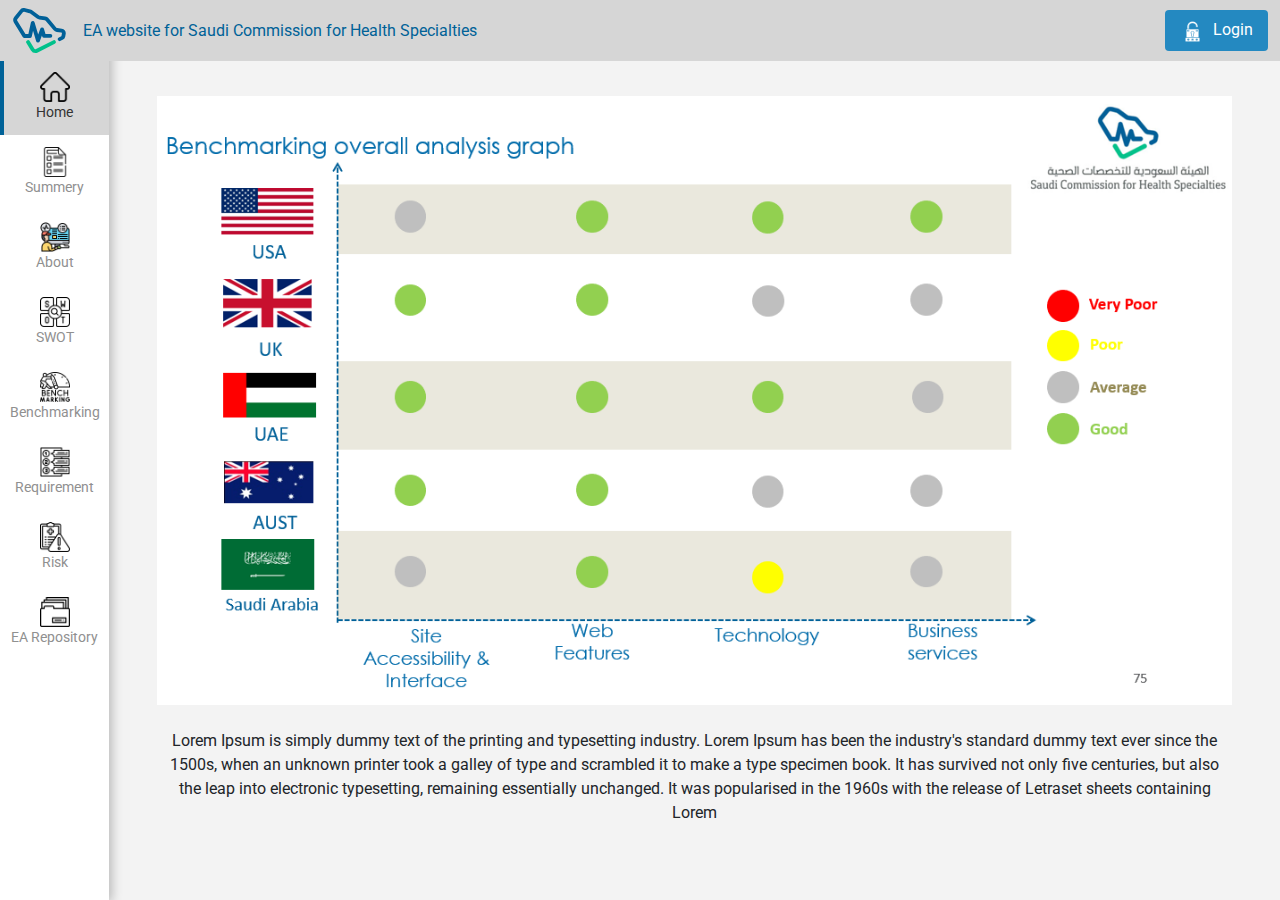
<file: benchmarking.html>
<!DOCTYPE html>
<html>

<head>

    <!-- Meta
  ============================================= -->

    <meta charset="utf-8">
    <meta name="viewport" content="width=device-width, initial-scale=1">
    <meta name="title" content=" MCit" />

    <meta name="author" content="MCit">
    <!-- description -->
    <meta name="description" content="">
    <!-- keywords -->
    <meta name="keywords" content="">
    <meta name="viewport" content="width=device-width, initial-scale=1.0" />

    <!-- Stylesheets
	============================================= -->
    <link rel="stylesheet" type="text/css" href="src/libs/css/bootstrap.css" />
    <link rel="stylesheet" type="text/css" href="src/libs/css/owl.carousel.min.css" />
    <link rel="stylesheet" type="text/css" href="src/libs/css/font-awesome.css" />
    <link rel="stylesheet" type="text/css" href="src/libs/css/fancybox.min.css" />
    <link rel="stylesheet" type="text/css" href="src/libs/css/animate.min.css" />
    <link rel="preconnect" href="https://fonts.googleapis.com">
    <link rel="preconnect" href="https://fonts.gstatic.com" crossorigin>
    <link href="https://fonts.googleapis.com/css2?family=Roboto:wght@300;400;500;700&display=swap" rel="stylesheet">
    <link rel="stylesheet" type="text/css" href="src/libs/css/style.css" />
    <link rel="stylesheet" type="text/css" href="src/libs/css/media.css" />


    <!--[if lt IE 9]>
      <script src="https://oss.maxcdn.com/src/libs/html5shiv/3.7.0/html5shiv.js"></script>
      <script src="https://oss.maxcdn.com/src/libs/respond.js/1.4.2/respond.min.js"></script>
    <![endif]-->


    <!-- Favicon  
	============================================= -->
    <link rel="shortcut icon" href="src/images/icons/favicon.ico">
    <link rel="apple-touch-icon" href="src/images/icons/apple-touch-icon-57x57.png">
    <link rel="apple-touch-icon" sizes="72x72" href="src/images/icons/apple-touch-icon-72x72.png">
    <link rel="apple-touch-icon" sizes="114x114" href="src/images/icons/apple-touch-icon-114x114.png">

    <!-- Title
	============================================= -->
    <title>Health Specialties Authority</title>
</head>

<body>
    <header>
        <div class="container-fluid">
            <div class="d-flex justify-content-between align-items-center">
                <div class="logo py-2 text-center d-flex align-items-center">
                    <a href="#">
                        <img src="./src/images/logo.svg" width="55" height="45">
                    </a>
                    <p class="main-text mb-0 ms-3">EA website for Saudi Commission for Health Specialties</p>
                </div>

                <div class="btn-login">
                    <a href="#">
                        <!-- <i class="fa fa-lock" aria-hidden="true"></i> -->
                        <img class="me-1" src="./src/images/icons/Login.png" width="30" height="30">
                        Login
                    </a>
                </div>
            </div>
        </div>
    </header>

    <div class="container-fluid p-0">
        <div class="d-flex align-self-stretch">

            <div class="sidbar py-4">
                <div class="main_menu">
                    <nav class="navbar navbar-expand-lg ">
                        <div class="w-100" id="main_nav">
                            <ul class="navbar-nav flex-column w-100 text-center">
                                <li class="nav-item active">
                                  <a class="nav-link" href="index.html">
                                    <img src="./src/images/icons/home.png" width="30" height="30">
                                    Home
                                  </a>
                                </li>
                
                
                                <li class="nav-item dropdown">
                                  <a class="nav-link  dropdown-toggle" href="#" data-bs-toggle="dropdown">
                                    <img src="./src/images/icons/Summary.png" width="30" height="30">
                                    Summery
                                  </a>
                                  <ul class="dropdown-menu">
                                    <li><a class="dropdown-item" href="./executive-summary.html"> Executive Summary</a></li>
                                    <li><a class="dropdown-item" href="#"> Academic Affairs</a></li>
                                    <li><a class="dropdown-item" href="#"> Profissional Practice Affairs</a></li>
                                    <li><a class="dropdown-item" href="#">Health Acadamy </a></li>
                                    <li><a class="dropdown-item" href="#"> Leadership Health acadamy </a></li>
                                    <li><a class="dropdown-item" href="#">Enterprise Excellence </a></li>
                                    <li><a class="dropdown-item" href="#">Shared Services </a></li>
                                  </ul>
                                </li>
                                <li class="nav-item">
                                  <a class="nav-link" href="about.html">
                                    <img src="./src/images/icons/About.png" width="30" height="30">
                                    <span>
                                      About
                                    </span>
                                  </a>
                                </li>
                                <li class="nav-item">
                                  <a class="nav-link" href="./swot.html">
                                    <img src="./src/images/icons/swot.png" width="30" height="30">
                                    SWOT
                                  </a>
                                </li>
                
                                <li class="nav-item">
                                  <a class="nav-link" href="./benchmarking.html">
                                    <img src="./src/images/icons/benchmarking.png" width="30" height="30">
                                    Benchmarking
                                  </a>
                                </li>
                
                                <li class="nav-item">
                                  <a class="nav-link" href="./Requirement.html">
                                    <img src="./src/images/icons/requirement-1.png" width="30" height="30">
                                    Requirement
                                  </a>
                                </li>
                
                                <li class="nav-item">
                                  <a class="nav-link" href="./risk.html">
                                    <img src="./src/images/icons/Risk.png" width="30" height="30">
                                    Risk
                                  </a>
                                </li>
                
                                <li class="nav-item">
                                  <a class="nav-link" href="./Repository.html">
                                    <img src="./src/images/icons/repository.png" width="30" height="30">
                                    EA Repository
                                  </a>
                                </li>
                
                              </ul>
                        </div>
                    </nav>
                </div>

            </div>

            <div id="main-cont" class="position-relative">
                <div class="p-5 mt-5">
                    <div class="d-flex flex-column align-items-center ">
                        <img src="./src/images/bench.png" class="img-fluid mb-4">
                        <p class="text-center">
                            Lorem Ipsum is simply dummy text of the printing and typesetting industry. Lorem Ipsum has been the industry's standard dummy text ever since the 1500s, when an unknown printer took a galley of type and scrambled it to make a type specimen book. It has survived not only five centuries, but also the leap into electronic typesetting, remaining essentially unchanged. It was popularised in the 1960s with the release of Letraset sheets containing Lorem
                        </p>
                    </div>
                   
                </div>


            </div>
        </div>
    </div>
    <!-- script
	============================================= -->
    <script type="text/javascript" src="src/libs/js/jquery.min.js"></script>
    <script type="text/javascript" src="src/libs/js/popper.min.js"></script>
    <script type="text/javascript" src="src/libs/js/bootstrap.min.js"></script>
    <script type="text/javascript" src="src/libs/js/owl.carousel.min.js"></script>
    <script type="text/javascript" src="src/libs/js/fancybox.min.js"></script>
    <script type="text/javascript" src="src/libs/js/functions.js"></script>
</body>

</html>
</file>
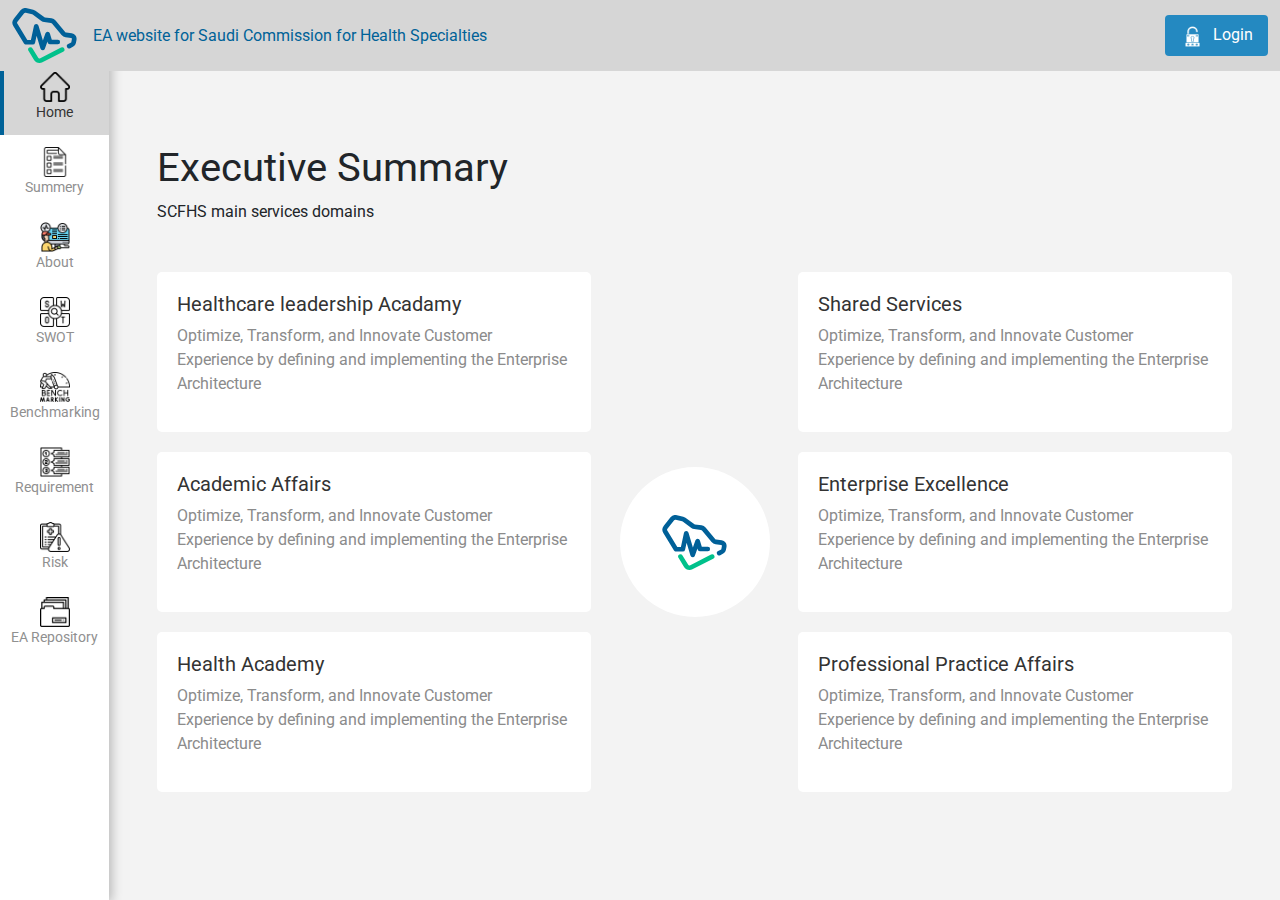
<file: executive-summary.html>
<!DOCTYPE html>
<html>

<head>

    <!-- Meta
  ============================================= -->

    <meta charset="utf-8">
    <meta name="viewport" content="width=device-width, initial-scale=1">
    <meta name="title" content=" MCit" />

    <meta name="author" content="MCit">
    <!-- description -->
    <meta name="description" content="">
    <!-- keywords -->
    <meta name="keywords" content="">
    <meta name="viewport" content="width=device-width, initial-scale=1.0" />

    <!-- Stylesheets
	============================================= -->
    <link rel="stylesheet" type="text/css" href="src/libs/css/bootstrap.css" />
    <link rel="stylesheet" type="text/css" href="src/libs/css/owl.carousel.min.css" />
    <link rel="stylesheet" type="text/css" href="src/libs/css/font-awesome.css" />
    <link rel="stylesheet" type="text/css" href="src/libs/css/fancybox.min.css" />
    <link rel="stylesheet" type="text/css" href="src/libs/css/animate.min.css" />
    <link rel="preconnect" href="https://fonts.googleapis.com">
    <link rel="preconnect" href="https://fonts.gstatic.com" crossorigin>
    <link href="https://fonts.googleapis.com/css2?family=Roboto:wght@300;400;500;700&display=swap" rel="stylesheet">
    <link rel="stylesheet" type="text/css" href="src/libs/css/style.css" />
    <link rel="stylesheet" type="text/css" href="src/libs/css/media.css" />


    <!--[if lt IE 9]>
      <script src="https://oss.maxcdn.com/src/libs/html5shiv/3.7.0/html5shiv.js"></script>
      <script src="https://oss.maxcdn.com/src/libs/respond.js/1.4.2/respond.min.js"></script>
    <![endif]-->


    <!-- Favicon  
	============================================= -->
    <link rel="shortcut icon" href="src/images/icons/favicon.ico">
    <link rel="apple-touch-icon" href="src/images/icons/apple-touch-icon-57x57.png">
    <link rel="apple-touch-icon" sizes="72x72" href="src/images/icons/apple-touch-icon-72x72.png">
    <link rel="apple-touch-icon" sizes="114x114" href="src/images/icons/apple-touch-icon-114x114.png">

    <!-- Title
	============================================= -->
    <title>Health Specialties Authority</title>
</head>

<body>
    <header>
        <div class="container-fluid">
            <div class="d-flex justify-content-between align-items-center">
                <div class="logo py-2 text-center d-flex align-items-center">
                    <a href="#">
                        <img src="./src/images/logo.svg" width="65" height="55">
                    </a>
                    <p class="main-text mb-0 ms-3">EA website for Saudi Commission for Health Specialties</p>
                </div>

                <div class="btn-login">
                    <a href="#">
                        <!-- <i class="fa fa-lock" aria-hidden="true"></i> -->
                        <img class="me-1" src="./src/images/icons/Login.png" width="30" height="30">
                        Login
                    </a>
                </div>
            </div>
        </div>
    </header>

    <div class="container-fluid p-0">
        <div class="d-flex align-self-stretch">

            <div class="sidbar py-4">
                <div class="main_menu">
                    <nav class="navbar navbar-expand-lg ">
                        <div class="w-100" id="main_nav">
                            <ul class="navbar-nav flex-column w-100 text-center">
                                <li class="nav-item active">
                                    <a class="nav-link" href="index.html">
                                        <img src="./src/images/icons/home.png" width="30" height="30">
                                        Home
                                    </a>
                                </li>


                                <li class="nav-item dropdown">
                                    <a class="nav-link  dropdown-toggle" href="#" data-bs-toggle="dropdown">
                                        <img src="./src/images/icons/Summary.png" width="30" height="30">
                                        Summery
                                    </a>
                                    <ul class="dropdown-menu">
                                        <li><a class="dropdown-item" href="./executive-summary.html"> Executive Summary</a></li>
                                        <li><a class="dropdown-item" href="#"> Academic Affairs</a></li>
                                        <li><a class="dropdown-item" href="#"> Profissional Practice Affairs</a></li>
                                        <li><a class="dropdown-item" href="#">Health Acadamy </a></li>
                                        <li><a class="dropdown-item" href="#"> Leadership Health acadamy </a></li>
                                        <li><a class="dropdown-item" href="#">Enterprise Excellence </a></li>
                                        <li><a class="dropdown-item" href="#">Shared Services </a></li>
                                    </ul>
                                </li>
                                <li class="nav-item">
                                    <a class="nav-link" href="about.html">
                                        <img src="./src/images/icons/About.png" width="30" height="30">
                                        <span>
                                            About
                                        </span>
                                    </a>
                                </li>
                                <li class="nav-item">
                                    <a class="nav-link" href="#">
                                        <img src="./src/images/icons/swot.png" width="30" height="30">
                                        SWOT
                                    </a>
                                </li>

                                <li class="nav-item">
                                    <a class="nav-link" href="#">
                                        <img src="./src/images/icons/benchmarking.png" width="30" height="30">
                                        Benchmarking
                                    </a>
                                </li>

                                <li class="nav-item">
                                    <a class="nav-link" href="#">
                                        <img src="./src/images/icons/requirement-1.png" width="30" height="30">
                                        Requirement
                                    </a>
                                </li>

                                <li class="nav-item">
                                    <a class="nav-link" href="#">
                                        <img src="./src/images/icons/Risk.png" width="30" height="30">
                                        Risk
                                    </a>
                                </li>

                                <li class="nav-item">
                                    <a class="nav-link" href="#">
                                        <img src="./src/images/icons/repository.png" width="30" height="30">
                                        EA Repository
                                    </a>
                                </li>

                            </ul>
                        </div>
                    </nav>
                </div>

            </div>

            <div id="main-cont" class="position-relative pt-5">
                <div class="p-5">
                    <h1 class="mb-2 fw-normal mt-5">Executive Summary</h1>
                    <div class=" mb-5">
                        <span>SCFHS main services domains</span>
                    </div>

                    <div class="mt-5">
                        <div class="row align-items-center">
                            <div class="col-md-5">
                                <a class="set-card" href="./summery.html">
                                    <h5 class="fw-normal">Healthcare leadership Acadamy</h5>
                                    <p>
                                        Optimize, Transform, and Innovate Customer Experience by defining and
                                        implementing the Enterprise Architecture
                                    </p>
                                </a>

                                <a class="set-card" href="./summery.html">
                                    <h5 class="fw-normal">Academic Affairs</h5>
                                    <p>
                                        Optimize, Transform, and Innovate Customer Experience by defining and
                                        implementing the Enterprise Architecture
                                    </p>
                                </a>

                                <a class="set-card" href="./summery.html">
                                    <h5 class="fw-normal">Health Academy</h5>
                                    <p>
                                        Optimize, Transform, and Innovate Customer Experience by defining and
                                        implementing the Enterprise Architecture
                                    </p>
                                </a>

                            </div>
                            <div class="col-md-2 d-flex justify-content-center">
                                <div class="service-cont d-flex align-items-center flex-column justify-content-center bg-white p-3">
                                    <img src="./src/images/logo.svg" width="65" height="55">
                                </div>
                            </div>


                            <div class="col-md-5">
                                <a class="set-card" href="./summery.html">
                                    <h5 class="fw-normal">Shared Services</h5>
                                    <p>
                                        Optimize, Transform, and Innovate Customer Experience by defining and
                                        implementing the Enterprise Architecture
                                    </p>
                                </a>

                                <a class="set-card" href="./summery.html">
                                    <h5 class="fw-normal">Enterprise Excellence</h5>
                                    <p>
                                        Optimize, Transform, and Innovate Customer Experience by defining and
                                        implementing the Enterprise Architecture
                                    </p>
                                </a>

                                <a class="set-card" href="./summery.html">
                                    <h5 class="fw-normal">Professional Practice Affairs</h5>
                                    <p>
                                        Optimize, Transform, and Innovate Customer Experience by defining and
                                        implementing the Enterprise Architecture
                                    </p>
                                </a>

                            </div>

                        </div>
                    </div>


                </div>
            </div>
        </div>
    </div>
    <!-- script
	============================================= -->
    <script type="text/javascript" src="src/libs/js/jquery.min.js"></script>
    <script type="text/javascript" src="src/libs/js/popper.min.js"></script>
    <script type="text/javascript" src="src/libs/js/bootstrap.min.js"></script>
    <script type="text/javascript" src="src/libs/js/owl.carousel.min.js"></script>
    <script type="text/javascript" src="src/libs/js/fancybox.min.js"></script>
    <script type="text/javascript" src="src/libs/js/functions.js"></script>
</body>

</html>
</file>
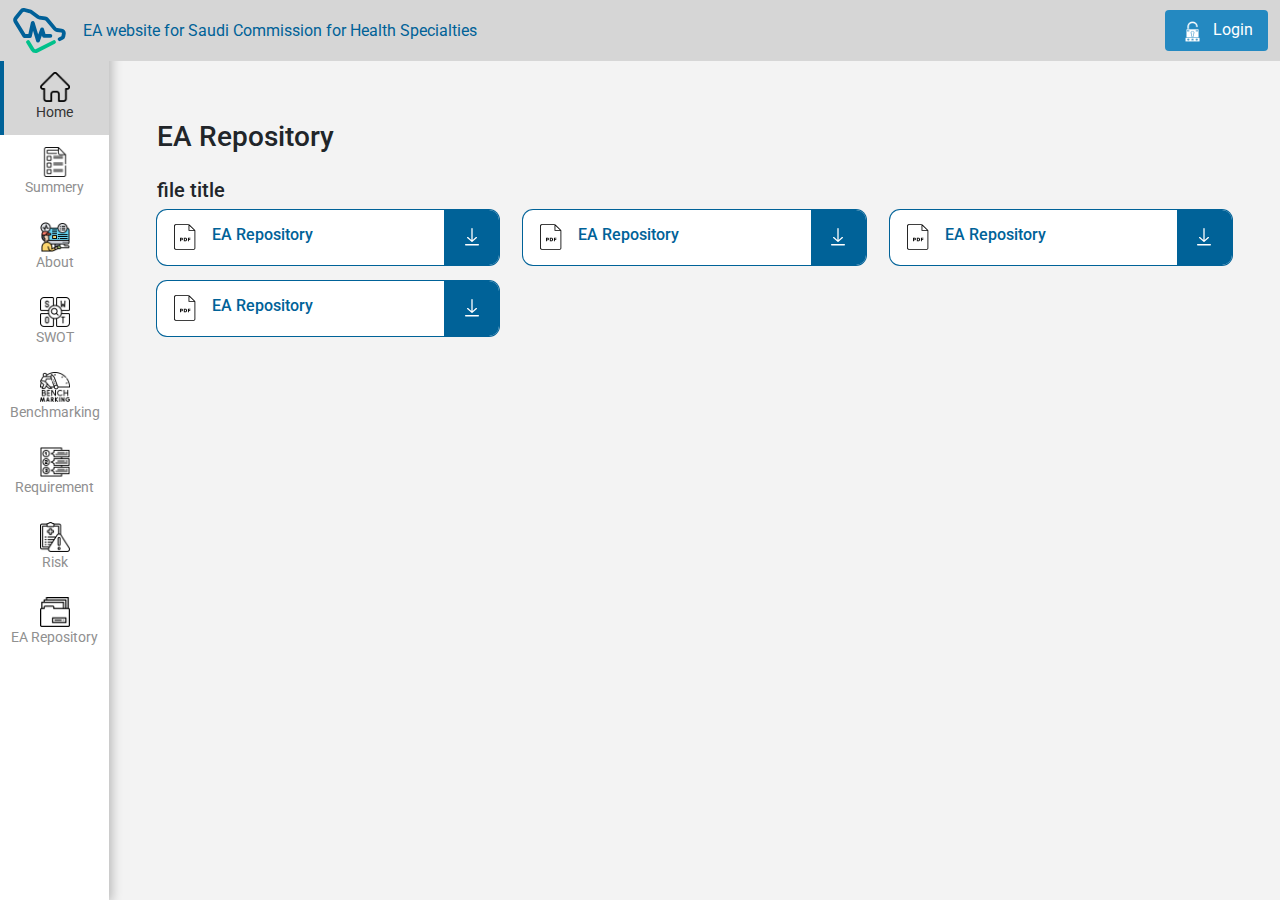
<file: Repository.html>
<!DOCTYPE html>
<html>

<head>

    <!-- Meta
  ============================================= -->

    <meta charset="utf-8">
    <meta name="viewport" content="width=device-width, initial-scale=1">
    <meta name="title" content=" MCit" />

    <meta name="author" content="MCit">
    <!-- description -->
    <meta name="description" content="">
    <!-- keywords -->
    <meta name="keywords" content="">
    <meta name="viewport" content="width=device-width, initial-scale=1.0" />

    <!-- Stylesheets
	============================================= -->
    <link rel="stylesheet" type="text/css" href="src/libs/css/bootstrap.css" />
    <link rel="stylesheet" type="text/css" href="src/libs/css/owl.carousel.min.css" />
    <link rel="stylesheet" type="text/css" href="src/libs/css/font-awesome.css" />
    <link rel="stylesheet" type="text/css" href="src/libs/css/fancybox.min.css" />
    <link rel="stylesheet" type="text/css" href="src/libs/css/animate.min.css" />
    <link rel="preconnect" href="https://fonts.googleapis.com">
    <link rel="preconnect" href="https://fonts.gstatic.com" crossorigin>
    <link href="https://fonts.googleapis.com/css2?family=Roboto:wght@300;400;500;700&display=swap" rel="stylesheet">
    <link rel="stylesheet" type="text/css" href="src/libs/css/style.css" />
    <link rel="stylesheet" type="text/css" href="src/libs/css/media.css" />


    <!--[if lt IE 9]>
      <script src="https://oss.maxcdn.com/src/libs/html5shiv/3.7.0/html5shiv.js"></script>
      <script src="https://oss.maxcdn.com/src/libs/respond.js/1.4.2/respond.min.js"></script>
    <![endif]-->


    <!-- Favicon  
	============================================= -->
    <link rel="shortcut icon" href="src/images/icons/favicon.ico">
    <link rel="apple-touch-icon" href="src/images/icons/apple-touch-icon-57x57.png">
    <link rel="apple-touch-icon" sizes="72x72" href="src/images/icons/apple-touch-icon-72x72.png">
    <link rel="apple-touch-icon" sizes="114x114" href="src/images/icons/apple-touch-icon-114x114.png">

    <!-- Title
	============================================= -->
    <title>Health Specialties Authority</title>
</head>

<body>
    <header>
        <div class="container-fluid">
            <div class="d-flex justify-content-between align-items-center">
                <div class="logo py-2 text-center d-flex align-items-center">
                    <a href="#">
                        <img src="./src/images/logo.svg" width="55" height="45">
                    </a>
                    <p class="main-text mb-0 ms-3">EA website for Saudi Commission for Health Specialties</p>
                </div>

                <div class="btn-login">
                    <a href="#">
                        <!-- <i class="fa fa-lock" aria-hidden="true"></i> -->
                        <img class="me-1" src="./src/images/icons/Login.png" width="30" height="30">
                        Login
                    </a>
                </div>
            </div>
        </div>
    </header>

    <div class="container-fluid p-0">
        <div class="d-flex align-self-stretch">

            <div class="sidbar py-4">
                <div class="main_menu">
                    <nav class="navbar navbar-expand-lg ">
                        <div class="w-100" id="main_nav">
                            <ul class="navbar-nav flex-column w-100 text-center">
                                <li class="nav-item active">
                                  <a class="nav-link" href="index.html">
                                    <img src="./src/images/icons/home.png" width="30" height="30">
                                    Home
                                  </a>
                                </li>
                
                
                                <li class="nav-item dropdown">
                                  <a class="nav-link  dropdown-toggle" href="#" data-bs-toggle="dropdown">
                                    <img src="./src/images/icons/Summary.png" width="30" height="30">
                                    Summery
                                  </a>
                                  <ul class="dropdown-menu">
                                    <li><a class="dropdown-item" href="./executive-summary.html"> Executive Summary</a></li>
                                    <li><a class="dropdown-item" href="#"> Academic Affairs</a></li>
                                    <li><a class="dropdown-item" href="#"> Profissional Practice Affairs</a></li>
                                    <li><a class="dropdown-item" href="#">Health Acadamy </a></li>
                                    <li><a class="dropdown-item" href="#"> Leadership Health acadamy </a></li>
                                    <li><a class="dropdown-item" href="#">Enterprise Excellence </a></li>
                                    <li><a class="dropdown-item" href="#">Shared Services </a></li>
                                  </ul>
                                </li>
                                <li class="nav-item">
                                  <a class="nav-link" href="about.html">
                                    <img src="./src/images/icons/About.png" width="30" height="30">
                                    <span>
                                      About
                                    </span>
                                  </a>
                                </li>
                                <li class="nav-item">
                                  <a class="nav-link" href="./swot.html">
                                    <img src="./src/images/icons/swot.png" width="30" height="30">
                                    SWOT
                                  </a>
                                </li>
                
                                <li class="nav-item">
                                  <a class="nav-link" href="./benchmarking.html">
                                    <img src="./src/images/icons/benchmarking.png" width="30" height="30">
                                    Benchmarking
                                  </a>
                                </li>
                
                                <li class="nav-item">
                                  <a class="nav-link" href="./Requirement.html">
                                    <img src="./src/images/icons/requirement-1.png" width="30" height="30">
                                    Requirement
                                  </a>
                                </li>
                
                                <li class="nav-item">
                                  <a class="nav-link" href="./risk.html">
                                    <img src="./src/images/icons/Risk.png" width="30" height="30">
                                    Risk
                                  </a>
                                </li>
                
                                <li class="nav-item">
                                  <a class="nav-link" href="./Repository.html">
                                    <img src="./src/images/icons/repository.png" width="30" height="30">
                                    EA Repository
                                  </a>
                                </li>
                
                              </ul>
                        </div>
                    </nav>
                </div>

            </div>

            <div id="main-cont" class="position-relative">
                <div class="p-5 mt-5">
                    <h3 class="mb-4 mt-4 mb-4">
                        EA Repository
                    </h3>

                    <div class="row">
                        <h5 class="mb-2">file title</h5>
                        <div class="col-sm-4">
                            <div class="PDF_Download mb-3">
                                <svg width="24px" height="24px" viewBox="0 0 24 24"
                                    version="1.1" xmlns="http://www.w3.org/2000/svg"
                                    xmlns:xlink="http://www.w3.org/1999/xlink" class="svgreplace pdf-icon replaced-svg">
                                    <g stroke="none" stroke-width="1" fill-rule="evenodd">
                                        <path
                                            d="M5,4 C5,6.24569448 5,11.579028 5,20 C5,20.5 5.5,21 6,21 C10.3333328,21 14.6666656,21 19,21 C19.5,21 20,20.5 20,20 C20,15.8333359 20,11.6666679 20,7.5 C20,7.36731358 19.8976387,7.13556783 19.7952774,7.03650851 C18.4890127,5.77238133 17.1827481,4.50825415 15.8764834,3.24412697 C15.7923952,3.16275131 15.5,3 15,3 C11.8390106,3 8.51747843,3 6,3 C5.5,3 5,3.5 5,4 Z M6.5,3.58064516 C9.4,3.58064516 12.3,3.58064516 15.2,3.58064516 L15.2,7.64516129 L19.4,7.64516129 C19.4,11.7634409 19.4,15.8817204 19.4,20 C19.4,20.2096774 19.1333365,20.4193548 19,20.4193548 C14.8333365,20.4193548 10.6666682,20.4193548 6.5,20.4193548 C6.05,20.4193548 5.6,19.8064522 5.6,19.5 C5.6,14.5000006 5.6,9.50000031 5.6,4.5 C5.6,4.04032258 6.05,3.58064516 6.5,3.58064516 Z M15.8,3.99117958 L18.9757814,7.06451613 L15.8,7.06451613 L15.8,3.99117958 Z M11.88125,12.5103328 L11.88125,14.9667339 L12.9464843,14.9667339 C13.709375,14.9667339 14.1324218,14.5210434 14.1324218,13.7147177 C14.1324218,12.9480847 13.7023439,12.5103328 12.9464843,12.5103328 L11.88125,12.5103328 Z M10.3144532,12.5126008 L9.2035157,12.5126008 L9.2035157,14.9667339 L9.8480468,14.9667339 L9.8480468,14.2465977 L10.2757814,14.2465977 C10.840625,14.2465977 11.2285157,13.9052419 11.2285157,13.3835685 C11.2285157,12.8562249 10.859375,12.5126008 10.3144532,12.5126008 Z M14.7921875,12.5126008 L14.7921875,14.9667339 L15.4355468,14.9667339 L15.4355468,14.0515372 L16.4175782,14.0515372 L16.4175782,13.5740927 L15.4355468,13.5740927 L15.4355468,13.013861 L16.5171875,13.013861 L16.5171875,12.5126008 L14.7921875,12.5126008 Z M9.8480468,12.9911796 L10.1433593,12.9911796 C10.4164064,12.9911796 10.5769532,13.126134 10.5769532,13.3847025 C10.5769532,13.6398691 10.4140625,13.7759578 10.1410157,13.7759578 L9.8480468,13.7759578 L9.8480468,12.9911796 Z M12.5269532,13.0115927 L12.8304689,13.0115927 C13.2359375,13.0115927 13.475,13.2690273 13.475,13.7271926 C13.475,14.2137097 13.2488282,14.4643396 12.8304689,14.4643396 L12.5269532,14.4643396 L12.5269532,13.0115927 Z">
                                        </path>
                                    </g>
                                </svg>
                                <h1 id="ixxw">EA Repository</h1>
                                <a href="#" id="i0evh">
                                    <svg width="24px" height="24px" viewBox="0 0 24 24" version="1.1"
                                        xmlns="http://www.w3.org/2000/svg" xmlns:xlink="http://www.w3.org/1999/xlink"
                                        class="svgreplace replaced-svg">
                                        <g stroke="none" stroke-width="1" fill="none" fill-rule="evenodd">
                                            <g fill="#FFFFFF">
                                                <path
                                                    d="M12,3 C11.6304348,3 11.3478261,3.25277778 11.3478261,3.58333333 L11.3478261,15.0166667 L8.10869565,12.1194444 C7.84782609,11.8861111 7.43478261,11.8861111 7.19565217,12.1194444 C6.93478261,12.3527778 6.93478261,12.7222222 7.19565217,12.9361111 L11.5434783,16.825 C11.673913,16.9416667 11.8478261,17 12,17 C12.1521739,17 12.326087,16.9416667 12.4565217,16.825 L16.8043478,12.9361111 C17.0652174,12.7027778 17.0652174,12.3333333 16.8043478,12.1194444 C16.5434783,11.8861111 16.1304348,11.8861111 15.8913043,12.1194444 L12.6521739,15.0166667 L12.6521739,3.58333333 C12.6521739,3.25277778 12.3695652,3 12,3 Z M19,19.75 C19,19.325 18.7339181,19 18.3859649,19 L5.61403509,19 C5.26608187,19 5,19.325 5,19.75 C5,20.175 5.26608187,20.5 5.61403509,20.5 L18.3859649,20.5 C18.7339181,20.5 19,20.15 19,19.75 Z">
                                                </path>
                                            </g>
                                        </g>
                                    </svg>
                                    download
                                </a>
                            </div>
                        </div>
                        <div class="col-sm-4">
                            <div class="PDF_Download mb-3">
                                <svg width="24px" height="24px" viewBox="0 0 24 24"
                                    version="1.1" xmlns="http://www.w3.org/2000/svg"
                                    xmlns:xlink="http://www.w3.org/1999/xlink" class="svgreplace pdf-icon replaced-svg">
                                    <g stroke="none" stroke-width="1" fill-rule="evenodd">
                                        <path
                                            d="M5,4 C5,6.24569448 5,11.579028 5,20 C5,20.5 5.5,21 6,21 C10.3333328,21 14.6666656,21 19,21 C19.5,21 20,20.5 20,20 C20,15.8333359 20,11.6666679 20,7.5 C20,7.36731358 19.8976387,7.13556783 19.7952774,7.03650851 C18.4890127,5.77238133 17.1827481,4.50825415 15.8764834,3.24412697 C15.7923952,3.16275131 15.5,3 15,3 C11.8390106,3 8.51747843,3 6,3 C5.5,3 5,3.5 5,4 Z M6.5,3.58064516 C9.4,3.58064516 12.3,3.58064516 15.2,3.58064516 L15.2,7.64516129 L19.4,7.64516129 C19.4,11.7634409 19.4,15.8817204 19.4,20 C19.4,20.2096774 19.1333365,20.4193548 19,20.4193548 C14.8333365,20.4193548 10.6666682,20.4193548 6.5,20.4193548 C6.05,20.4193548 5.6,19.8064522 5.6,19.5 C5.6,14.5000006 5.6,9.50000031 5.6,4.5 C5.6,4.04032258 6.05,3.58064516 6.5,3.58064516 Z M15.8,3.99117958 L18.9757814,7.06451613 L15.8,7.06451613 L15.8,3.99117958 Z M11.88125,12.5103328 L11.88125,14.9667339 L12.9464843,14.9667339 C13.709375,14.9667339 14.1324218,14.5210434 14.1324218,13.7147177 C14.1324218,12.9480847 13.7023439,12.5103328 12.9464843,12.5103328 L11.88125,12.5103328 Z M10.3144532,12.5126008 L9.2035157,12.5126008 L9.2035157,14.9667339 L9.8480468,14.9667339 L9.8480468,14.2465977 L10.2757814,14.2465977 C10.840625,14.2465977 11.2285157,13.9052419 11.2285157,13.3835685 C11.2285157,12.8562249 10.859375,12.5126008 10.3144532,12.5126008 Z M14.7921875,12.5126008 L14.7921875,14.9667339 L15.4355468,14.9667339 L15.4355468,14.0515372 L16.4175782,14.0515372 L16.4175782,13.5740927 L15.4355468,13.5740927 L15.4355468,13.013861 L16.5171875,13.013861 L16.5171875,12.5126008 L14.7921875,12.5126008 Z M9.8480468,12.9911796 L10.1433593,12.9911796 C10.4164064,12.9911796 10.5769532,13.126134 10.5769532,13.3847025 C10.5769532,13.6398691 10.4140625,13.7759578 10.1410157,13.7759578 L9.8480468,13.7759578 L9.8480468,12.9911796 Z M12.5269532,13.0115927 L12.8304689,13.0115927 C13.2359375,13.0115927 13.475,13.2690273 13.475,13.7271926 C13.475,14.2137097 13.2488282,14.4643396 12.8304689,14.4643396 L12.5269532,14.4643396 L12.5269532,13.0115927 Z">
                                        </path>
                                    </g>
                                </svg>
                                <h1 id="ixxw">EA Repository</h1>
                                <a href="#" id="i0evh">
                                    <svg width="24px" height="24px" viewBox="0 0 24 24" version="1.1"
                                        xmlns="http://www.w3.org/2000/svg" xmlns:xlink="http://www.w3.org/1999/xlink"
                                        class="svgreplace replaced-svg">
                                        <g stroke="none" stroke-width="1" fill="none" fill-rule="evenodd">
                                            <g fill="#FFFFFF">
                                                <path
                                                    d="M12,3 C11.6304348,3 11.3478261,3.25277778 11.3478261,3.58333333 L11.3478261,15.0166667 L8.10869565,12.1194444 C7.84782609,11.8861111 7.43478261,11.8861111 7.19565217,12.1194444 C6.93478261,12.3527778 6.93478261,12.7222222 7.19565217,12.9361111 L11.5434783,16.825 C11.673913,16.9416667 11.8478261,17 12,17 C12.1521739,17 12.326087,16.9416667 12.4565217,16.825 L16.8043478,12.9361111 C17.0652174,12.7027778 17.0652174,12.3333333 16.8043478,12.1194444 C16.5434783,11.8861111 16.1304348,11.8861111 15.8913043,12.1194444 L12.6521739,15.0166667 L12.6521739,3.58333333 C12.6521739,3.25277778 12.3695652,3 12,3 Z M19,19.75 C19,19.325 18.7339181,19 18.3859649,19 L5.61403509,19 C5.26608187,19 5,19.325 5,19.75 C5,20.175 5.26608187,20.5 5.61403509,20.5 L18.3859649,20.5 C18.7339181,20.5 19,20.15 19,19.75 Z">
                                                </path>
                                            </g>
                                        </g>
                                    </svg>
                                    download
                                </a>
                            </div>
                        </div>

                        <div class="col-sm-4">
                            <div class="PDF_Download mb-3">
                                <svg width="24px" height="24px" viewBox="0 0 24 24"
                                    version="1.1" xmlns="http://www.w3.org/2000/svg"
                                    xmlns:xlink="http://www.w3.org/1999/xlink" class="svgreplace pdf-icon replaced-svg">
                                    <g stroke="none" stroke-width="1" fill-rule="evenodd">
                                        <path
                                            d="M5,4 C5,6.24569448 5,11.579028 5,20 C5,20.5 5.5,21 6,21 C10.3333328,21 14.6666656,21 19,21 C19.5,21 20,20.5 20,20 C20,15.8333359 20,11.6666679 20,7.5 C20,7.36731358 19.8976387,7.13556783 19.7952774,7.03650851 C18.4890127,5.77238133 17.1827481,4.50825415 15.8764834,3.24412697 C15.7923952,3.16275131 15.5,3 15,3 C11.8390106,3 8.51747843,3 6,3 C5.5,3 5,3.5 5,4 Z M6.5,3.58064516 C9.4,3.58064516 12.3,3.58064516 15.2,3.58064516 L15.2,7.64516129 L19.4,7.64516129 C19.4,11.7634409 19.4,15.8817204 19.4,20 C19.4,20.2096774 19.1333365,20.4193548 19,20.4193548 C14.8333365,20.4193548 10.6666682,20.4193548 6.5,20.4193548 C6.05,20.4193548 5.6,19.8064522 5.6,19.5 C5.6,14.5000006 5.6,9.50000031 5.6,4.5 C5.6,4.04032258 6.05,3.58064516 6.5,3.58064516 Z M15.8,3.99117958 L18.9757814,7.06451613 L15.8,7.06451613 L15.8,3.99117958 Z M11.88125,12.5103328 L11.88125,14.9667339 L12.9464843,14.9667339 C13.709375,14.9667339 14.1324218,14.5210434 14.1324218,13.7147177 C14.1324218,12.9480847 13.7023439,12.5103328 12.9464843,12.5103328 L11.88125,12.5103328 Z M10.3144532,12.5126008 L9.2035157,12.5126008 L9.2035157,14.9667339 L9.8480468,14.9667339 L9.8480468,14.2465977 L10.2757814,14.2465977 C10.840625,14.2465977 11.2285157,13.9052419 11.2285157,13.3835685 C11.2285157,12.8562249 10.859375,12.5126008 10.3144532,12.5126008 Z M14.7921875,12.5126008 L14.7921875,14.9667339 L15.4355468,14.9667339 L15.4355468,14.0515372 L16.4175782,14.0515372 L16.4175782,13.5740927 L15.4355468,13.5740927 L15.4355468,13.013861 L16.5171875,13.013861 L16.5171875,12.5126008 L14.7921875,12.5126008 Z M9.8480468,12.9911796 L10.1433593,12.9911796 C10.4164064,12.9911796 10.5769532,13.126134 10.5769532,13.3847025 C10.5769532,13.6398691 10.4140625,13.7759578 10.1410157,13.7759578 L9.8480468,13.7759578 L9.8480468,12.9911796 Z M12.5269532,13.0115927 L12.8304689,13.0115927 C13.2359375,13.0115927 13.475,13.2690273 13.475,13.7271926 C13.475,14.2137097 13.2488282,14.4643396 12.8304689,14.4643396 L12.5269532,14.4643396 L12.5269532,13.0115927 Z">
                                        </path>
                                    </g>
                                </svg>
                                <h1 id="ixxw">EA Repository</h1>
                                <a href="#" id="i0evh">
                                    <svg width="24px" height="24px" viewBox="0 0 24 24" version="1.1"
                                        xmlns="http://www.w3.org/2000/svg" xmlns:xlink="http://www.w3.org/1999/xlink"
                                        class="svgreplace replaced-svg">
                                        <g stroke="none" stroke-width="1" fill="none" fill-rule="evenodd">
                                            <g fill="#FFFFFF">
                                                <path
                                                    d="M12,3 C11.6304348,3 11.3478261,3.25277778 11.3478261,3.58333333 L11.3478261,15.0166667 L8.10869565,12.1194444 C7.84782609,11.8861111 7.43478261,11.8861111 7.19565217,12.1194444 C6.93478261,12.3527778 6.93478261,12.7222222 7.19565217,12.9361111 L11.5434783,16.825 C11.673913,16.9416667 11.8478261,17 12,17 C12.1521739,17 12.326087,16.9416667 12.4565217,16.825 L16.8043478,12.9361111 C17.0652174,12.7027778 17.0652174,12.3333333 16.8043478,12.1194444 C16.5434783,11.8861111 16.1304348,11.8861111 15.8913043,12.1194444 L12.6521739,15.0166667 L12.6521739,3.58333333 C12.6521739,3.25277778 12.3695652,3 12,3 Z M19,19.75 C19,19.325 18.7339181,19 18.3859649,19 L5.61403509,19 C5.26608187,19 5,19.325 5,19.75 C5,20.175 5.26608187,20.5 5.61403509,20.5 L18.3859649,20.5 C18.7339181,20.5 19,20.15 19,19.75 Z">
                                                </path>
                                            </g>
                                        </g>
                                    </svg>
                                    download
                                </a>
                            </div>
                        </div>

                        <div class="col-sm-4">
                            <div class="PDF_Download mb-3">
                                <svg width="24px" height="24px" viewBox="0 0 24 24"
                                    version="1.1" xmlns="http://www.w3.org/2000/svg"
                                    xmlns:xlink="http://www.w3.org/1999/xlink" class="svgreplace pdf-icon replaced-svg">
                                    <g stroke="none" stroke-width="1" fill-rule="evenodd">
                                        <path
                                            d="M5,4 C5,6.24569448 5,11.579028 5,20 C5,20.5 5.5,21 6,21 C10.3333328,21 14.6666656,21 19,21 C19.5,21 20,20.5 20,20 C20,15.8333359 20,11.6666679 20,7.5 C20,7.36731358 19.8976387,7.13556783 19.7952774,7.03650851 C18.4890127,5.77238133 17.1827481,4.50825415 15.8764834,3.24412697 C15.7923952,3.16275131 15.5,3 15,3 C11.8390106,3 8.51747843,3 6,3 C5.5,3 5,3.5 5,4 Z M6.5,3.58064516 C9.4,3.58064516 12.3,3.58064516 15.2,3.58064516 L15.2,7.64516129 L19.4,7.64516129 C19.4,11.7634409 19.4,15.8817204 19.4,20 C19.4,20.2096774 19.1333365,20.4193548 19,20.4193548 C14.8333365,20.4193548 10.6666682,20.4193548 6.5,20.4193548 C6.05,20.4193548 5.6,19.8064522 5.6,19.5 C5.6,14.5000006 5.6,9.50000031 5.6,4.5 C5.6,4.04032258 6.05,3.58064516 6.5,3.58064516 Z M15.8,3.99117958 L18.9757814,7.06451613 L15.8,7.06451613 L15.8,3.99117958 Z M11.88125,12.5103328 L11.88125,14.9667339 L12.9464843,14.9667339 C13.709375,14.9667339 14.1324218,14.5210434 14.1324218,13.7147177 C14.1324218,12.9480847 13.7023439,12.5103328 12.9464843,12.5103328 L11.88125,12.5103328 Z M10.3144532,12.5126008 L9.2035157,12.5126008 L9.2035157,14.9667339 L9.8480468,14.9667339 L9.8480468,14.2465977 L10.2757814,14.2465977 C10.840625,14.2465977 11.2285157,13.9052419 11.2285157,13.3835685 C11.2285157,12.8562249 10.859375,12.5126008 10.3144532,12.5126008 Z M14.7921875,12.5126008 L14.7921875,14.9667339 L15.4355468,14.9667339 L15.4355468,14.0515372 L16.4175782,14.0515372 L16.4175782,13.5740927 L15.4355468,13.5740927 L15.4355468,13.013861 L16.5171875,13.013861 L16.5171875,12.5126008 L14.7921875,12.5126008 Z M9.8480468,12.9911796 L10.1433593,12.9911796 C10.4164064,12.9911796 10.5769532,13.126134 10.5769532,13.3847025 C10.5769532,13.6398691 10.4140625,13.7759578 10.1410157,13.7759578 L9.8480468,13.7759578 L9.8480468,12.9911796 Z M12.5269532,13.0115927 L12.8304689,13.0115927 C13.2359375,13.0115927 13.475,13.2690273 13.475,13.7271926 C13.475,14.2137097 13.2488282,14.4643396 12.8304689,14.4643396 L12.5269532,14.4643396 L12.5269532,13.0115927 Z">
                                        </path>
                                    </g>
                                </svg>
                                <h1 id="ixxw">EA Repository</h1>
                                <a href="#" id="i0evh">
                                    <svg width="24px" height="24px" viewBox="0 0 24 24" version="1.1"
                                        xmlns="http://www.w3.org/2000/svg" xmlns:xlink="http://www.w3.org/1999/xlink"
                                        class="svgreplace replaced-svg">
                                        <g stroke="none" stroke-width="1" fill="none" fill-rule="evenodd">
                                            <g fill="#FFFFFF">
                                                <path
                                                    d="M12,3 C11.6304348,3 11.3478261,3.25277778 11.3478261,3.58333333 L11.3478261,15.0166667 L8.10869565,12.1194444 C7.84782609,11.8861111 7.43478261,11.8861111 7.19565217,12.1194444 C6.93478261,12.3527778 6.93478261,12.7222222 7.19565217,12.9361111 L11.5434783,16.825 C11.673913,16.9416667 11.8478261,17 12,17 C12.1521739,17 12.326087,16.9416667 12.4565217,16.825 L16.8043478,12.9361111 C17.0652174,12.7027778 17.0652174,12.3333333 16.8043478,12.1194444 C16.5434783,11.8861111 16.1304348,11.8861111 15.8913043,12.1194444 L12.6521739,15.0166667 L12.6521739,3.58333333 C12.6521739,3.25277778 12.3695652,3 12,3 Z M19,19.75 C19,19.325 18.7339181,19 18.3859649,19 L5.61403509,19 C5.26608187,19 5,19.325 5,19.75 C5,20.175 5.26608187,20.5 5.61403509,20.5 L18.3859649,20.5 C18.7339181,20.5 19,20.15 19,19.75 Z">
                                                </path>
                                            </g>
                                        </g>
                                    </svg>
                                    download
                                </a>
                            </div>
                        </div>
                    </div>

                </div>


            </div>
        </div>
    </div>
    <!-- script
	============================================= -->
    <script type="text/javascript" src="src/libs/js/jquery.min.js"></script>
    <script type="text/javascript" src="src/libs/js/popper.min.js"></script>
    <script type="text/javascript" src="src/libs/js/bootstrap.min.js"></script>
    <script type="text/javascript" src="src/libs/js/owl.carousel.min.js"></script>
    <script type="text/javascript" src="src/libs/js/fancybox.min.js"></script>
    <script type="text/javascript" src="src/libs/js/functions.js"></script>
</body>

</html>
</file>
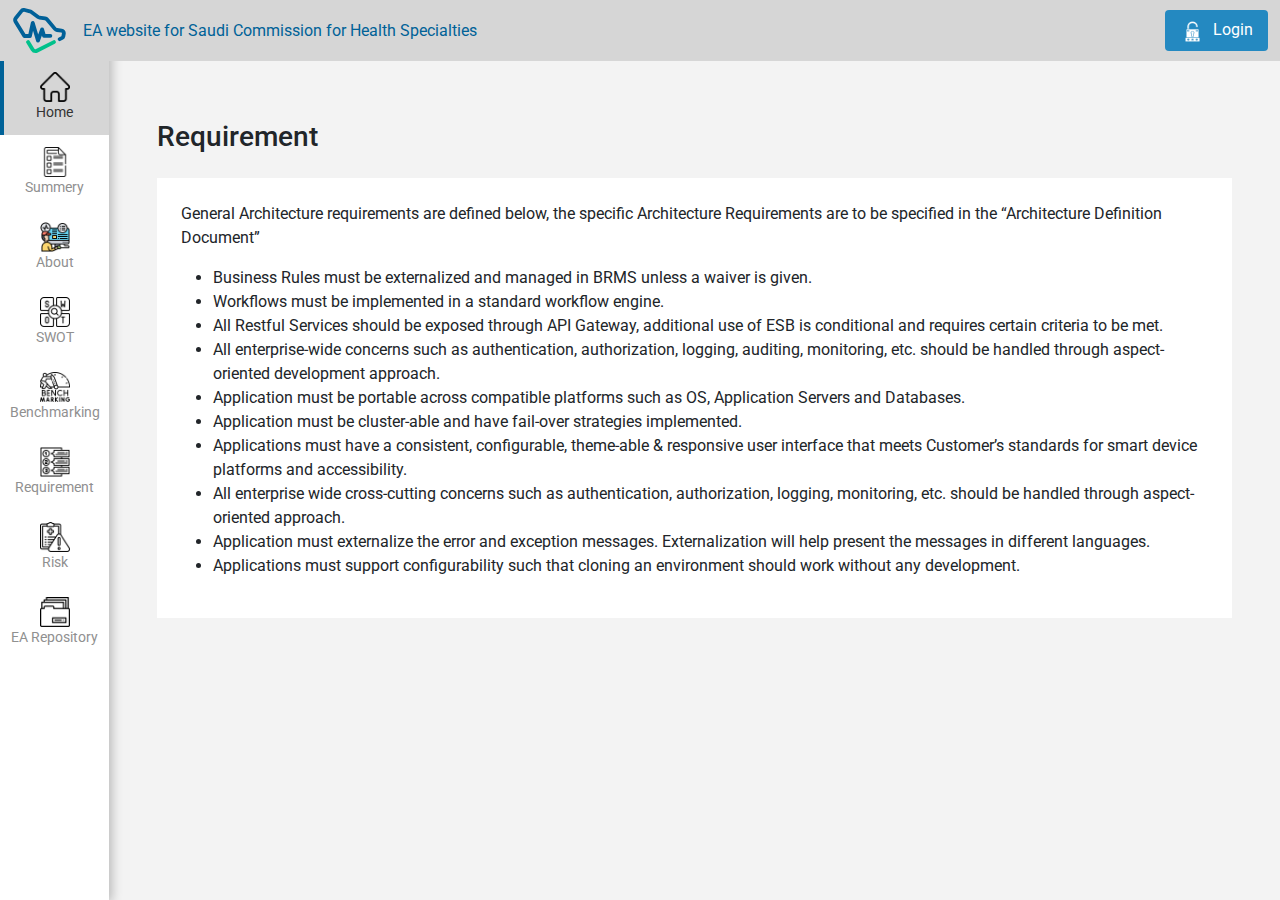
<file: Requirement.html>
<!DOCTYPE html>
<html>

<head>

    <!-- Meta
  ============================================= -->

    <meta charset="utf-8">
    <meta name="viewport" content="width=device-width, initial-scale=1">
    <meta name="title" content=" MCit" />

    <meta name="author" content="MCit">
    <!-- description -->
    <meta name="description" content="">
    <!-- keywords -->
    <meta name="keywords" content="">
    <meta name="viewport" content="width=device-width, initial-scale=1.0" />

    <!-- Stylesheets
	============================================= -->
    <link rel="stylesheet" type="text/css" href="src/libs/css/bootstrap.css" />
    <link rel="stylesheet" type="text/css" href="src/libs/css/owl.carousel.min.css" />
    <link rel="stylesheet" type="text/css" href="src/libs/css/font-awesome.css" />
    <link rel="stylesheet" type="text/css" href="src/libs/css/fancybox.min.css" />
    <link rel="stylesheet" type="text/css" href="src/libs/css/animate.min.css" />
    <link rel="preconnect" href="https://fonts.googleapis.com">
    <link rel="preconnect" href="https://fonts.gstatic.com" crossorigin>
    <link href="https://fonts.googleapis.com/css2?family=Roboto:wght@300;400;500;700&display=swap" rel="stylesheet">
    <link rel="stylesheet" type="text/css" href="src/libs/css/style.css" />
    <link rel="stylesheet" type="text/css" href="src/libs/css/media.css" />


    <!--[if lt IE 9]>
      <script src="https://oss.maxcdn.com/src/libs/html5shiv/3.7.0/html5shiv.js"></script>
      <script src="https://oss.maxcdn.com/src/libs/respond.js/1.4.2/respond.min.js"></script>
    <![endif]-->


    <!-- Favicon  
	============================================= -->
    <link rel="shortcut icon" href="src/images/icons/favicon.ico">
    <link rel="apple-touch-icon" href="src/images/icons/apple-touch-icon-57x57.png">
    <link rel="apple-touch-icon" sizes="72x72" href="src/images/icons/apple-touch-icon-72x72.png">
    <link rel="apple-touch-icon" sizes="114x114" href="src/images/icons/apple-touch-icon-114x114.png">

    <!-- Title
	============================================= -->
    <title>Health Specialties Authority</title>
</head>

<body>
    <header>
        <div class="container-fluid">
            <div class="d-flex justify-content-between align-items-center">
                <div class="logo py-2 text-center d-flex align-items-center">
                    <a href="#">
                        <img src="./src/images/logo.svg" width="55" height="45">
                    </a>
                    <p class="main-text mb-0 ms-3">EA website for Saudi Commission for Health Specialties</p>
                </div>

                <div class="btn-login">
                    <a href="#">
                        <!-- <i class="fa fa-lock" aria-hidden="true"></i> -->
                        <img class="me-1" src="./src/images/icons/Login.png" width="30" height="30">
                        Login
                    </a>
                </div>
            </div>
        </div>
    </header>

    <div class="container-fluid p-0">
        <div class="d-flex align-self-stretch">

            <div class="sidbar py-4">
                <div class="main_menu">
                    <nav class="navbar navbar-expand-lg ">
                        <div class="w-100" id="main_nav">
                            <ul class="navbar-nav flex-column w-100 text-center">
                                <li class="nav-item active">
                                  <a class="nav-link" href="index.html">
                                    <img src="./src/images/icons/home.png" width="30" height="30">
                                    Home
                                  </a>
                                </li>
                
                
                                <li class="nav-item dropdown">
                                  <a class="nav-link  dropdown-toggle" href="#" data-bs-toggle="dropdown">
                                    <img src="./src/images/icons/Summary.png" width="30" height="30">
                                    Summery
                                  </a>
                                  <ul class="dropdown-menu">
                                    <li><a class="dropdown-item" href="./executive-summary.html"> Executive Summary</a></li>
                                    <li><a class="dropdown-item" href="#"> Academic Affairs</a></li>
                                    <li><a class="dropdown-item" href="#"> Profissional Practice Affairs</a></li>
                                    <li><a class="dropdown-item" href="#">Health Acadamy </a></li>
                                    <li><a class="dropdown-item" href="#"> Leadership Health acadamy </a></li>
                                    <li><a class="dropdown-item" href="#">Enterprise Excellence </a></li>
                                    <li><a class="dropdown-item" href="#">Shared Services </a></li>
                                  </ul>
                                </li>
                                <li class="nav-item">
                                  <a class="nav-link" href="about.html">
                                    <img src="./src/images/icons/About.png" width="30" height="30">
                                    <span>
                                      About
                                    </span>
                                  </a>
                                </li>
                                <li class="nav-item">
                                  <a class="nav-link" href="./swot.html">
                                    <img src="./src/images/icons/swot.png" width="30" height="30">
                                    SWOT
                                  </a>
                                </li>
                
                                <li class="nav-item">
                                  <a class="nav-link" href="./benchmarking.html">
                                    <img src="./src/images/icons/benchmarking.png" width="30" height="30">
                                    Benchmarking
                                  </a>
                                </li>
                
                                <li class="nav-item">
                                  <a class="nav-link" href="./Requirement.html">
                                    <img src="./src/images/icons/requirement-1.png" width="30" height="30">
                                    Requirement
                                  </a>
                                </li>
                
                                <li class="nav-item">
                                  <a class="nav-link" href="./risk.html">
                                    <img src="./src/images/icons/Risk.png" width="30" height="30">
                                    Risk
                                  </a>
                                </li>
                
                                <li class="nav-item">
                                  <a class="nav-link" href="./Repository.html">
                                    <img src="./src/images/icons/repository.png" width="30" height="30">
                                    EA Repository
                                  </a>
                                </li>
                
                              </ul>
                        </div>
                    </nav>
                </div>

            </div>

            <div id="main-cont" class="position-relative">
                <div class="p-5 mt-5">
                    <h3 class="mb-4 mt-4 mb-4">Requirement</h3>
                    <div class="bg-white p-4">
                        <p>General Architecture requirements are defined below, the specific Architecture Requirements are to be specified in the “Architecture Definition Document”</p>
                        <ul>
                            <li>Business Rules must be externalized and managed in BRMS unless a waiver is given.</li>
                            <li>Workflows must be implemented in a standard workflow engine.</li>
                            <li>All Restful Services should be exposed through API Gateway, additional use of ESB is conditional and requires certain criteria to be met. </li>
                            <li>All enterprise-wide concerns such as authentication, authorization, logging, auditing, monitoring, etc. should be handled through aspect-oriented development approach.</li>
                            <li>Application must be portable across compatible platforms such as OS, Application Servers and Databases.</li>
                            <li>Application must be cluster-able and have fail-over strategies implemented.</li>
                            <li>Applications must have a consistent, configurable, theme-able & responsive user interface that meets Customer’s standards for smart device platforms and accessibility.</li>
                            <li>All enterprise wide cross-cutting concerns such as authentication, authorization, logging, monitoring, etc. should be handled through aspect-oriented approach.</li>
                            <li>Application must externalize the error and exception messages. Externalization will help present the messages in different languages.</li>
                            <li>Applications must support configurability such that cloning an environment should work without any development.</li>
                        </ul>
                    </div>
                   
                </div>


            </div>
        </div>
    </div>
    <!-- script
	============================================= -->
    <script type="text/javascript" src="src/libs/js/jquery.min.js"></script>
    <script type="text/javascript" src="src/libs/js/popper.min.js"></script>
    <script type="text/javascript" src="src/libs/js/bootstrap.min.js"></script>
    <script type="text/javascript" src="src/libs/js/owl.carousel.min.js"></script>
    <script type="text/javascript" src="src/libs/js/fancybox.min.js"></script>
    <script type="text/javascript" src="src/libs/js/functions.js"></script>
</body>

</html>
</file>
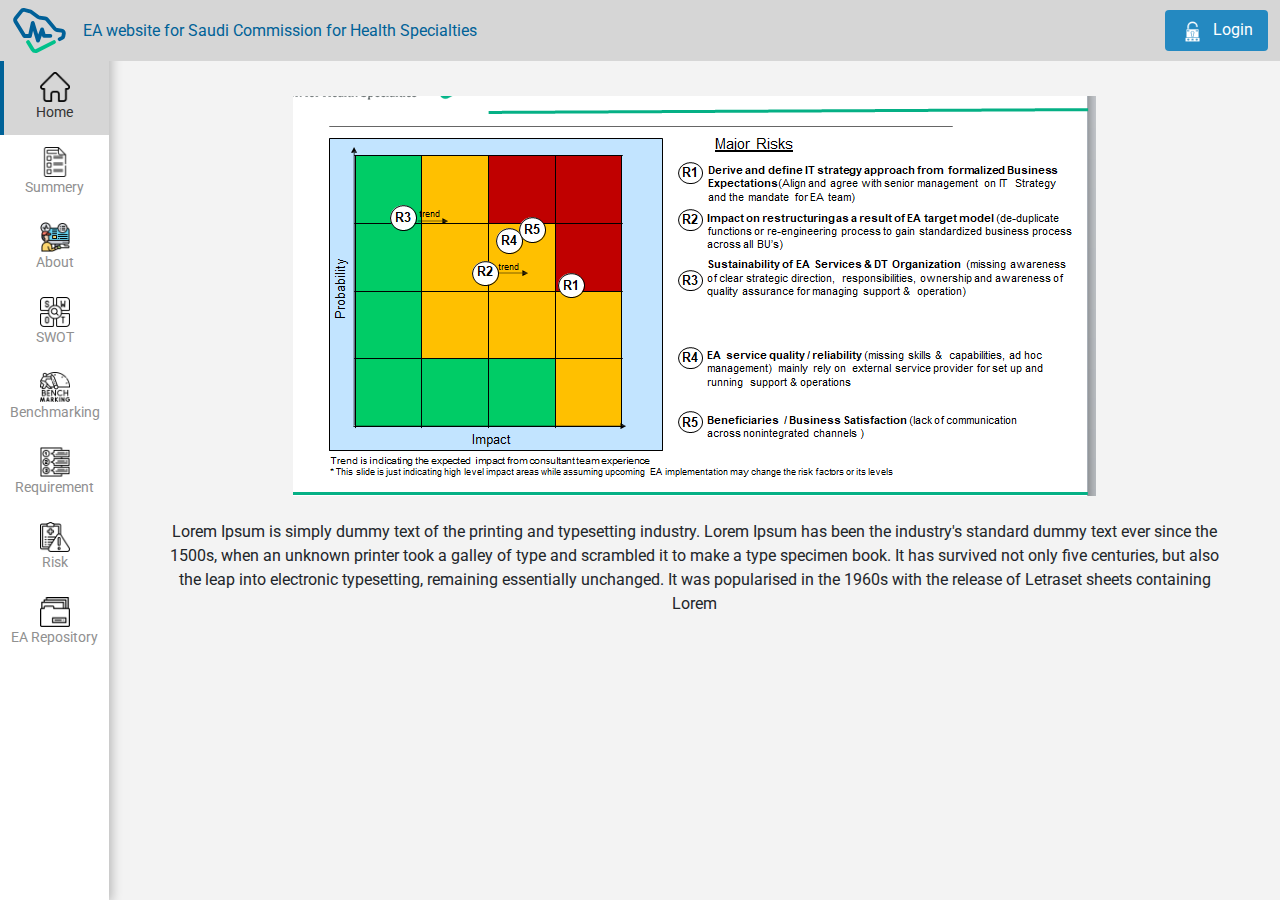
<file: risk.html>
<!DOCTYPE html>
<html>

<head>

    <!-- Meta
  ============================================= -->

    <meta charset="utf-8">
    <meta name="viewport" content="width=device-width, initial-scale=1">
    <meta name="title" content=" MCit" />

    <meta name="author" content="MCit">
    <!-- description -->
    <meta name="description" content="">
    <!-- keywords -->
    <meta name="keywords" content="">
    <meta name="viewport" content="width=device-width, initial-scale=1.0" />

    <!-- Stylesheets
	============================================= -->
    <link rel="stylesheet" type="text/css" href="src/libs/css/bootstrap.css" />
    <link rel="stylesheet" type="text/css" href="src/libs/css/owl.carousel.min.css" />
    <link rel="stylesheet" type="text/css" href="src/libs/css/font-awesome.css" />
    <link rel="stylesheet" type="text/css" href="src/libs/css/fancybox.min.css" />
    <link rel="stylesheet" type="text/css" href="src/libs/css/animate.min.css" />
    <link rel="preconnect" href="https://fonts.googleapis.com">
    <link rel="preconnect" href="https://fonts.gstatic.com" crossorigin>
    <link href="https://fonts.googleapis.com/css2?family=Roboto:wght@300;400;500;700&display=swap" rel="stylesheet">
    <link rel="stylesheet" type="text/css" href="src/libs/css/style.css" />
    <link rel="stylesheet" type="text/css" href="src/libs/css/media.css" />


    <!--[if lt IE 9]>
      <script src="https://oss.maxcdn.com/src/libs/html5shiv/3.7.0/html5shiv.js"></script>
      <script src="https://oss.maxcdn.com/src/libs/respond.js/1.4.2/respond.min.js"></script>
    <![endif]-->


    <!-- Favicon  
	============================================= -->
    <link rel="shortcut icon" href="src/images/icons/favicon.ico">
    <link rel="apple-touch-icon" href="src/images/icons/apple-touch-icon-57x57.png">
    <link rel="apple-touch-icon" sizes="72x72" href="src/images/icons/apple-touch-icon-72x72.png">
    <link rel="apple-touch-icon" sizes="114x114" href="src/images/icons/apple-touch-icon-114x114.png">

    <!-- Title
	============================================= -->
    <title>Health Specialties Authority</title>
</head>

<body>
    <header>
        <div class="container-fluid">
            <div class="d-flex justify-content-between align-items-center">
                <div class="logo py-2 text-center d-flex align-items-center">
                    <a href="#">
                        <img src="./src/images/logo.svg" width="55" height="45">
                    </a>
                    <p class="main-text mb-0 ms-3">EA website for Saudi Commission for Health Specialties</p>
                </div>

                <div class="btn-login">
                    <a href="#">
                        <!-- <i class="fa fa-lock" aria-hidden="true"></i> -->
                        <img class="me-1" src="./src/images/icons/Login.png" width="30" height="30">
                        Login
                    </a>
                </div>
            </div>
        </div>
    </header>

    <div class="container-fluid p-0">
        <div class="d-flex align-self-stretch">

            <div class="sidbar py-4">
                <div class="main_menu">
                    <nav class="navbar navbar-expand-lg ">
                        <div class="w-100" id="main_nav">
                            <ul class="navbar-nav flex-column w-100 text-center">
                                <li class="nav-item active">
                                  <a class="nav-link" href="index.html">
                                    <img src="./src/images/icons/home.png" width="30" height="30">
                                    Home
                                  </a>
                                </li>
                
                
                                <li class="nav-item dropdown">
                                  <a class="nav-link  dropdown-toggle" href="#" data-bs-toggle="dropdown">
                                    <img src="./src/images/icons/Summary.png" width="30" height="30">
                                    Summery
                                  </a>
                                  <ul class="dropdown-menu">
                                    <li><a class="dropdown-item" href="./executive-summary.html"> Executive Summary</a></li>
                                    <li><a class="dropdown-item" href="#"> Academic Affairs</a></li>
                                    <li><a class="dropdown-item" href="#"> Profissional Practice Affairs</a></li>
                                    <li><a class="dropdown-item" href="#">Health Acadamy </a></li>
                                    <li><a class="dropdown-item" href="#"> Leadership Health acadamy </a></li>
                                    <li><a class="dropdown-item" href="#">Enterprise Excellence </a></li>
                                    <li><a class="dropdown-item" href="#">Shared Services </a></li>
                                  </ul>
                                </li>
                                <li class="nav-item">
                                  <a class="nav-link" href="about.html">
                                    <img src="./src/images/icons/About.png" width="30" height="30">
                                    <span>
                                      About
                                    </span>
                                  </a>
                                </li>
                                <li class="nav-item">
                                  <a class="nav-link" href="./swot.html">
                                    <img src="./src/images/icons/swot.png" width="30" height="30">
                                    SWOT
                                  </a>
                                </li>
                
                                <li class="nav-item">
                                  <a class="nav-link" href="./benchmarking.html">
                                    <img src="./src/images/icons/benchmarking.png" width="30" height="30">
                                    Benchmarking
                                  </a>
                                </li>
                
                                <li class="nav-item">
                                  <a class="nav-link" href="./Requirement.html">
                                    <img src="./src/images/icons/requirement-1.png" width="30" height="30">
                                    Requirement
                                  </a>
                                </li>
                
                                <li class="nav-item">
                                  <a class="nav-link" href="./risk.html">
                                    <img src="./src/images/icons/Risk.png" width="30" height="30">
                                    Risk
                                  </a>
                                </li>
                
                                <li class="nav-item">
                                  <a class="nav-link" href="./Repository.html">
                                    <img src="./src/images/icons/repository.png" width="30" height="30">
                                    EA Repository
                                  </a>
                                </li>
                
                              </ul>
                        </div>
                    </nav>
                </div>

            </div>

            <div id="main-cont" class="position-relative">
                <div class="p-5 mt-5">
                    <div class="d-flex flex-column align-items-center ">
                        <img src="./src/images/risk.png" class="img-fluid mb-4">
                        <p class="text-center">
                            Lorem Ipsum is simply dummy text of the printing and typesetting industry. Lorem Ipsum has been the industry's standard dummy text ever since the 1500s, when an unknown printer took a galley of type and scrambled it to make a type specimen book. It has survived not only five centuries, but also the leap into electronic typesetting, remaining essentially unchanged. It was popularised in the 1960s with the release of Letraset sheets containing Lorem
                        </p>
                    </div>
                   
                </div>


            </div>
        </div>
    </div>
    <!-- script
	============================================= -->
    <script type="text/javascript" src="src/libs/js/jquery.min.js"></script>
    <script type="text/javascript" src="src/libs/js/popper.min.js"></script>
    <script type="text/javascript" src="src/libs/js/bootstrap.min.js"></script>
    <script type="text/javascript" src="src/libs/js/owl.carousel.min.js"></script>
    <script type="text/javascript" src="src/libs/js/fancybox.min.js"></script>
    <script type="text/javascript" src="src/libs/js/functions.js"></script>
</body>

</html>
</file>
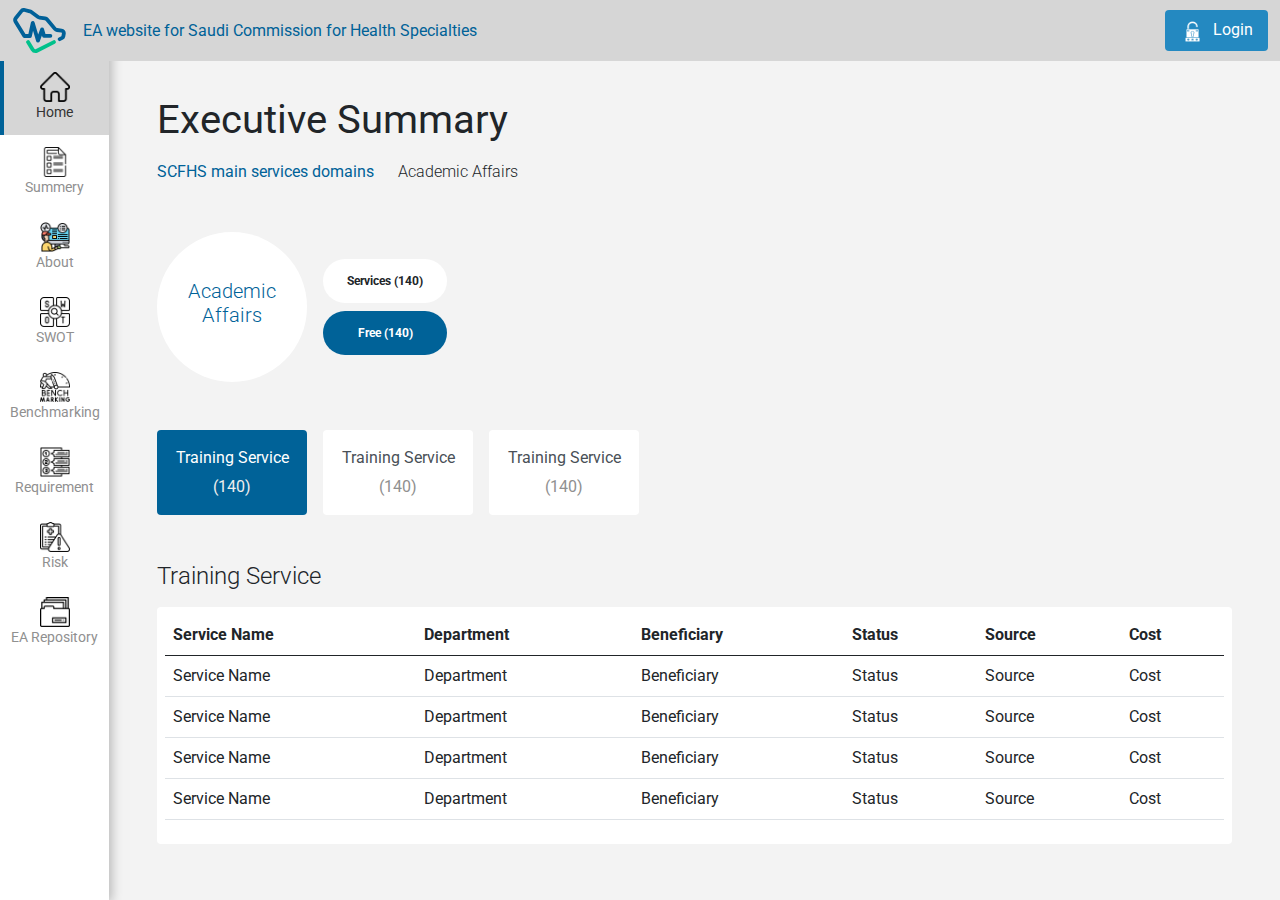
<file: summery.html>
<!DOCTYPE html>
<html>

<head>

  <!-- Meta
  ============================================= -->

  <meta charset="utf-8">
  <meta name="viewport" content="width=device-width, initial-scale=1">
  <meta name="title" content=" MCit" />

  <meta name="author" content="MCit">
  <!-- description -->
  <meta name="description" content="">
  <!-- keywords -->
  <meta name="keywords" content="">
  <meta name="viewport" content="width=device-width, initial-scale=1.0" />

  <!-- Stylesheets
	============================================= -->
  <link rel="stylesheet" type="text/css" href="src/libs/css/bootstrap.css" />
  <link rel="stylesheet" type="text/css" href="src/libs/css/owl.carousel.min.css" />
  <link rel="stylesheet" type="text/css" href="src/libs/css/font-awesome.css" />
  <link rel="stylesheet" type="text/css" href="src/libs/css/fancybox.min.css" />
  <link rel="stylesheet" type="text/css" href="src/libs/css/animate.min.css" />
  <link rel="preconnect" href="https://fonts.googleapis.com">
  <link rel="preconnect" href="https://fonts.gstatic.com" crossorigin>
  <link href="https://fonts.googleapis.com/css2?family=Roboto:wght@300;400;500;700&display=swap" rel="stylesheet">
  <link rel="stylesheet" type="text/css" href="src/libs/css/style.css" />
  <link rel="stylesheet" type="text/css" href="src/libs/css/media.css" />


  <!--[if lt IE 9]>
      <script src="https://oss.maxcdn.com/src/libs/html5shiv/3.7.0/html5shiv.js"></script>
      <script src="https://oss.maxcdn.com/src/libs/respond.js/1.4.2/respond.min.js"></script>
    <![endif]-->


  <!-- Favicon  
	============================================= -->
  <link rel="shortcut icon" href="src/images/icons/favicon.ico">
  <link rel="apple-touch-icon" href="src/images/icons/apple-touch-icon-57x57.png">
  <link rel="apple-touch-icon" sizes="72x72" href="src/images/icons/apple-touch-icon-72x72.png">
  <link rel="apple-touch-icon" sizes="114x114" href="src/images/icons/apple-touch-icon-114x114.png">

  <!-- Title
	============================================= -->
  <title>Health Specialties Authority</title>
</head>

<body>
  <header>
    <div class="container-fluid">
      <div class="d-flex justify-content-between align-items-center">
        <div class="logo py-2 text-center d-flex align-items-center">
          <a href="#">
            <img src="./src/images/logo.svg" width="55" height="45">
          </a>
          <p class="main-text mb-0 ms-3">EA website for Saudi Commission for Health Specialties</p>
        </div>

        <div class="btn-login">
          <a href="#">
            <!-- <i class="fa fa-lock" aria-hidden="true"></i> -->
            <img class="me-1" src="./src/images/icons/Login.png" width="30" height="30">
            Login
          </a>
        </div>
      </div>
    </div>
  </header>

  <div class="container-fluid p-0">
    <div class="d-flex align-self-stretch">

      <div class="sidbar py-4">
        <div class="main_menu">
          <nav class="navbar navbar-expand-lg ">
            <div class="w-100" id="main_nav">
              <ul class="navbar-nav flex-column w-100 text-center">
                <li class="nav-item active">
                  <a class="nav-link" href="index.html">
                    <img src="./src/images/icons/home.png" width="30" height="30">
                    Home
                  </a>
                </li>


                <li class="nav-item dropdown">
                  <a class="nav-link  dropdown-toggle" href="#" data-bs-toggle="dropdown">
                    <img src="./src/images/icons/Summary.png" width="30" height="30">
                    Summery
                  </a>
                  <ul class="dropdown-menu">
                    <li><a class="dropdown-item" href="./executive-summary.html"> Executive Summary</a></li>
                    <li><a class="dropdown-item" href="#"> Academic Affairs</a></li>
                    <li><a class="dropdown-item" href="#"> Profissional Practice Affairs</a></li>
                    <li><a class="dropdown-item" href="#">Health Acadamy </a></li>
                    <li><a class="dropdown-item" href="#"> Leadership Health acadamy </a></li>
                    <li><a class="dropdown-item" href="#">Enterprise Excellence </a></li>
                    <li><a class="dropdown-item" href="#">Shared Services </a></li>
                  </ul>
                </li>
                <li class="nav-item">
                  <a class="nav-link" href="about.html">
                    <img src="./src/images/icons/About.png" width="30" height="30">
                    <span>
                      About
                    </span>
                  </a>
                </li>
                <li class="nav-item">
                  <a class="nav-link" href="./swot.html">
                    <img src="./src/images/icons/swot.png" width="30" height="30">
                    SWOT
                  </a>
                </li>

                <li class="nav-item">
                  <a class="nav-link" href="./benchmarking.html">
                    <img src="./src/images/icons/benchmarking.png" width="30" height="30">
                    Benchmarking
                  </a>
                </li>

                <li class="nav-item">
                  <a class="nav-link" href="./Requirement.html">
                    <img src="./src/images/icons/requirement-1.png" width="30" height="30">
                    Requirement
                  </a>
                </li>

                <li class="nav-item">
                  <a class="nav-link" href="./risk.html">
                    <img src="./src/images/icons/Risk.png" width="30" height="30">
                    Risk
                  </a>
                </li>

                <li class="nav-item">
                  <a class="nav-link" href="./Repository.html">
                    <img src="./src/images/icons/repository.png" width="30" height="30">
                    EA Repository
                  </a>
                </li>

              </ul>
            </div>
          </nav>
        </div>

      </div>

      <div id="main-cont" class="position-relative">
        <div class="p-5">
          <h1 class="mb-3 fw-normal mt-5">Executive Summary</h1>
          <div class="d-flex gap-4">
            <span class="main-text">SCFHS main services domains</span>
            <span class="fw-light">Academic Affairs</span>
          </div>

          <div class="d-flex gap-3 align-items-center mt-5">
            <div class="service-cont d-flex align-items-center flex-column justify-content-center bg-white p-3">
              <h5 class="main-text fw-light text-center">
                Academic Affairs
              </h5>
            </div>
            <div class="d-flex flex-column justify-content-center">
              <span class="badge rounded-pill  text-dark bg-white p-3 px-4 mb-2">Services (140)</span>
              <span class="badge rounded-pill  text-dark main-bg p-3 px-4 text-white">Free (140)</span>
            </div>
          </div>

          <div class="tabs-cont mt-5">

            <nav>
              <div class="nav nav-tabs gap-3 border-0" id="nav-tab" role="tablist">
                <button class="nav-link active bg-white" id="nav-home-tab" data-bs-toggle="tab"
                  data-bs-target="#nav-home" type="button" role="tab" aria-controls="nav-home" aria-selected="true">
                  <span class="d-block">Training Service</span>
                  <span>(140)</span>
                </button>
                <button class="nav-link" id="nav-profile-tab" data-bs-toggle="tab" data-bs-target="#nav-profile"
                  type="button" role="tab" aria-controls="nav-profile" aria-selected="false">
                  <span class="d-block">Training Service</span>
                  <span>(140)</span>
                </button>
                <button class="nav-link" id="nav-contact-tab" data-bs-toggle="tab" data-bs-target="#nav-contact"
                  type="button" role="tab" aria-controls="nav-contact" aria-selected="false">

                  <span class="d-block">Training Service</span>
                  <span>(140)</span>
                </button>
              </div>
            </nav>
            <h4 class="fw-light mt-5 mb-3">Training Service</h4>
            <div class="tab-content  bg-white p-2 rounded" id="nav-tabContent">

              <div class="tab-pane fade show active" id="nav-home" role="tabpanel" aria-labelledby="nav-home-tab">

                <div class="tale-responsive ser-table">

                  <table class="table ">
                    <thead>
                      <tr>
                        <th scope="col">Service Name</th>
                        <th scope="col">Department</th>
                        <th scope="col">Beneficiary</th>
                        <th scope="col">Status</th>
                        <th scope="col">Source</th>
                        <th scope="col">Cost</th>
                      </tr>
                    </thead>
                    <tbody>
                      <tr class="table-row" data-href="#" data-bs-toggle="modal" data-bs-target="#exampleModal">
                        <td>Service Name</td>
                        <td>Department</td>
                        <td>Beneficiary</td>
                        <td>Status</td>
                        <td>Source</td>
                        <td>Cost</td>
                      </tr>
                      <tr class="table-row" data-href="#" data-bs-toggle="modal" data-bs-target="#exampleModal">
                        <td>Service Name</td>
                        <td>Department</td>
                        <td>Beneficiary</td>
                        <td>Status</td>
                        <td>Source</td>
                        <td>Cost</td>
                      </tr>
                      <tr class="table-row" data-href="#" data-bs-toggle="modal" data-bs-target="#exampleModal">
                        <td>Service Name</td>
                        <td>Department</td>
                        <td>Beneficiary</td>
                        <td>Status</td>
                        <td>Source</td>
                        <td>Cost</td>
                      </tr>
                      <tr class="table-row" data-href="#" data-bs-toggle="modal" data-bs-target="#exampleModal">
                        <td>Service Name</td>
                        <td>Department</td>
                        <td>Beneficiary</td>
                        <td>Status</td>
                        <td>Source</td>
                        <td>Cost</td>
                      </tr>
                    </tbody>
                  </table>
                </div>


              </div>
              <div class="tab-pane fade" id="nav-profile" role="tabpanel" aria-labelledby="nav-profile-tab">

                <div class="tale-responsive ser-table">

                  <table class="table ">
                    <thead>
                      <tr>
                        <th scope="col">Service Name</th>
                        <th scope="col">Department</th>
                        <th scope="col">Beneficiary</th>
                        <th scope="col">Status</th>
                        <th scope="col">Source</th>
                        <th scope="col">Cost</th>
                      </tr>
                    </thead>
                    <tbody>
                      <tr class="table-row" data-href="#" data-bs-toggle="modal" data-bs-target="#exampleModal">
                        <td>Service Name</td>
                        <td>Department</td>
                        <td>Beneficiary</td>
                        <td>Status</td>
                        <td>Source</td>
                        <td>Cost</td>
                      </tr>
                      <tr class="table-row" data-href="#" data-bs-toggle="modal" data-bs-target="#exampleModal">
                        <td>Service Name</td>
                        <td>Department</td>
                        <td>Beneficiary</td>
                        <td>Status</td>
                        <td>Source</td>
                        <td>Cost</td>
                      </tr>
                      <tr class="table-row" data-href="#" data-bs-toggle="modal" data-bs-target="#exampleModal">
                        <td>Service Name</td>
                        <td>Department</td>
                        <td>Beneficiary</td>
                        <td>Status</td>
                        <td>Source</td>
                        <td>Cost</td>
                      </tr>
                      <tr class="table-row" data-href="#" data-bs-toggle="modal" data-bs-target="#exampleModal">
                        <td>Service Name</td>
                        <td>Department</td>
                        <td>Beneficiary</td>
                        <td>Status</td>
                        <td>Source</td>
                        <td>Cost</td>
                      </tr>
                    </tbody>
                  </table>
                </div>
              </div>
              <div class="tab-pane fade" id="nav-contact" role="tabpanel" aria-labelledby="nav-contact-tab">

                <div class="tale-responsive ser-table">

                  <table class="table ">
                    <thead>
                      <tr>
                        <th scope="col">Service Name</th>
                        <th scope="col">Department</th>
                        <th scope="col">Beneficiary</th>
                        <th scope="col">Status</th>
                        <th scope="col">Source</th>
                        <th scope="col">Cost</th>
                      </tr>
                    </thead>
                    <tbody>
                      <tr class="table-row" data-href="#" data-bs-toggle="modal" data-bs-target="#exampleModal">
                        <td>Service Name</td>
                        <td>Department</td>
                        <td>Beneficiary</td>
                        <td>Status</td>
                        <td>Source</td>
                        <td>Cost</td>
                      </tr>
                      <tr class="table-row" data-href="#" data-bs-toggle="modal" data-bs-target="#exampleModal">
                        <td>Service Name</td>
                        <td>Department</td>
                        <td>Beneficiary</td>
                        <td>Status</td>
                        <td>Source</td>
                        <td>Cost</td>
                      </tr>
                      <tr class="table-row" data-href="#" data-bs-toggle="modal" data-bs-target="#exampleModal">
                        <td>Service Name</td>
                        <td>Department</td>
                        <td>Beneficiary</td>
                        <td>Status</td>
                        <td>Source</td>
                        <td>Cost</td>
                      </tr>
                      <tr class="table-row" data-href="#" data-bs-toggle="modal" data-bs-target="#exampleModal">
                        <td>Service Name</td>
                        <td>Department</td>
                        <td>Beneficiary</td>
                        <td>Status</td>
                        <td>Source</td>
                        <td>Cost</td>
                      </tr>
                    </tbody>
                  </table>
                </div>
              </div>
            </div>

          </div>





          <div class="modal fade" id="exampleModal" tabindex="-1" aria-labelledby="exampleModalLabel"
            aria-hidden="true">
            <div class="modal-dialog modal-xl modal-dialog-centered modal-dialog-scrollable">
              <div class="modal-content">
                <div class="modal-header">
                  <button type="button" class="btn-close" data-bs-dismiss="modal" aria-label="Close"></button>
                </div>
                <div class="modal-body">
                  <table class="table bg-white my-4">
                    <thead>
                      <tr>
                        <th scope="col">Service Name</th>
                        <th scope="col">Department</th>
                        <th scope="col">Beneficiary</th>
                        <th scope="col">Status</th>
                        <th scope="col">Source</th>
                        <th scope="col">Cost</th>
                      </tr>
                    </thead>
                    <tbody>
                      <tr>
                        <td>Service Name</td>
                        <td>Department</td>
                        <td>Beneficiary</td>
                        <td>Status</td>
                        <td>Source</td>
                        <td>Cost</td>
                      </tr>
                      <tr>
                        <td>Service Name</td>
                        <td>Department</td>
                        <td>Beneficiary</td>
                        <td>Status</td>
                        <td>Source</td>
                        <td>Cost</td>
                      </tr>
                      <tr>
                        <td>Service Name</td>
                        <td>Department</td>
                        <td>Beneficiary</td>
                        <td>Status</td>
                        <td>Source</td>
                        <td>Cost</td>
                      </tr>
                      <tr>
                        <td>Service Name</td>
                        <td>Department</td>
                        <td>Beneficiary</td>
                        <td>Status</td>
                        <td>Source</td>
                        <td>Cost</td>
                      </tr>
                    </tbody>
                  </table>
                </div>
                
              </div>
            </div>
          </div>


        </div>
      </div>
    </div>
  </div>
  <!-- script
	============================================= -->
  <script type="text/javascript" src="src/libs/js/jquery.min.js"></script>
  <script type="text/javascript" src="src/libs/js/popper.min.js"></script>
  <script type="text/javascript" src="src/libs/js/bootstrap.min.js"></script>
  <script type="text/javascript" src="src/libs/js/owl.carousel.min.js"></script>
  <script type="text/javascript" src="src/libs/js/fancybox.min.js"></script>
  <script type="text/javascript" src="src/libs/js/functions.js"></script>
</body>

</html>
</file>
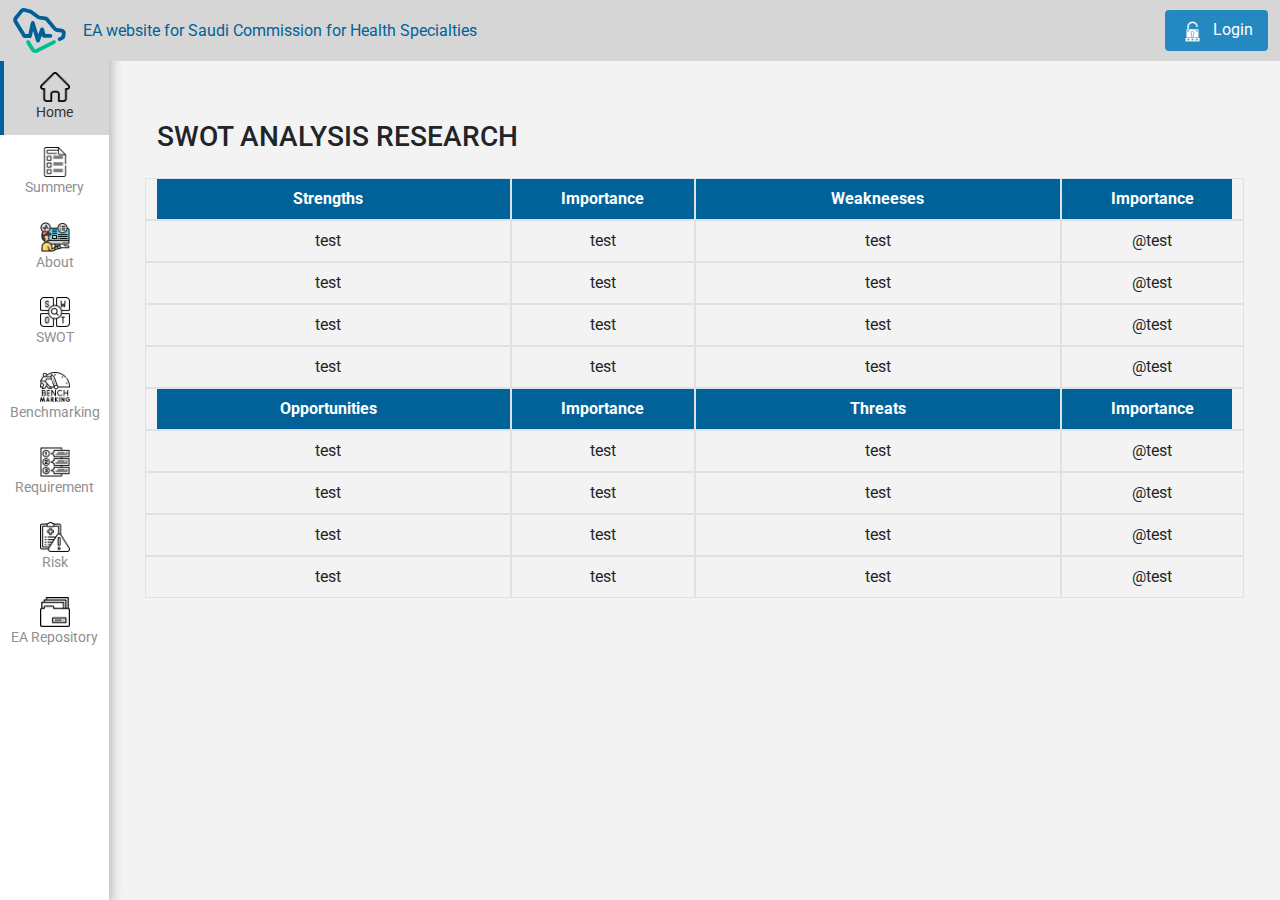
<file: swot.html>
<!DOCTYPE html>
<html>

<head>

    <!-- Meta
  ============================================= -->

    <meta charset="utf-8">
    <meta name="viewport" content="width=device-width, initial-scale=1">
    <meta name="title" content=" MCit" />

    <meta name="author" content="MCit">
    <!-- description -->
    <meta name="description" content="">
    <!-- keywords -->
    <meta name="keywords" content="">
    <meta name="viewport" content="width=device-width, initial-scale=1.0" />

    <!-- Stylesheets
	============================================= -->
    <link rel="stylesheet" type="text/css" href="src/libs/css/bootstrap.css" />
    <link rel="stylesheet" type="text/css" href="src/libs/css/owl.carousel.min.css" />
    <link rel="stylesheet" type="text/css" href="src/libs/css/font-awesome.css" />
    <link rel="stylesheet" type="text/css" href="src/libs/css/fancybox.min.css" />
    <link rel="stylesheet" type="text/css" href="src/libs/css/animate.min.css" />
    <link rel="preconnect" href="https://fonts.googleapis.com">
    <link rel="preconnect" href="https://fonts.gstatic.com" crossorigin>
    <link href="https://fonts.googleapis.com/css2?family=Roboto:wght@300;400;500;700&display=swap" rel="stylesheet">
    <link rel="stylesheet" type="text/css" href="src/libs/css/style.css" />
    <link rel="stylesheet" type="text/css" href="src/libs/css/media.css" />


    <!--[if lt IE 9]>
      <script src="https://oss.maxcdn.com/src/libs/html5shiv/3.7.0/html5shiv.js"></script>
      <script src="https://oss.maxcdn.com/src/libs/respond.js/1.4.2/respond.min.js"></script>
    <![endif]-->


    <!-- Favicon  
	============================================= -->
    <link rel="shortcut icon" href="src/images/icons/favicon.ico">
    <link rel="apple-touch-icon" href="src/images/icons/apple-touch-icon-57x57.png">
    <link rel="apple-touch-icon" sizes="72x72" href="src/images/icons/apple-touch-icon-72x72.png">
    <link rel="apple-touch-icon" sizes="114x114" href="src/images/icons/apple-touch-icon-114x114.png">

    <!-- Title
	============================================= -->
    <title>Health Specialties Authority</title>
</head>

<body>
    <header>
        <div class="container-fluid">
            <div class="d-flex justify-content-between align-items-center">
                <div class="logo py-2 text-center d-flex align-items-center">
                    <a href="#">
                        <img src="./src/images/logo.svg" width="55" height="45">
                    </a>
                    <p class="main-text mb-0 ms-3">EA website for Saudi Commission for Health Specialties</p>
                </div>

                <div class="btn-login">
                    <a href="#">
                        <!-- <i class="fa fa-lock" aria-hidden="true"></i> -->
                        <img class="me-1" src="./src/images/icons/Login.png" width="30" height="30">
                        Login
                    </a>
                </div>
            </div>
        </div>
    </header>

    <div class="container-fluid p-0">
        <div class="d-flex align-self-stretch">

            <div class="sidbar py-4">
                <div class="main_menu">
                    <nav class="navbar navbar-expand-lg ">
                        <div class="w-100" id="main_nav">
                            <ul class="navbar-nav flex-column w-100 text-center">
                                <li class="nav-item active">
                                  <a class="nav-link" href="index.html">
                                    <img src="./src/images/icons/home.png" width="30" height="30">
                                    Home
                                  </a>
                                </li>
                
                
                                <li class="nav-item dropdown">
                                  <a class="nav-link  dropdown-toggle" href="#" data-bs-toggle="dropdown">
                                    <img src="./src/images/icons/Summary.png" width="30" height="30">
                                    Summery
                                  </a>
                                  <ul class="dropdown-menu">
                                    <li><a class="dropdown-item" href="./executive-summary.html"> Executive Summary</a></li>
                                    <li><a class="dropdown-item" href="#"> Academic Affairs</a></li>
                                    <li><a class="dropdown-item" href="#"> Profissional Practice Affairs</a></li>
                                    <li><a class="dropdown-item" href="#">Health Acadamy </a></li>
                                    <li><a class="dropdown-item" href="#"> Leadership Health acadamy </a></li>
                                    <li><a class="dropdown-item" href="#">Enterprise Excellence </a></li>
                                    <li><a class="dropdown-item" href="#">Shared Services </a></li>
                                  </ul>
                                </li>
                                <li class="nav-item">
                                  <a class="nav-link" href="about.html">
                                    <img src="./src/images/icons/About.png" width="30" height="30">
                                    <span>
                                      About
                                    </span>
                                  </a>
                                </li>
                                <li class="nav-item">
                                  <a class="nav-link" href="./swot.html">
                                    <img src="./src/images/icons/swot.png" width="30" height="30">
                                    SWOT
                                  </a>
                                </li>
                
                                <li class="nav-item">
                                  <a class="nav-link" href="./benchmarking.html">
                                    <img src="./src/images/icons/benchmarking.png" width="30" height="30">
                                    Benchmarking
                                  </a>
                                </li>
                
                                <li class="nav-item">
                                  <a class="nav-link" href="./Requirement.html">
                                    <img src="./src/images/icons/requirement-1.png" width="30" height="30">
                                    Requirement
                                  </a>
                                </li>
                
                                <li class="nav-item">
                                  <a class="nav-link" href="./risk.html">
                                    <img src="./src/images/icons/Risk.png" width="30" height="30">
                                    Risk
                                  </a>
                                </li>
                
                                <li class="nav-item">
                                  <a class="nav-link" href="./Repository.html">
                                    <img src="./src/images/icons/repository.png" width="30" height="30">
                                    EA Repository
                                  </a>
                                </li>
                
                              </ul>
                        </div>
                    </nav>
                </div>

            </div>

            <div id="main-cont" class="position-relative">
                <div class="p-5 mt-5">
                    <h3 class="mb-4 mt-4 mb-4">SWOT ANALYSIS RESEARCH</h3>

                    <table class="table table-bordered text-center swot-table">
                        <thead>
                            <tr class="row">
                                <th class="col-4">Strengths</th>
                                <th class="col-2">Importance</th>
                                <th class="col-4">Weakneeses</th>
                                <th class="col-2">Importance</th>

                            </tr>
                        </thead>
                        <tbody>
                            <tr class="row">
                                <td class="col-4">test</td>
                                <td class="col-2">test</td>
                                <td class="col-4">test</td>
                                <td class="col-2">@test</td>
                            </tr>

                            <tr class="row">
                                <td class="col-4">test</td>
                                <td class="col-2">test</td>
                                <td class="col-4">test</td>
                                <td class="col-2">@test</td>
                            </tr>

                            <tr class="row">
                                <td class="col-4">test</td>
                                <td class="col-2">test</td>
                                <td class="col-4">test</td>
                                <td class="col-2">@test</td>
                            </tr>

                            <tr class="row">
                                <td class="col-4">test</td>
                                <td class="col-2">test</td>
                                <td class="col-4">test</td>
                                <td class="col-2">@test</td>
                            </tr>
                        </tbody>



                        <thead>
                            <tr class="row">
                                <th class="col-4">Opportunities</th>
                                <th class="col-2">Importance</th>
                                <th class="col-4">Threats</th>
                                <th class="col-2">Importance</th>
                            </tr>
                        </thead>
                        <tbody>
                            <tr class="row">
                                <td class="col-4">test</td>
                                <td class="col-2">test</td>
                                <td class="col-4">test</td>
                                <td class="col-2">@test</td>
                            </tr>

                            <tr class="row">
                                <td class="col-4">test</td>
                                <td class="col-2">test</td>
                                <td class="col-4">test</td>
                                <td class="col-2">@test</td>
                            </tr>

                            <tr class="row">
                                <td class="col-4">test</td>
                                <td class="col-2">test</td>
                                <td class="col-4">test</td>
                                <td class="col-2">@test</td>
                            </tr>
                            <tr class="row">
                                <td class="col-4">test</td>
                                <td class="col-2">test</td>
                                <td class="col-4">test</td>
                                <td class="col-2">@test</td>
                            </tr>
                        </tbody>
                    </table>
                </div>


            </div>
        </div>
    </div>
    <!-- script
	============================================= -->
    <script type="text/javascript" src="src/libs/js/jquery.min.js"></script>
    <script type="text/javascript" src="src/libs/js/popper.min.js"></script>
    <script type="text/javascript" src="src/libs/js/bootstrap.min.js"></script>
    <script type="text/javascript" src="src/libs/js/owl.carousel.min.js"></script>
    <script type="text/javascript" src="src/libs/js/fancybox.min.js"></script>
    <script type="text/javascript" src="src/libs/js/functions.js"></script>
</body>

</html>
</file>
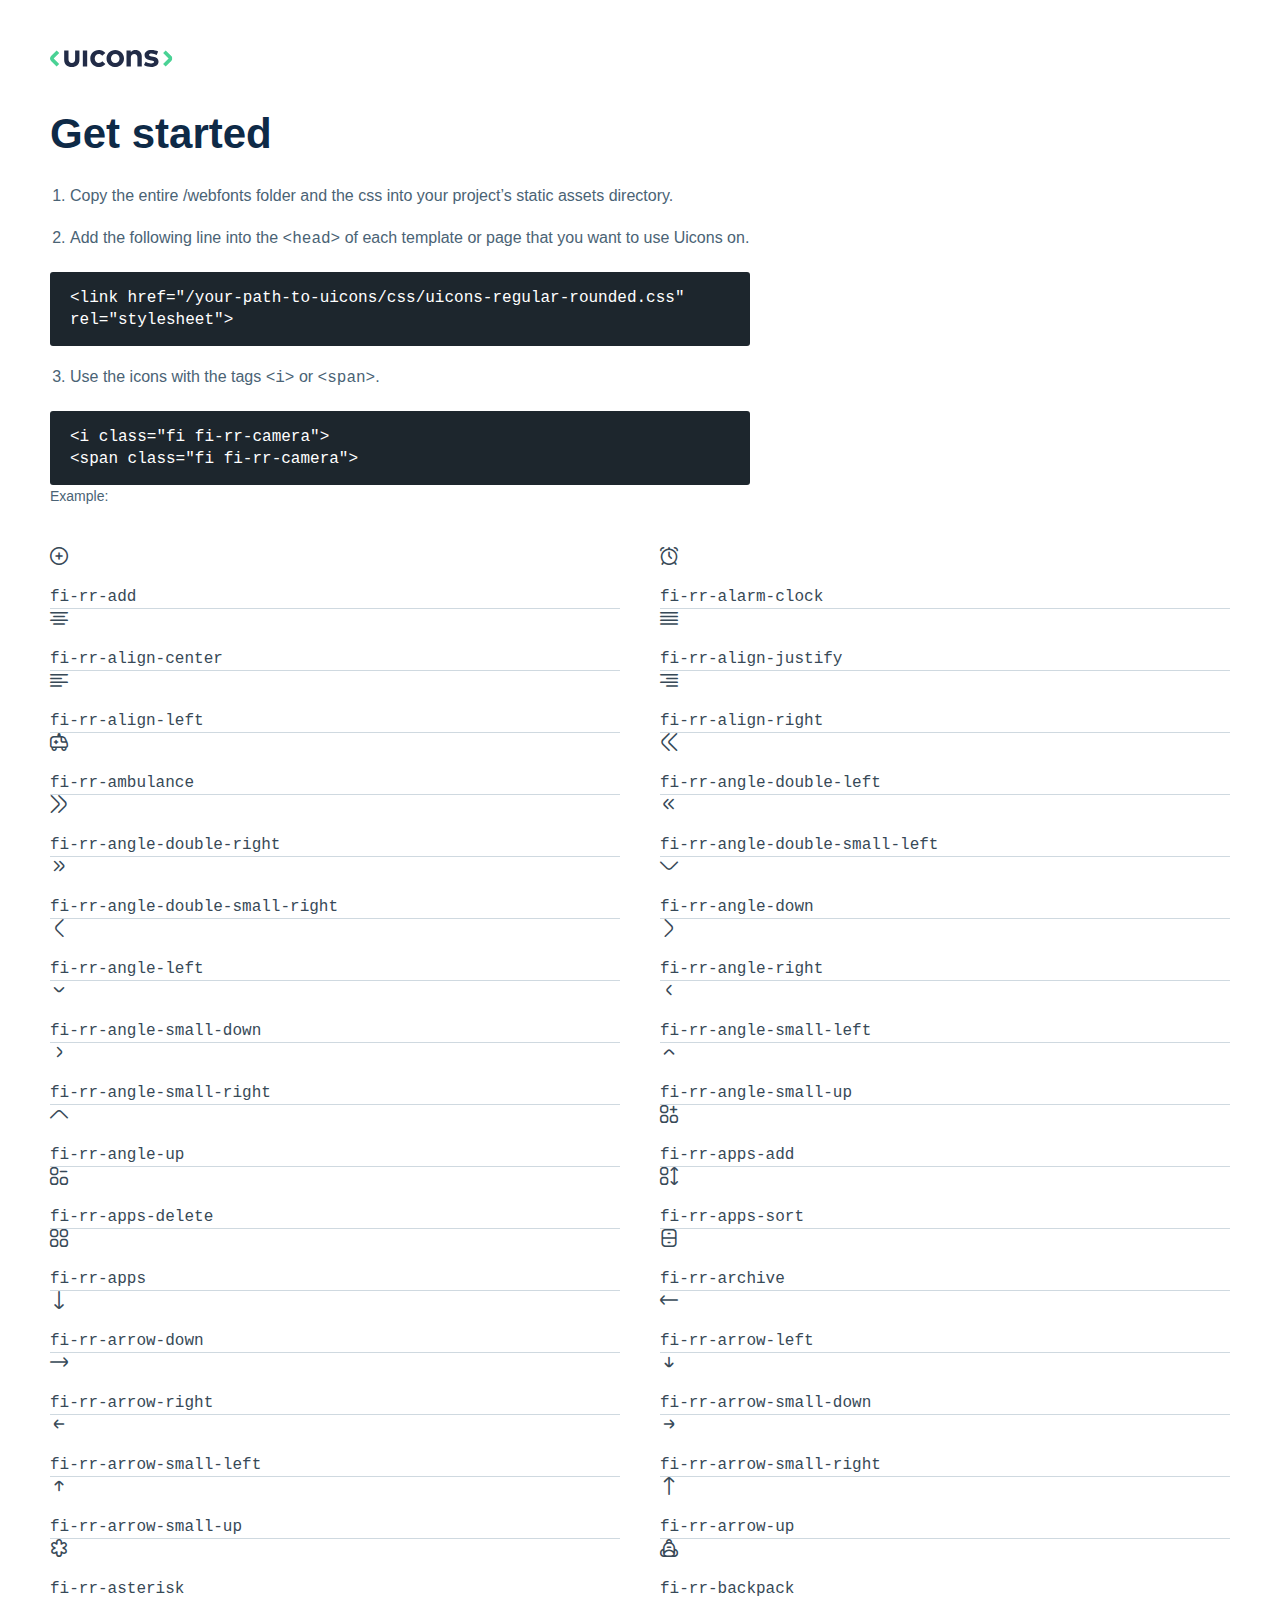
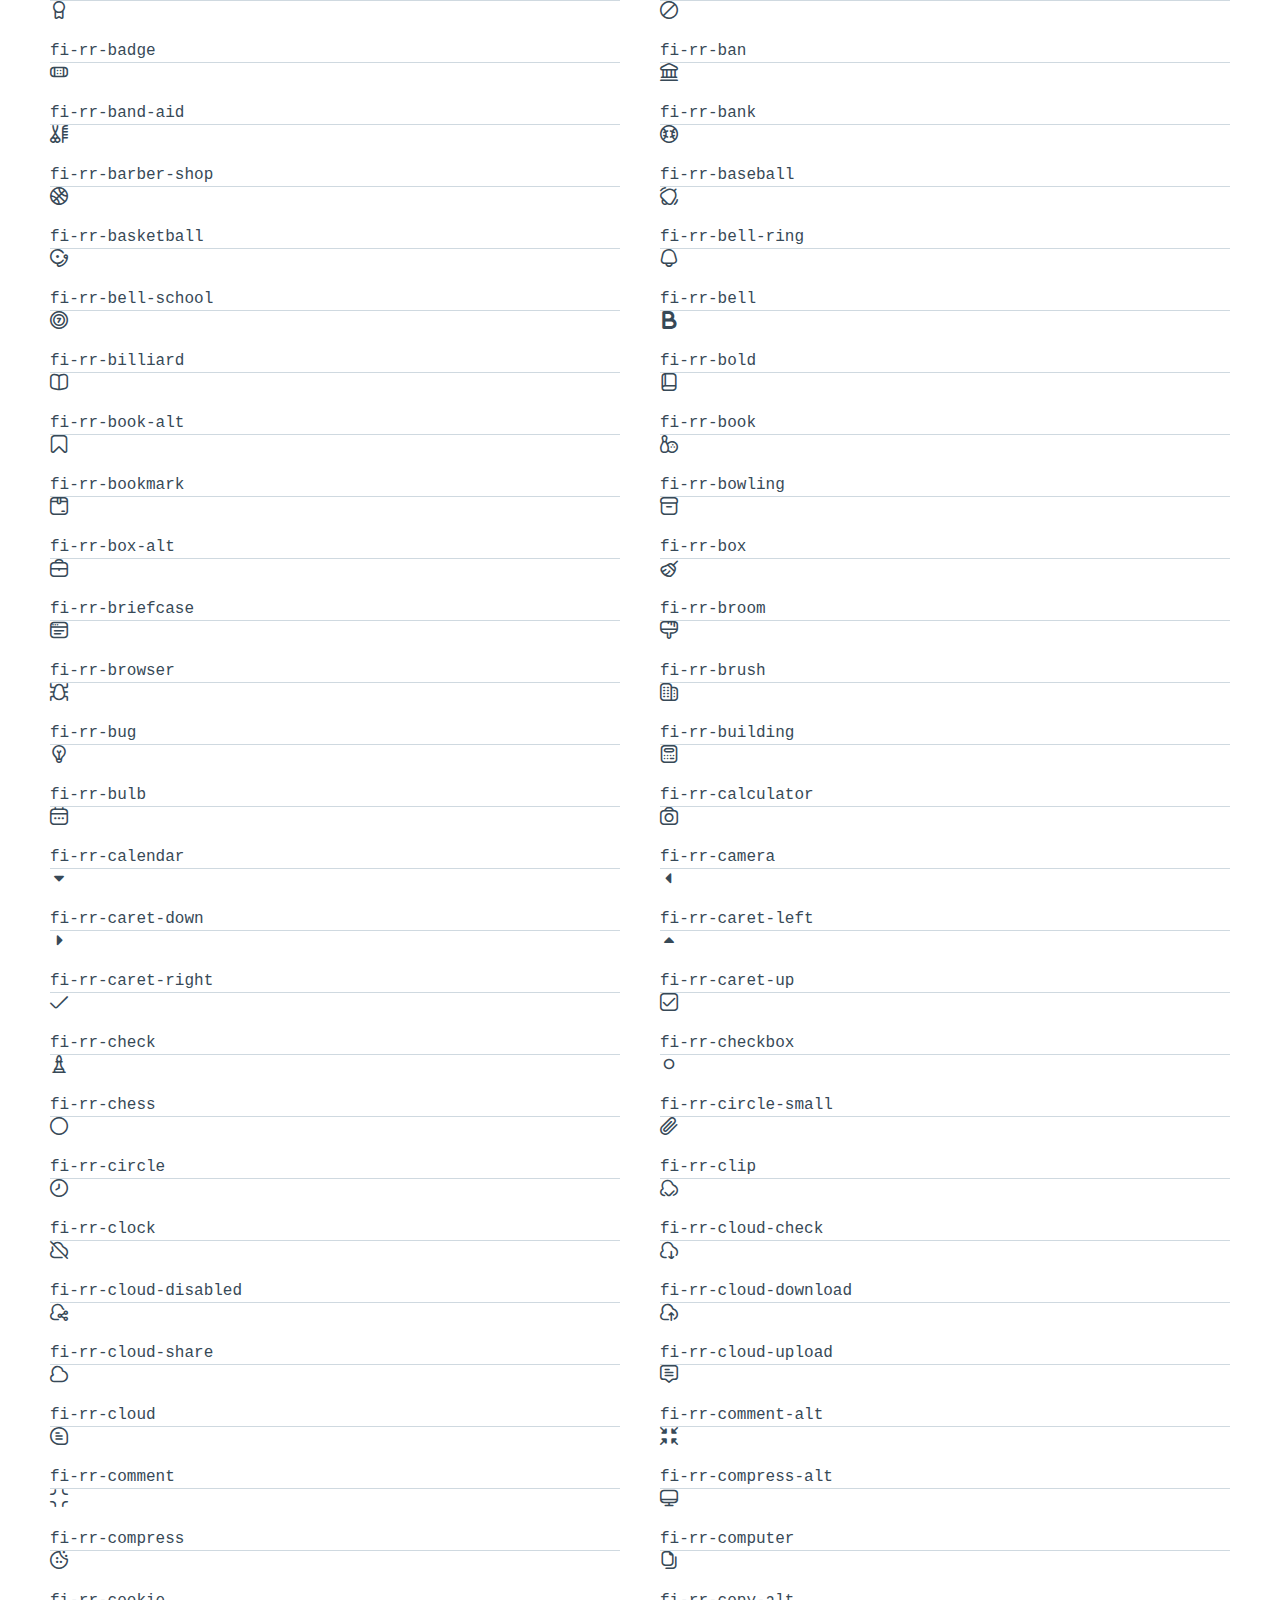
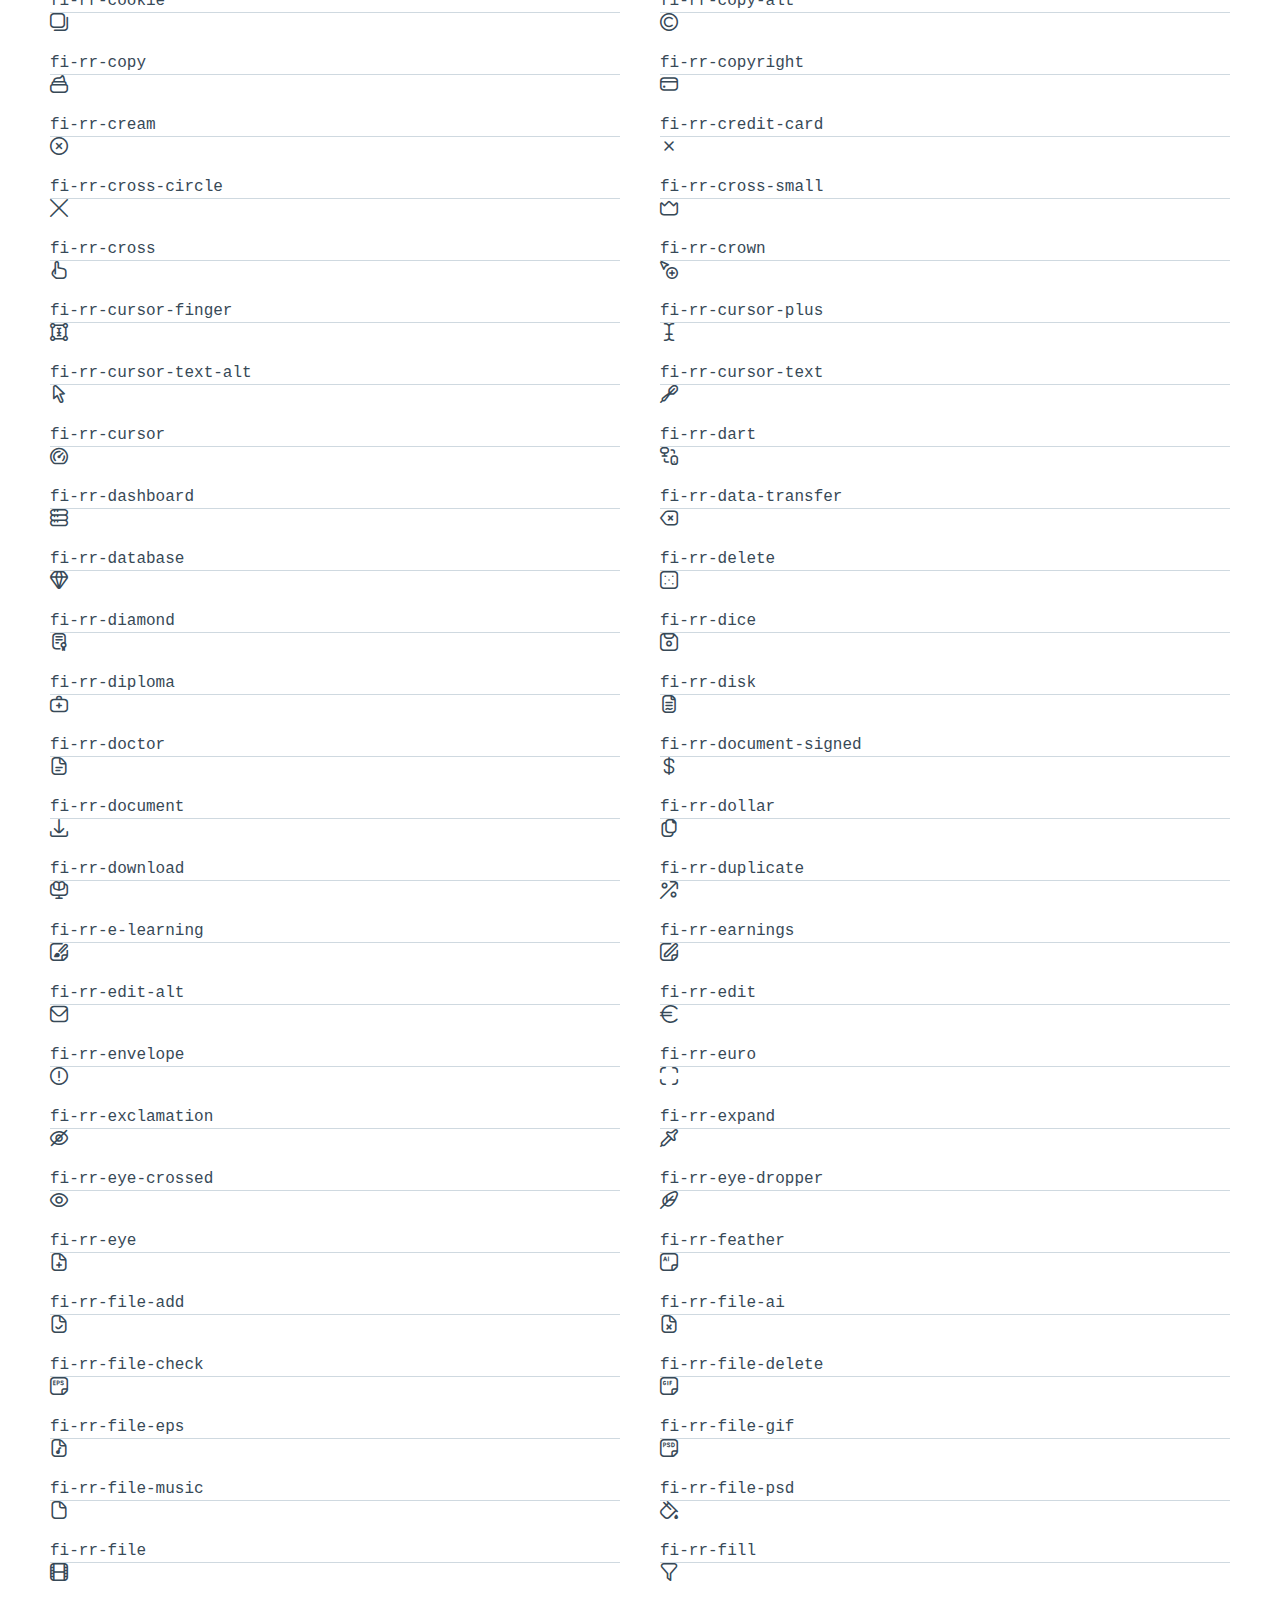
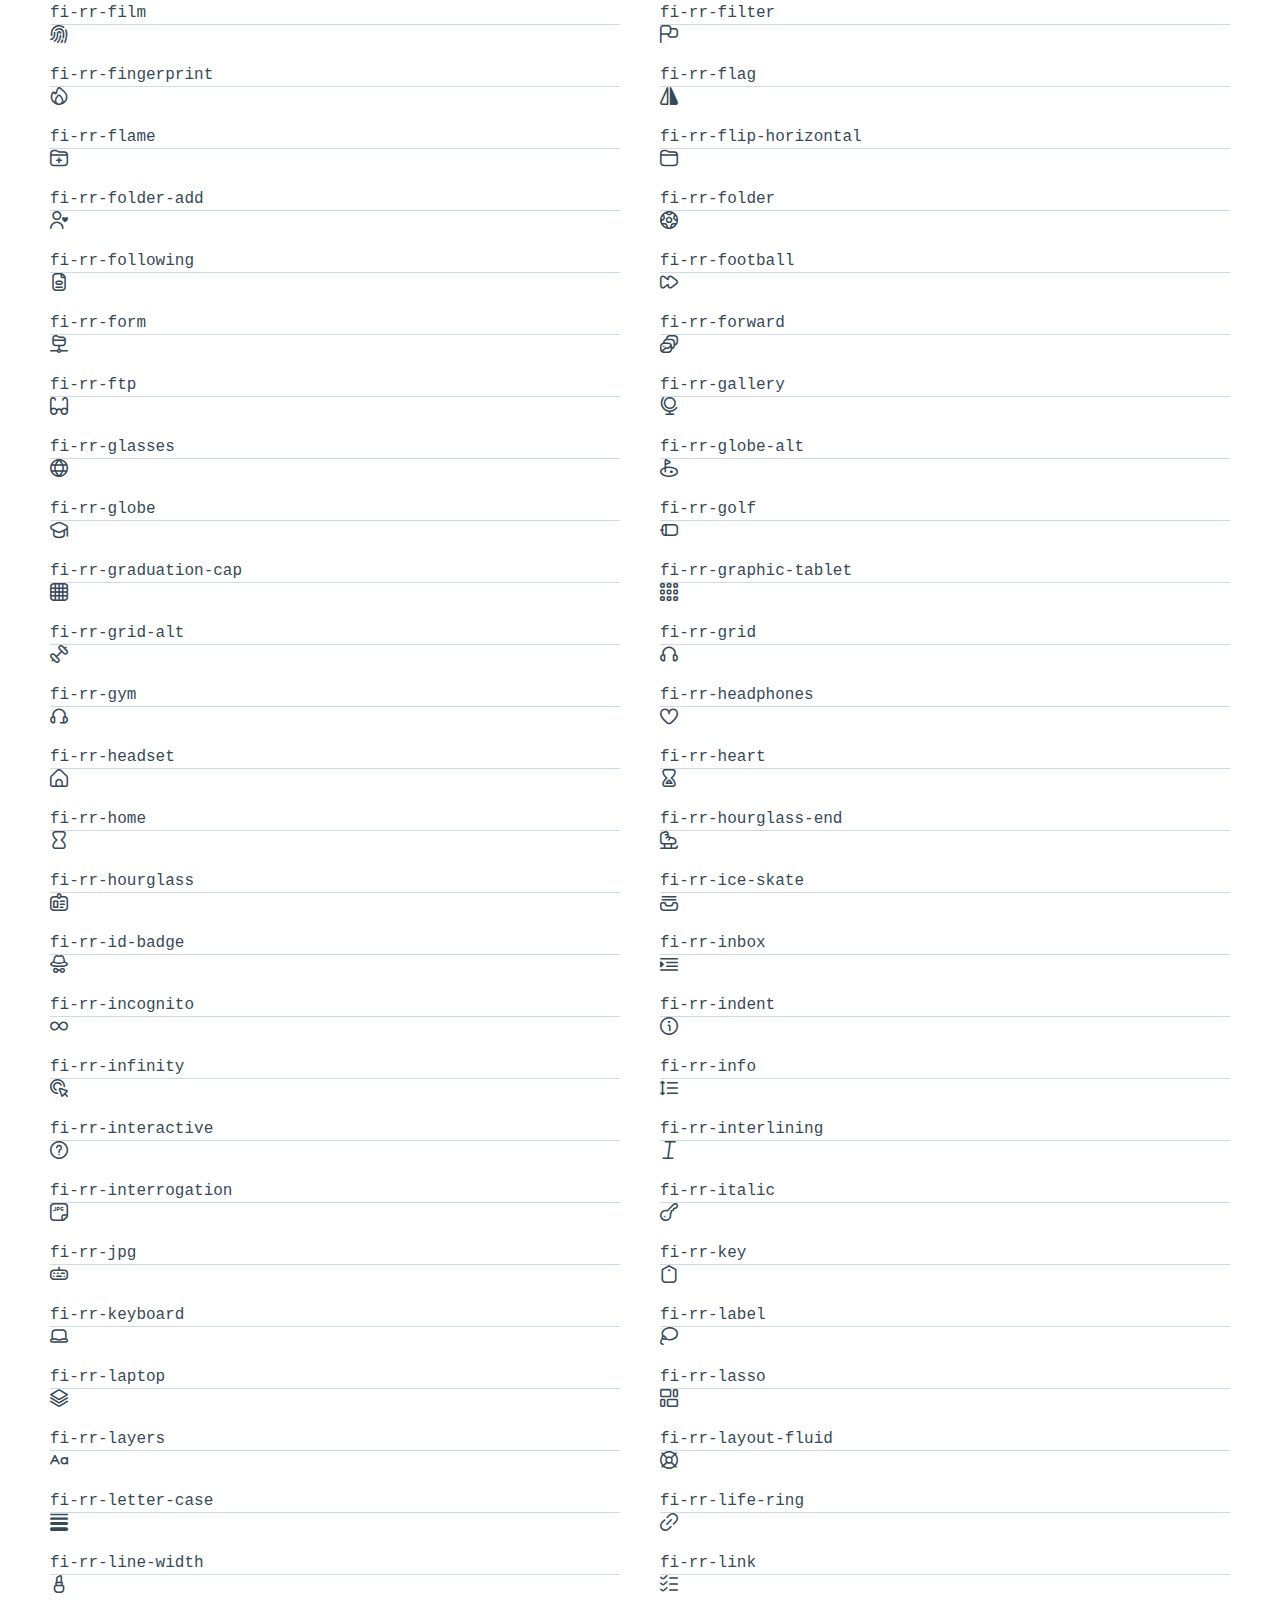
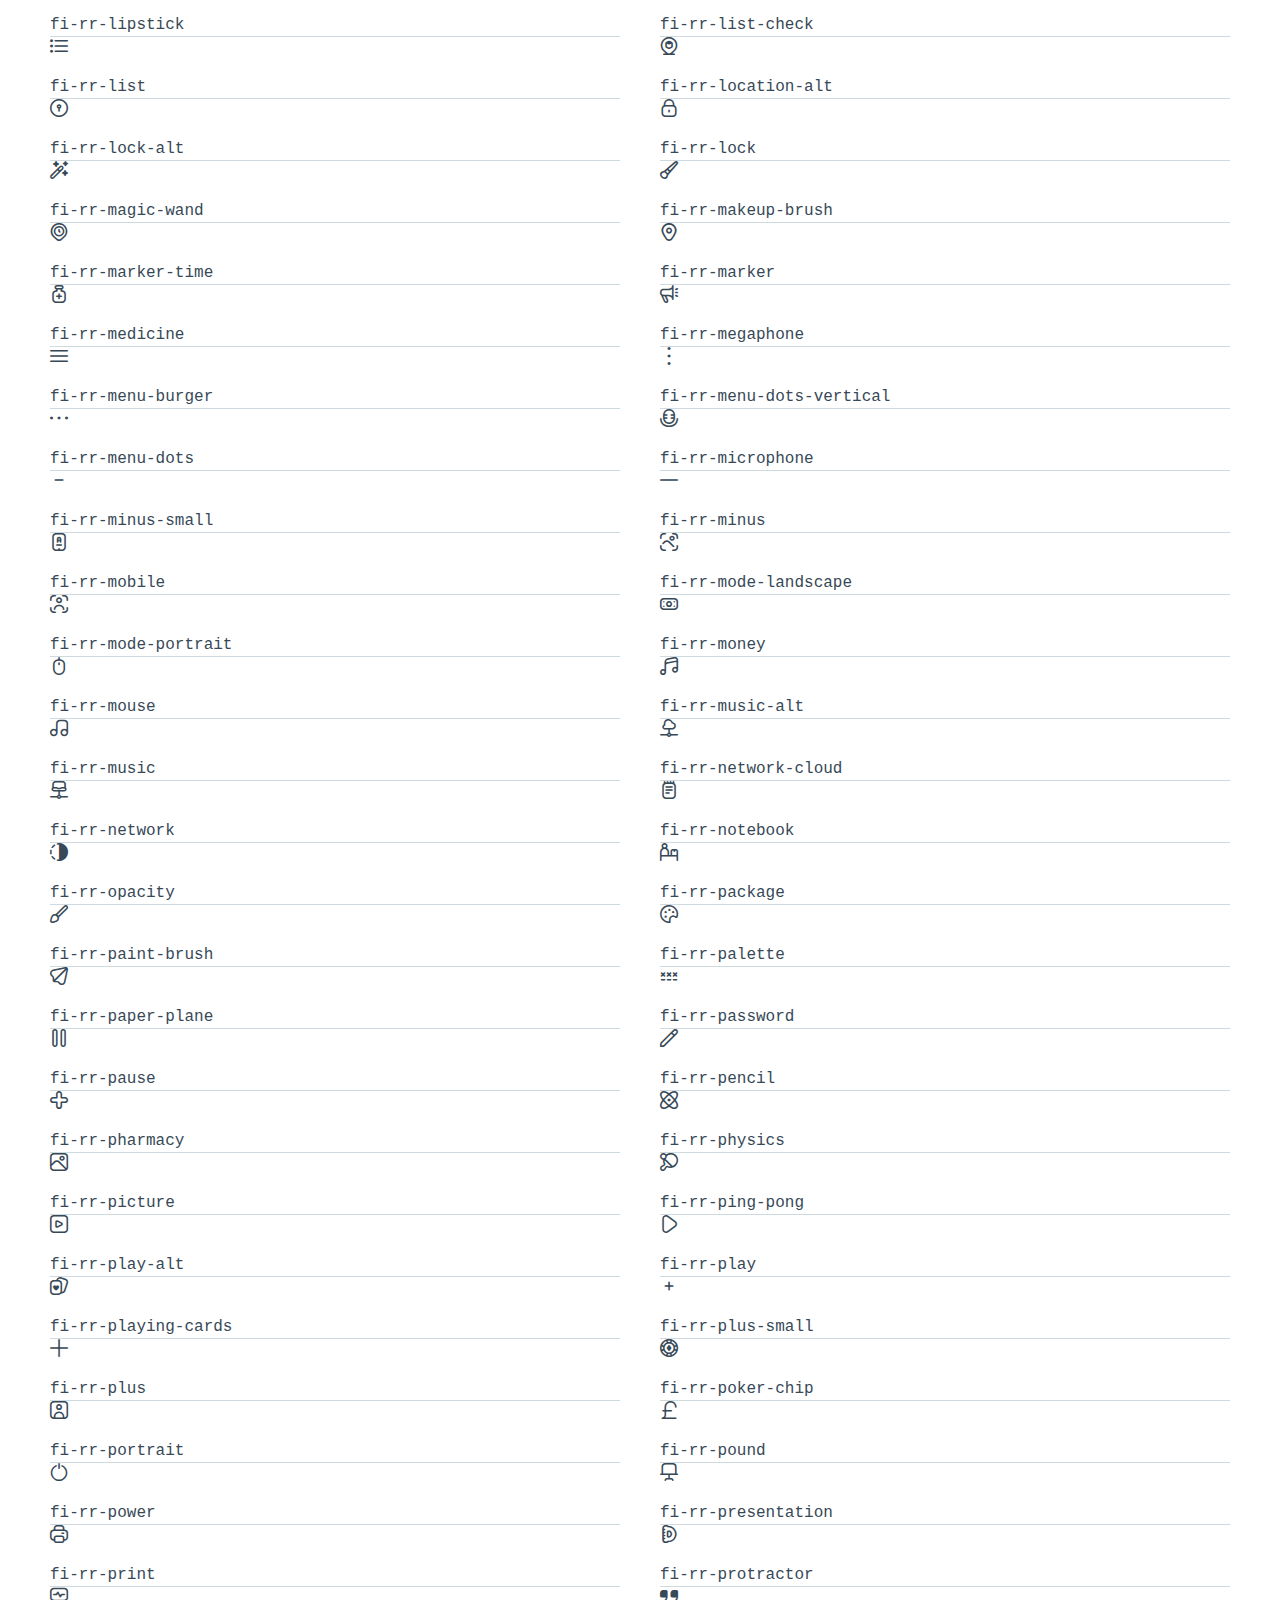
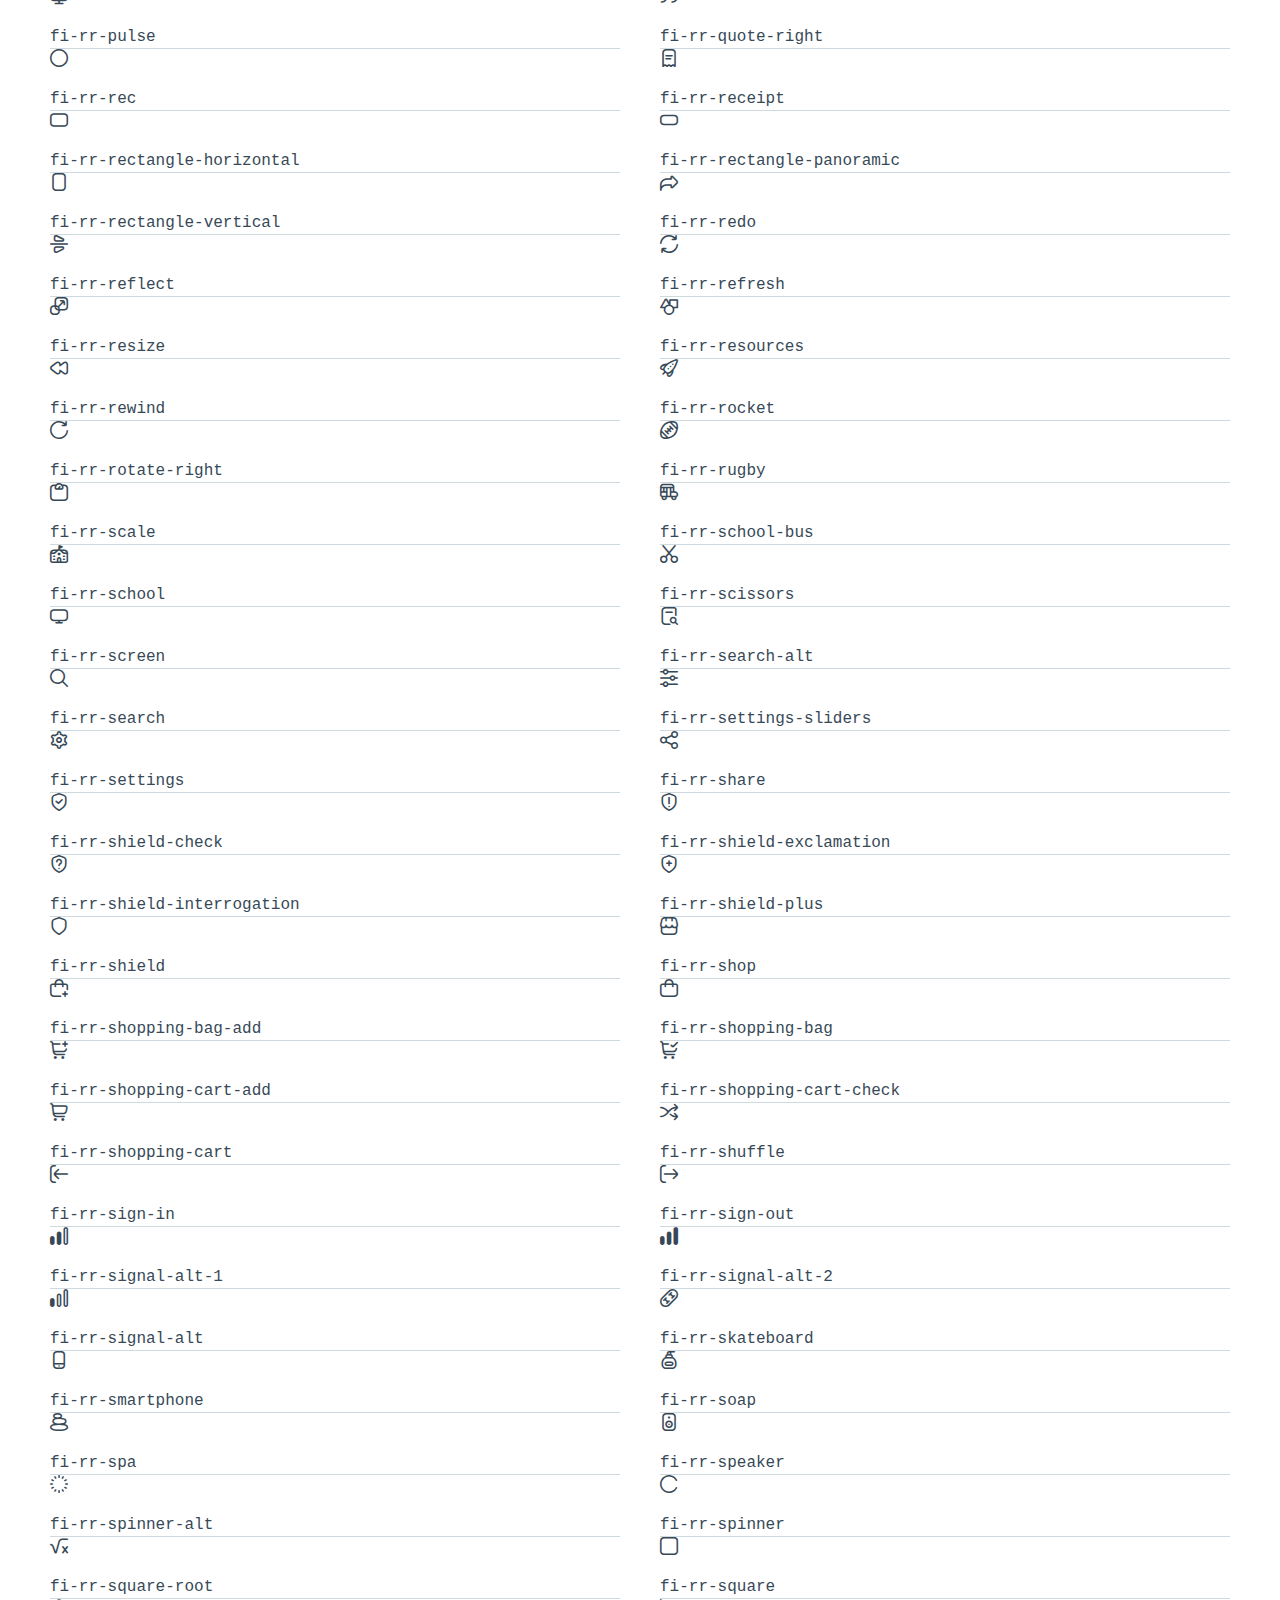
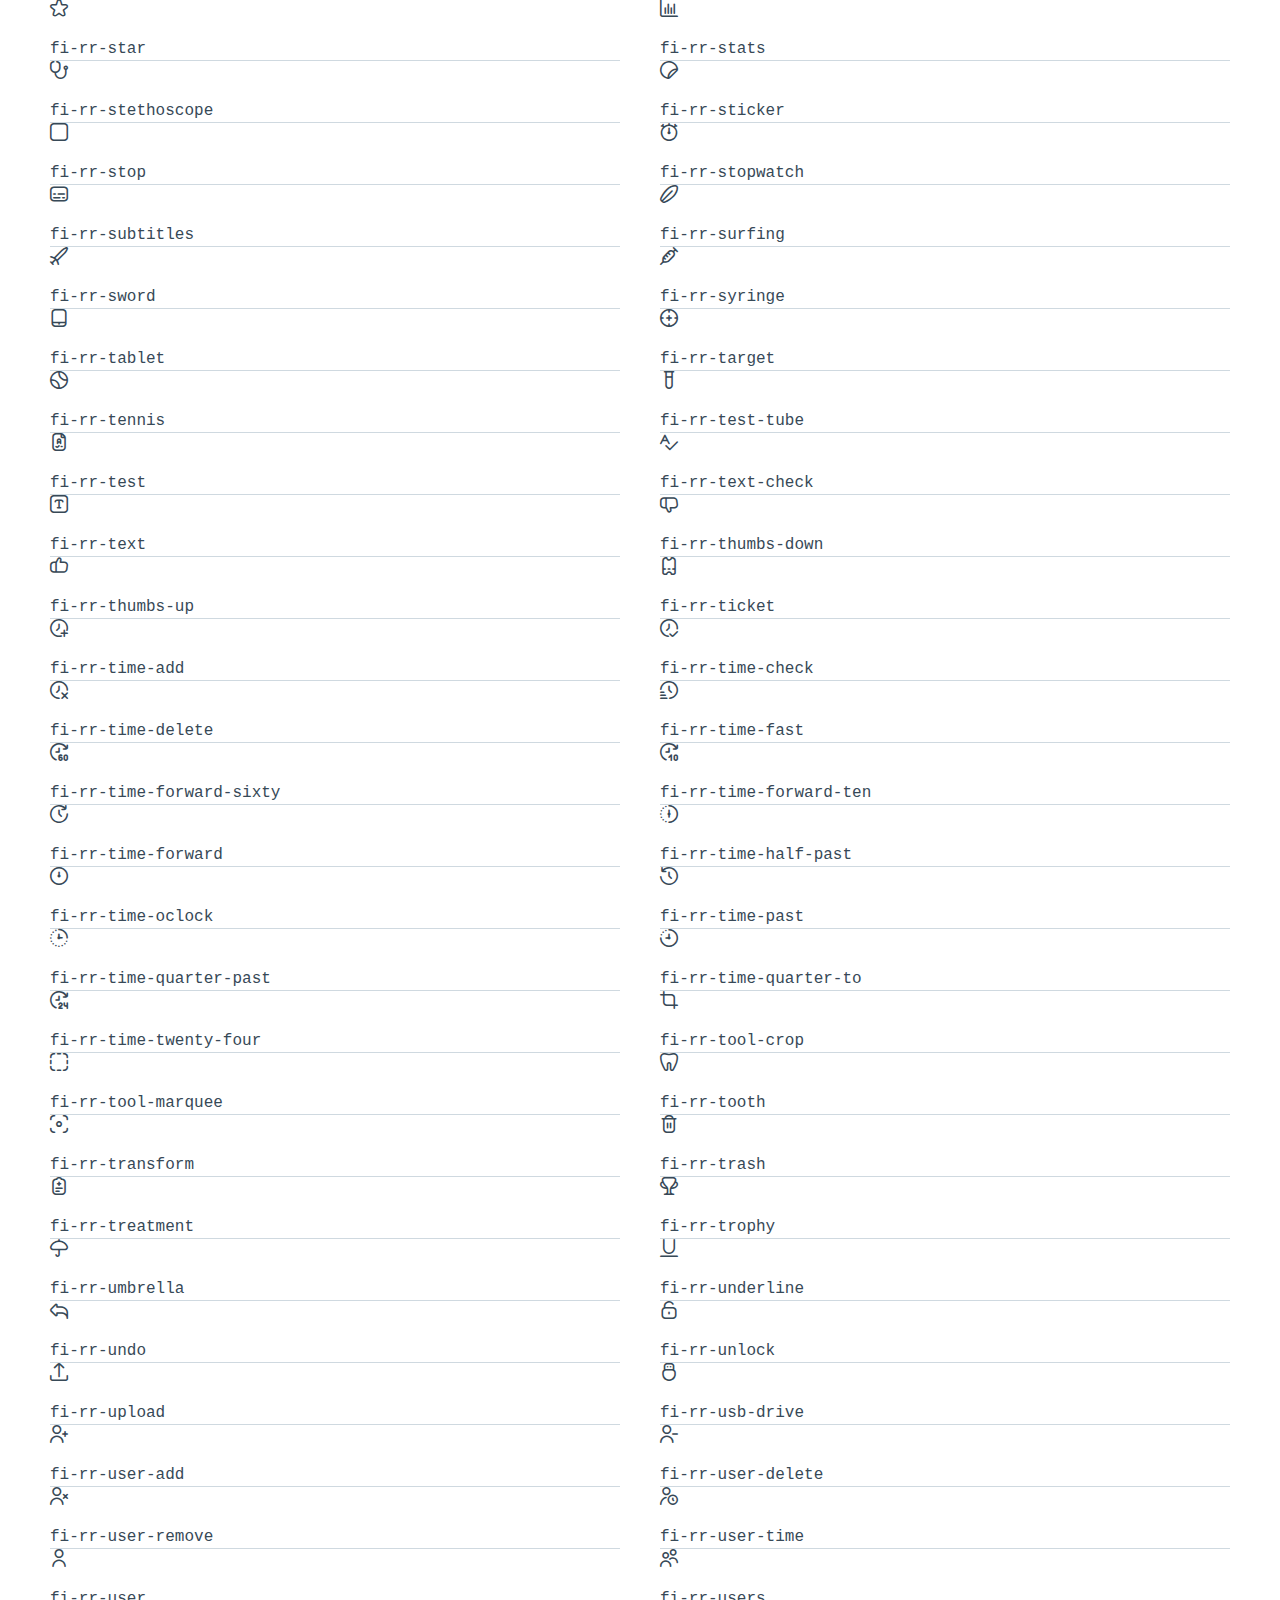
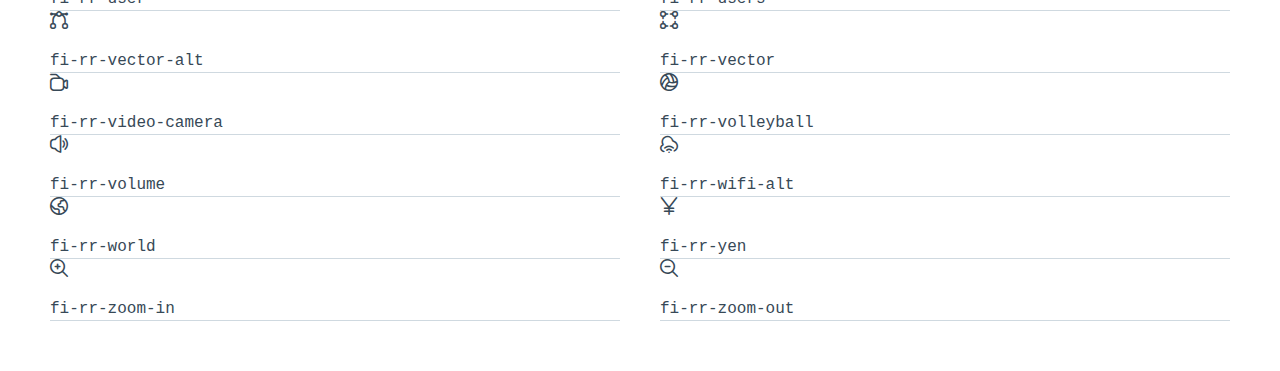
<file: src/Fonts/Uicon_FontFace/how-to-use.html>
<!DOCTYPE html>
<html lang="en">
<head>
    <meta charset="UTF-8">
    <title>Uicons</title>

    <style>
        html,body,div,span,applet,object,iframe,h1,h2,h3,h4,h5,h6,p,blockquote,pre,a,abbr,acronym,address,big,cite,code,del,dfn,em,img,ins,kbd,q,s,samp,small,strike,strong,sub,sup,tt,var,b,u,i,center,dl,dt,dd,ol,ul,li,fieldset,form,label,legend,table,caption,tbody,tfoot,thead,tr,th,td,article,aside,canvas,details,embed,figure,figcaption,footer,header,hgroup,menu,nav,output,ruby,section,summary,time,mark,audio,video{margin:0;padding:0;border:0;font-size:100%;font:inherit;vertical-align:baseline}article,aside,details,figcaption,figure,footer,header,hgroup,menu,nav,section{display:block}body{line-height:1}ol,ul{list-style:none}blockquote,q{quotes:none}blockquote:before,blockquote:after,q:before,q:after{content:'';content:none}table{border-collapse:collapse;border-spacing:0}

        html {
            box-sizing: border-box;
        }
        *, *:before, *:after {
            box-sizing: inherit;
        }

        body {
            font-family: Arial, Helvetica, sans-serif;
            color: #4A6375;
            line-height: 22px;
        }

        .container {
            padding: 50px;
        }

        .logo {
            margin-bottom: 50px;
            display: inline-block;
        }

        .logo svg {
            display: block
        }

        h1 {
            font-size: 42px;
            color: #0E2A47;
            font-weight: bold;
            margin-bottom: 40px;
        }

        .mono {
            font-family: Consolas,Monaco,Lucida Console,Liberation Mono,DejaVu Sans Mono,Bitstream Vera Sans Mono,Courier New, monospace;
        }

        code {
            background-color: #1D262D;
            padding: 15px 20px;
            border-radius: 3px;
            color: #fff;
            display: block;
            font-family: Consolas,Monaco,Lucida Console,Liberation Mono,DejaVu Sans Mono,Bitstream Vera Sans Mono,Courier New, monospace;
            font-weight: normal;
            width: 100%;
            max-width: 700px;
            margin-left: -20px;
        }

        pre {
            white-space: break-spaces;
        }

        small {
            font-size: 14px;
            margin-left: -20px;
        }

        ol {
            list-style: decimal;
            padding-left: 20px;
        }

        .steps {
            text-align: left;
            margin-bottom: 40px;;
        }

        .steps ol li {
            margin-bottom: 20px;
        }

        .icons {
            color: #374957;
        }

        .icons {
            display: flex;
            flex-wrap: wrap;
            align-items: flex-start;
            margin: 0 -20px;
        }

        .icons li {
            padding: 0 20px;
            width: 50%;
        }

        .icon-holder {
            height: 62px;
            line-height: 62px;
            border-bottom: 1px solid #CFD9E0;
        }

        .icon-holder i {
            font-size: 32px;
            vertical-align: middle;
            margin-right: 20px;
        }

        @media (max-width: 768px) {
            .container {
                padding: 20px;
            }

            .icons li {
                padding: 0 20px;
                width: 100%;
            }
        }
    </style>

    <link rel="stylesheet" type="text/css" href="uicons.css" />
</head>
<body>

    <div class="container">
        <a href="http://www.flaticon.com/uicons" class="logo">
            <svg width="123" height="17" viewBox="0 0 123 17" fill="none" xmlns="http://www.w3.org/2000/svg">
                <g clip-path="url(#clip0)">
                <path d="M29.4438 9.70091C29.4438 14.8009 25.845 17.004 21.812 17.004C17.7791 17.004 14.1641 14.805 14.1641 9.70091V0.434082H18.5135V9.33169C18.5135 11.9162 19.9295 12.9832 21.812 12.9832C23.6946 12.9832 25.1106 11.9324 25.1106 9.33169V0.434082H29.4438V9.70091Z" fill="#222C47"/>
                <path d="M37.1853 16.5821H32.8359V0.434082H37.1853V16.5821Z" fill="#222C47"/>
                <path d="M55.3498 3.051L52.2176 5.68012C51.7982 5.17177 51.2715 4.7626 50.6752 4.482C50.0789 4.2014 49.4279 4.05633 48.7689 4.05721C46.5171 4.05721 44.7116 5.82618 44.7116 8.52021C44.7116 11.2142 46.4968 12.9832 48.7689 12.9832C49.4361 12.977 50.0944 12.8291 50.7001 12.5493C51.3058 12.2695 51.8452 11.8642 52.2825 11.3603L55.3823 14.0097C54.6134 14.9885 53.6254 15.7731 52.4979 16.3002C51.3703 16.8274 50.1348 17.0823 48.8906 17.0446C43.7338 16.9999 40.2852 13.3889 40.2852 8.52021C40.2852 3.65148 43.7338 -7.03519e-05 48.8825 -7.03519e-05C50.1248 -0.0375892 51.3582 0.219274 52.4822 0.74954C53.6062 1.2798 54.5888 2.06843 55.3498 3.051Z" fill="#222C47"/>
                <path d="M73.9959 8.52029C73.9959 13.389 70.2794 17.0406 65.2484 17.0406C60.2174 17.0406 56.5293 13.389 56.5293 8.52029C56.5293 3.65155 60.2295 0 65.2484 0C70.2672 0 73.9959 3.65155 73.9959 8.52029ZM60.9639 8.52029C60.9639 11.1372 62.7978 12.9833 65.2484 12.9833C67.699 12.9833 69.545 11.1494 69.545 8.52029C69.545 5.89117 67.699 4.05728 65.2484 4.05728C62.7978 4.05728 60.9639 5.88305 60.9639 8.52029Z" fill="#222C47"/>
                <path d="M91.7714 6.30095V16.5821H87.422V7.70883C87.422 5.3759 86.2535 4.08974 84.2736 4.08974C82.4072 4.08974 80.8574 5.30692 80.8574 7.74129V16.5821H76.5039V0.434129H80.7397V2.33294C81.8879 0.616706 83.6569 0 85.4908 0C89.1545 0 91.7714 2.54797 91.7714 6.30095Z" fill="#222C47"/>
                <path d="M106.657 4.93353C105.049 4.1464 103.297 3.6976 101.508 3.61492C99.8569 3.61492 99.0252 4.19917 99.0252 5.08365C99.0252 5.96814 100.19 6.24809 101.658 6.46718L103.091 6.68222C106.588 7.21778 108.54 8.78389 108.54 11.5185C108.54 14.8495 105.805 16.9999 101.123 16.9999C98.9238 16.9999 96.039 16.5942 93.9414 15.1011L95.6576 11.7984C97.2818 12.8839 99.2024 13.4395 101.155 13.3889C103.184 13.3889 104.141 12.8209 104.141 11.8715C104.141 11.0884 103.33 10.6543 101.456 10.3865L100.141 10.2039C96.4082 9.68866 94.5581 8.05358 94.5581 5.30275C94.5581 1.98795 97.1223 0.0282822 101.374 0.0282822C103.714 -0.0143955 106.03 0.511905 108.122 1.56193L106.657 4.93353Z" fill="#222C47"/>
                <path d="M3.70114 8.5204L9.24338 2.95787L6.65889 0.377441L1.03145 6.00489C0.37092 6.66732 0 7.56464 0 8.50011C0 9.43559 0.37092 10.3329 1.03145 10.9953L6.60615 16.57L9.19064 13.9896L3.70114 8.5204Z" fill="#4AD295"/>
                <path d="M118.622 8.44737L113.08 13.9896L115.665 16.57L121.288 10.9548C121.616 10.6269 121.876 10.2377 122.054 9.80916C122.232 9.38066 122.323 8.92136 122.323 8.45751C122.323 7.99366 122.232 7.53436 122.054 7.10586C121.876 6.67737 121.616 6.28808 121.288 5.96026L115.713 0.377441L113.133 2.95787L118.622 8.44737Z" fill="#4AD295"/>
                </g>
                <defs>
                <clipPath id="clip0">
                <rect width="122.323" height="17" fill="white"/>
                </clipPath>
                </defs>
            </svg>
        </a>
        
        <h1>Get started</h1>

        <div class="steps">
            <ol>
                <li>Copy the entire /webfonts folder and the css into your project’s static assets directory.</li>
                <li>Add the following line into the <span class="mono">&lt;head&gt;</span> of each template or page that you want to use Uicons on.<br><br>
                    <code><pre>&lt;link href="/your-path-to-uicons/css/uicons-regular-rounded.css" rel="stylesheet"&gt;</pre></code>
                </li>
                <li>Use the icons with the tags <span class="mono">&lt;i&gt;</span> or <span class="mono">&lt;span&gt;</span>.<br><br>
                    <code><pre>&lt;i class="fi fi-rr-camera"&gt;
&lt;span class="fi fi-rr-camera"&gt;</pre></code>
                    <small>Example:</small>
                </li>
            </ol>
        </div>

        <ul class="icons">
            <li>
                <div class="icon-holder">
                    <i class="fi fi-rr-add"></i>
                    <span class="label mono">fi-rr-add</span>
                </div>
            </li>
    
    
            <li>
                <div class="icon-holder">
                    <i class="fi fi-rr-alarm-clock"></i>
                    <span class="label mono">fi-rr-alarm-clock</span>
                </div>
            </li>
    
    
            <li>
                <div class="icon-holder">
                    <i class="fi fi-rr-align-center"></i>
                    <span class="label mono">fi-rr-align-center</span>
                </div>
            </li>
    
    
            <li>
                <div class="icon-holder">
                    <i class="fi fi-rr-align-justify"></i>
                    <span class="label mono">fi-rr-align-justify</span>
                </div>
            </li>
    
    
            <li>
                <div class="icon-holder">
                    <i class="fi fi-rr-align-left"></i>
                    <span class="label mono">fi-rr-align-left</span>
                </div>
            </li>
    
    
            <li>
                <div class="icon-holder">
                    <i class="fi fi-rr-align-right"></i>
                    <span class="label mono">fi-rr-align-right</span>
                </div>
            </li>
    
    
            <li>
                <div class="icon-holder">
                    <i class="fi fi-rr-ambulance"></i>
                    <span class="label mono">fi-rr-ambulance</span>
                </div>
            </li>
    
    
            <li>
                <div class="icon-holder">
                    <i class="fi fi-rr-angle-double-left"></i>
                    <span class="label mono">fi-rr-angle-double-left</span>
                </div>
            </li>
    
    
            <li>
                <div class="icon-holder">
                    <i class="fi fi-rr-angle-double-right"></i>
                    <span class="label mono">fi-rr-angle-double-right</span>
                </div>
            </li>
    
    
            <li>
                <div class="icon-holder">
                    <i class="fi fi-rr-angle-double-small-left"></i>
                    <span class="label mono">fi-rr-angle-double-small-left</span>
                </div>
            </li>
    
    
            <li>
                <div class="icon-holder">
                    <i class="fi fi-rr-angle-double-small-right"></i>
                    <span class="label mono">fi-rr-angle-double-small-right</span>
                </div>
            </li>
    
    
            <li>
                <div class="icon-holder">
                    <i class="fi fi-rr-angle-down"></i>
                    <span class="label mono">fi-rr-angle-down</span>
                </div>
            </li>
    
    
            <li>
                <div class="icon-holder">
                    <i class="fi fi-rr-angle-left"></i>
                    <span class="label mono">fi-rr-angle-left</span>
                </div>
            </li>
    
    
            <li>
                <div class="icon-holder">
                    <i class="fi fi-rr-angle-right"></i>
                    <span class="label mono">fi-rr-angle-right</span>
                </div>
            </li>
    
    
            <li>
                <div class="icon-holder">
                    <i class="fi fi-rr-angle-small-down"></i>
                    <span class="label mono">fi-rr-angle-small-down</span>
                </div>
            </li>
    
    
            <li>
                <div class="icon-holder">
                    <i class="fi fi-rr-angle-small-left"></i>
                    <span class="label mono">fi-rr-angle-small-left</span>
                </div>
            </li>
    
    
            <li>
                <div class="icon-holder">
                    <i class="fi fi-rr-angle-small-right"></i>
                    <span class="label mono">fi-rr-angle-small-right</span>
                </div>
            </li>
    
    
            <li>
                <div class="icon-holder">
                    <i class="fi fi-rr-angle-small-up"></i>
                    <span class="label mono">fi-rr-angle-small-up</span>
                </div>
            </li>
    
    
            <li>
                <div class="icon-holder">
                    <i class="fi fi-rr-angle-up"></i>
                    <span class="label mono">fi-rr-angle-up</span>
                </div>
            </li>
    
    
            <li>
                <div class="icon-holder">
                    <i class="fi fi-rr-apps-add"></i>
                    <span class="label mono">fi-rr-apps-add</span>
                </div>
            </li>
    
    
            <li>
                <div class="icon-holder">
                    <i class="fi fi-rr-apps-delete"></i>
                    <span class="label mono">fi-rr-apps-delete</span>
                </div>
            </li>
    
    
            <li>
                <div class="icon-holder">
                    <i class="fi fi-rr-apps-sort"></i>
                    <span class="label mono">fi-rr-apps-sort</span>
                </div>
            </li>
    
    
            <li>
                <div class="icon-holder">
                    <i class="fi fi-rr-apps"></i>
                    <span class="label mono">fi-rr-apps</span>
                </div>
            </li>
    
    
            <li>
                <div class="icon-holder">
                    <i class="fi fi-rr-archive"></i>
                    <span class="label mono">fi-rr-archive</span>
                </div>
            </li>
    
    
            <li>
                <div class="icon-holder">
                    <i class="fi fi-rr-arrow-down"></i>
                    <span class="label mono">fi-rr-arrow-down</span>
                </div>
            </li>
    
    
            <li>
                <div class="icon-holder">
                    <i class="fi fi-rr-arrow-left"></i>
                    <span class="label mono">fi-rr-arrow-left</span>
                </div>
            </li>
    
    
            <li>
                <div class="icon-holder">
                    <i class="fi fi-rr-arrow-right"></i>
                    <span class="label mono">fi-rr-arrow-right</span>
                </div>
            </li>
    
    
            <li>
                <div class="icon-holder">
                    <i class="fi fi-rr-arrow-small-down"></i>
                    <span class="label mono">fi-rr-arrow-small-down</span>
                </div>
            </li>
    
    
            <li>
                <div class="icon-holder">
                    <i class="fi fi-rr-arrow-small-left"></i>
                    <span class="label mono">fi-rr-arrow-small-left</span>
                </div>
            </li>
    
    
            <li>
                <div class="icon-holder">
                    <i class="fi fi-rr-arrow-small-right"></i>
                    <span class="label mono">fi-rr-arrow-small-right</span>
                </div>
            </li>
    
    
            <li>
                <div class="icon-holder">
                    <i class="fi fi-rr-arrow-small-up"></i>
                    <span class="label mono">fi-rr-arrow-small-up</span>
                </div>
            </li>
    
    
            <li>
                <div class="icon-holder">
                    <i class="fi fi-rr-arrow-up"></i>
                    <span class="label mono">fi-rr-arrow-up</span>
                </div>
            </li>
    
    
            <li>
                <div class="icon-holder">
                    <i class="fi fi-rr-asterisk"></i>
                    <span class="label mono">fi-rr-asterisk</span>
                </div>
            </li>
    
    
            <li>
                <div class="icon-holder">
                    <i class="fi fi-rr-backpack"></i>
                    <span class="label mono">fi-rr-backpack</span>
                </div>
            </li>
    
    
            <li>
                <div class="icon-holder">
                    <i class="fi fi-rr-badge"></i>
                    <span class="label mono">fi-rr-badge</span>
                </div>
            </li>
    
    
            <li>
                <div class="icon-holder">
                    <i class="fi fi-rr-ban"></i>
                    <span class="label mono">fi-rr-ban</span>
                </div>
            </li>
    
    
            <li>
                <div class="icon-holder">
                    <i class="fi fi-rr-band-aid"></i>
                    <span class="label mono">fi-rr-band-aid</span>
                </div>
            </li>
    
    
            <li>
                <div class="icon-holder">
                    <i class="fi fi-rr-bank"></i>
                    <span class="label mono">fi-rr-bank</span>
                </div>
            </li>
    
    
            <li>
                <div class="icon-holder">
                    <i class="fi fi-rr-barber-shop"></i>
                    <span class="label mono">fi-rr-barber-shop</span>
                </div>
            </li>
    
    
            <li>
                <div class="icon-holder">
                    <i class="fi fi-rr-baseball"></i>
                    <span class="label mono">fi-rr-baseball</span>
                </div>
            </li>
    
    
            <li>
                <div class="icon-holder">
                    <i class="fi fi-rr-basketball"></i>
                    <span class="label mono">fi-rr-basketball</span>
                </div>
            </li>
    
    
            <li>
                <div class="icon-holder">
                    <i class="fi fi-rr-bell-ring"></i>
                    <span class="label mono">fi-rr-bell-ring</span>
                </div>
            </li>
    
    
            <li>
                <div class="icon-holder">
                    <i class="fi fi-rr-bell-school"></i>
                    <span class="label mono">fi-rr-bell-school</span>
                </div>
            </li>
    
    
            <li>
                <div class="icon-holder">
                    <i class="fi fi-rr-bell"></i>
                    <span class="label mono">fi-rr-bell</span>
                </div>
            </li>
    
    
            <li>
                <div class="icon-holder">
                    <i class="fi fi-rr-billiard"></i>
                    <span class="label mono">fi-rr-billiard</span>
                </div>
            </li>
    
    
            <li>
                <div class="icon-holder">
                    <i class="fi fi-rr-bold"></i>
                    <span class="label mono">fi-rr-bold</span>
                </div>
            </li>
    
    
            <li>
                <div class="icon-holder">
                    <i class="fi fi-rr-book-alt"></i>
                    <span class="label mono">fi-rr-book-alt</span>
                </div>
            </li>
    
    
            <li>
                <div class="icon-holder">
                    <i class="fi fi-rr-book"></i>
                    <span class="label mono">fi-rr-book</span>
                </div>
            </li>
    
    
            <li>
                <div class="icon-holder">
                    <i class="fi fi-rr-bookmark"></i>
                    <span class="label mono">fi-rr-bookmark</span>
                </div>
            </li>
    
    
            <li>
                <div class="icon-holder">
                    <i class="fi fi-rr-bowling"></i>
                    <span class="label mono">fi-rr-bowling</span>
                </div>
            </li>
    
    
            <li>
                <div class="icon-holder">
                    <i class="fi fi-rr-box-alt"></i>
                    <span class="label mono">fi-rr-box-alt</span>
                </div>
            </li>
    
    
            <li>
                <div class="icon-holder">
                    <i class="fi fi-rr-box"></i>
                    <span class="label mono">fi-rr-box</span>
                </div>
            </li>
    
    
            <li>
                <div class="icon-holder">
                    <i class="fi fi-rr-briefcase"></i>
                    <span class="label mono">fi-rr-briefcase</span>
                </div>
            </li>
    
    
            <li>
                <div class="icon-holder">
                    <i class="fi fi-rr-broom"></i>
                    <span class="label mono">fi-rr-broom</span>
                </div>
            </li>
    
    
            <li>
                <div class="icon-holder">
                    <i class="fi fi-rr-browser"></i>
                    <span class="label mono">fi-rr-browser</span>
                </div>
            </li>
    
    
            <li>
                <div class="icon-holder">
                    <i class="fi fi-rr-brush"></i>
                    <span class="label mono">fi-rr-brush</span>
                </div>
            </li>
    
    
            <li>
                <div class="icon-holder">
                    <i class="fi fi-rr-bug"></i>
                    <span class="label mono">fi-rr-bug</span>
                </div>
            </li>
    
    
            <li>
                <div class="icon-holder">
                    <i class="fi fi-rr-building"></i>
                    <span class="label mono">fi-rr-building</span>
                </div>
            </li>
    
    
            <li>
                <div class="icon-holder">
                    <i class="fi fi-rr-bulb"></i>
                    <span class="label mono">fi-rr-bulb</span>
                </div>
            </li>
    
    
            <li>
                <div class="icon-holder">
                    <i class="fi fi-rr-calculator"></i>
                    <span class="label mono">fi-rr-calculator</span>
                </div>
            </li>
    
    
            <li>
                <div class="icon-holder">
                    <i class="fi fi-rr-calendar"></i>
                    <span class="label mono">fi-rr-calendar</span>
                </div>
            </li>
    
    
            <li>
                <div class="icon-holder">
                    <i class="fi fi-rr-camera"></i>
                    <span class="label mono">fi-rr-camera</span>
                </div>
            </li>
    
    
            <li>
                <div class="icon-holder">
                    <i class="fi fi-rr-caret-down"></i>
                    <span class="label mono">fi-rr-caret-down</span>
                </div>
            </li>
    
    
            <li>
                <div class="icon-holder">
                    <i class="fi fi-rr-caret-left"></i>
                    <span class="label mono">fi-rr-caret-left</span>
                </div>
            </li>
    
    
            <li>
                <div class="icon-holder">
                    <i class="fi fi-rr-caret-right"></i>
                    <span class="label mono">fi-rr-caret-right</span>
                </div>
            </li>
    
    
            <li>
                <div class="icon-holder">
                    <i class="fi fi-rr-caret-up"></i>
                    <span class="label mono">fi-rr-caret-up</span>
                </div>
            </li>
    
    
            <li>
                <div class="icon-holder">
                    <i class="fi fi-rr-check"></i>
                    <span class="label mono">fi-rr-check</span>
                </div>
            </li>
    
    
            <li>
                <div class="icon-holder">
                    <i class="fi fi-rr-checkbox"></i>
                    <span class="label mono">fi-rr-checkbox</span>
                </div>
            </li>
    
    
            <li>
                <div class="icon-holder">
                    <i class="fi fi-rr-chess"></i>
                    <span class="label mono">fi-rr-chess</span>
                </div>
            </li>
    
    
            <li>
                <div class="icon-holder">
                    <i class="fi fi-rr-circle-small"></i>
                    <span class="label mono">fi-rr-circle-small</span>
                </div>
            </li>
    
    
            <li>
                <div class="icon-holder">
                    <i class="fi fi-rr-circle"></i>
                    <span class="label mono">fi-rr-circle</span>
                </div>
            </li>
    
    
            <li>
                <div class="icon-holder">
                    <i class="fi fi-rr-clip"></i>
                    <span class="label mono">fi-rr-clip</span>
                </div>
            </li>
    
    
            <li>
                <div class="icon-holder">
                    <i class="fi fi-rr-clock"></i>
                    <span class="label mono">fi-rr-clock</span>
                </div>
            </li>
    
    
            <li>
                <div class="icon-holder">
                    <i class="fi fi-rr-cloud-check"></i>
                    <span class="label mono">fi-rr-cloud-check</span>
                </div>
            </li>
    
    
            <li>
                <div class="icon-holder">
                    <i class="fi fi-rr-cloud-disabled"></i>
                    <span class="label mono">fi-rr-cloud-disabled</span>
                </div>
            </li>
    
    
            <li>
                <div class="icon-holder">
                    <i class="fi fi-rr-cloud-download"></i>
                    <span class="label mono">fi-rr-cloud-download</span>
                </div>
            </li>
    
    
            <li>
                <div class="icon-holder">
                    <i class="fi fi-rr-cloud-share"></i>
                    <span class="label mono">fi-rr-cloud-share</span>
                </div>
            </li>
    
    
            <li>
                <div class="icon-holder">
                    <i class="fi fi-rr-cloud-upload"></i>
                    <span class="label mono">fi-rr-cloud-upload</span>
                </div>
            </li>
    
    
            <li>
                <div class="icon-holder">
                    <i class="fi fi-rr-cloud"></i>
                    <span class="label mono">fi-rr-cloud</span>
                </div>
            </li>
    
    
            <li>
                <div class="icon-holder">
                    <i class="fi fi-rr-comment-alt"></i>
                    <span class="label mono">fi-rr-comment-alt</span>
                </div>
            </li>
    
    
            <li>
                <div class="icon-holder">
                    <i class="fi fi-rr-comment"></i>
                    <span class="label mono">fi-rr-comment</span>
                </div>
            </li>
    
    
            <li>
                <div class="icon-holder">
                    <i class="fi fi-rr-compress-alt"></i>
                    <span class="label mono">fi-rr-compress-alt</span>
                </div>
            </li>
    
    
            <li>
                <div class="icon-holder">
                    <i class="fi fi-rr-compress"></i>
                    <span class="label mono">fi-rr-compress</span>
                </div>
            </li>
    
    
            <li>
                <div class="icon-holder">
                    <i class="fi fi-rr-computer"></i>
                    <span class="label mono">fi-rr-computer</span>
                </div>
            </li>
    
    
            <li>
                <div class="icon-holder">
                    <i class="fi fi-rr-cookie"></i>
                    <span class="label mono">fi-rr-cookie</span>
                </div>
            </li>
    
    
            <li>
                <div class="icon-holder">
                    <i class="fi fi-rr-copy-alt"></i>
                    <span class="label mono">fi-rr-copy-alt</span>
                </div>
            </li>
    
    
            <li>
                <div class="icon-holder">
                    <i class="fi fi-rr-copy"></i>
                    <span class="label mono">fi-rr-copy</span>
                </div>
            </li>
    
    
            <li>
                <div class="icon-holder">
                    <i class="fi fi-rr-copyright"></i>
                    <span class="label mono">fi-rr-copyright</span>
                </div>
            </li>
    
    
            <li>
                <div class="icon-holder">
                    <i class="fi fi-rr-cream"></i>
                    <span class="label mono">fi-rr-cream</span>
                </div>
            </li>
    
    
            <li>
                <div class="icon-holder">
                    <i class="fi fi-rr-credit-card"></i>
                    <span class="label mono">fi-rr-credit-card</span>
                </div>
            </li>
    
    
            <li>
                <div class="icon-holder">
                    <i class="fi fi-rr-cross-circle"></i>
                    <span class="label mono">fi-rr-cross-circle</span>
                </div>
            </li>
    
    
            <li>
                <div class="icon-holder">
                    <i class="fi fi-rr-cross-small"></i>
                    <span class="label mono">fi-rr-cross-small</span>
                </div>
            </li>
    
    
            <li>
                <div class="icon-holder">
                    <i class="fi fi-rr-cross"></i>
                    <span class="label mono">fi-rr-cross</span>
                </div>
            </li>
    
    
            <li>
                <div class="icon-holder">
                    <i class="fi fi-rr-crown"></i>
                    <span class="label mono">fi-rr-crown</span>
                </div>
            </li>
    
    
            <li>
                <div class="icon-holder">
                    <i class="fi fi-rr-cursor-finger"></i>
                    <span class="label mono">fi-rr-cursor-finger</span>
                </div>
            </li>
    
    
            <li>
                <div class="icon-holder">
                    <i class="fi fi-rr-cursor-plus"></i>
                    <span class="label mono">fi-rr-cursor-plus</span>
                </div>
            </li>
    
    
            <li>
                <div class="icon-holder">
                    <i class="fi fi-rr-cursor-text-alt"></i>
                    <span class="label mono">fi-rr-cursor-text-alt</span>
                </div>
            </li>
    
    
            <li>
                <div class="icon-holder">
                    <i class="fi fi-rr-cursor-text"></i>
                    <span class="label mono">fi-rr-cursor-text</span>
                </div>
            </li>
    
    
            <li>
                <div class="icon-holder">
                    <i class="fi fi-rr-cursor"></i>
                    <span class="label mono">fi-rr-cursor</span>
                </div>
            </li>
    
    
            <li>
                <div class="icon-holder">
                    <i class="fi fi-rr-dart"></i>
                    <span class="label mono">fi-rr-dart</span>
                </div>
            </li>
    
    
            <li>
                <div class="icon-holder">
                    <i class="fi fi-rr-dashboard"></i>
                    <span class="label mono">fi-rr-dashboard</span>
                </div>
            </li>
    
    
            <li>
                <div class="icon-holder">
                    <i class="fi fi-rr-data-transfer"></i>
                    <span class="label mono">fi-rr-data-transfer</span>
                </div>
            </li>
    
    
            <li>
                <div class="icon-holder">
                    <i class="fi fi-rr-database"></i>
                    <span class="label mono">fi-rr-database</span>
                </div>
            </li>
    
    
            <li>
                <div class="icon-holder">
                    <i class="fi fi-rr-delete"></i>
                    <span class="label mono">fi-rr-delete</span>
                </div>
            </li>
    
    
            <li>
                <div class="icon-holder">
                    <i class="fi fi-rr-diamond"></i>
                    <span class="label mono">fi-rr-diamond</span>
                </div>
            </li>
    
    
            <li>
                <div class="icon-holder">
                    <i class="fi fi-rr-dice"></i>
                    <span class="label mono">fi-rr-dice</span>
                </div>
            </li>
    
    
            <li>
                <div class="icon-holder">
                    <i class="fi fi-rr-diploma"></i>
                    <span class="label mono">fi-rr-diploma</span>
                </div>
            </li>
    
    
            <li>
                <div class="icon-holder">
                    <i class="fi fi-rr-disk"></i>
                    <span class="label mono">fi-rr-disk</span>
                </div>
            </li>
    
    
            <li>
                <div class="icon-holder">
                    <i class="fi fi-rr-doctor"></i>
                    <span class="label mono">fi-rr-doctor</span>
                </div>
            </li>
    
    
            <li>
                <div class="icon-holder">
                    <i class="fi fi-rr-document-signed"></i>
                    <span class="label mono">fi-rr-document-signed</span>
                </div>
            </li>
    
    
            <li>
                <div class="icon-holder">
                    <i class="fi fi-rr-document"></i>
                    <span class="label mono">fi-rr-document</span>
                </div>
            </li>
    
    
            <li>
                <div class="icon-holder">
                    <i class="fi fi-rr-dollar"></i>
                    <span class="label mono">fi-rr-dollar</span>
                </div>
            </li>
    
    
            <li>
                <div class="icon-holder">
                    <i class="fi fi-rr-download"></i>
                    <span class="label mono">fi-rr-download</span>
                </div>
            </li>
    
    
            <li>
                <div class="icon-holder">
                    <i class="fi fi-rr-duplicate"></i>
                    <span class="label mono">fi-rr-duplicate</span>
                </div>
            </li>
    
    
            <li>
                <div class="icon-holder">
                    <i class="fi fi-rr-e-learning"></i>
                    <span class="label mono">fi-rr-e-learning</span>
                </div>
            </li>
    
    
            <li>
                <div class="icon-holder">
                    <i class="fi fi-rr-earnings"></i>
                    <span class="label mono">fi-rr-earnings</span>
                </div>
            </li>
    
    
            <li>
                <div class="icon-holder">
                    <i class="fi fi-rr-edit-alt"></i>
                    <span class="label mono">fi-rr-edit-alt</span>
                </div>
            </li>
    
    
            <li>
                <div class="icon-holder">
                    <i class="fi fi-rr-edit"></i>
                    <span class="label mono">fi-rr-edit</span>
                </div>
            </li>
    
    
            <li>
                <div class="icon-holder">
                    <i class="fi fi-rr-envelope"></i>
                    <span class="label mono">fi-rr-envelope</span>
                </div>
            </li>
    
    
            <li>
                <div class="icon-holder">
                    <i class="fi fi-rr-euro"></i>
                    <span class="label mono">fi-rr-euro</span>
                </div>
            </li>
    
    
            <li>
                <div class="icon-holder">
                    <i class="fi fi-rr-exclamation"></i>
                    <span class="label mono">fi-rr-exclamation</span>
                </div>
            </li>
    
    
            <li>
                <div class="icon-holder">
                    <i class="fi fi-rr-expand"></i>
                    <span class="label mono">fi-rr-expand</span>
                </div>
            </li>
    
    
            <li>
                <div class="icon-holder">
                    <i class="fi fi-rr-eye-crossed"></i>
                    <span class="label mono">fi-rr-eye-crossed</span>
                </div>
            </li>
    
    
            <li>
                <div class="icon-holder">
                    <i class="fi fi-rr-eye-dropper"></i>
                    <span class="label mono">fi-rr-eye-dropper</span>
                </div>
            </li>
    
    
            <li>
                <div class="icon-holder">
                    <i class="fi fi-rr-eye"></i>
                    <span class="label mono">fi-rr-eye</span>
                </div>
            </li>
    
    
            <li>
                <div class="icon-holder">
                    <i class="fi fi-rr-feather"></i>
                    <span class="label mono">fi-rr-feather</span>
                </div>
            </li>
    
    
            <li>
                <div class="icon-holder">
                    <i class="fi fi-rr-file-add"></i>
                    <span class="label mono">fi-rr-file-add</span>
                </div>
            </li>
    
    
            <li>
                <div class="icon-holder">
                    <i class="fi fi-rr-file-ai"></i>
                    <span class="label mono">fi-rr-file-ai</span>
                </div>
            </li>
    
    
            <li>
                <div class="icon-holder">
                    <i class="fi fi-rr-file-check"></i>
                    <span class="label mono">fi-rr-file-check</span>
                </div>
            </li>
    
    
            <li>
                <div class="icon-holder">
                    <i class="fi fi-rr-file-delete"></i>
                    <span class="label mono">fi-rr-file-delete</span>
                </div>
            </li>
    
    
            <li>
                <div class="icon-holder">
                    <i class="fi fi-rr-file-eps"></i>
                    <span class="label mono">fi-rr-file-eps</span>
                </div>
            </li>
    
    
            <li>
                <div class="icon-holder">
                    <i class="fi fi-rr-file-gif"></i>
                    <span class="label mono">fi-rr-file-gif</span>
                </div>
            </li>
    
    
            <li>
                <div class="icon-holder">
                    <i class="fi fi-rr-file-music"></i>
                    <span class="label mono">fi-rr-file-music</span>
                </div>
            </li>
    
    
            <li>
                <div class="icon-holder">
                    <i class="fi fi-rr-file-psd"></i>
                    <span class="label mono">fi-rr-file-psd</span>
                </div>
            </li>
    
    
            <li>
                <div class="icon-holder">
                    <i class="fi fi-rr-file"></i>
                    <span class="label mono">fi-rr-file</span>
                </div>
            </li>
    
    
            <li>
                <div class="icon-holder">
                    <i class="fi fi-rr-fill"></i>
                    <span class="label mono">fi-rr-fill</span>
                </div>
            </li>
    
    
            <li>
                <div class="icon-holder">
                    <i class="fi fi-rr-film"></i>
                    <span class="label mono">fi-rr-film</span>
                </div>
            </li>
    
    
            <li>
                <div class="icon-holder">
                    <i class="fi fi-rr-filter"></i>
                    <span class="label mono">fi-rr-filter</span>
                </div>
            </li>
    
    
            <li>
                <div class="icon-holder">
                    <i class="fi fi-rr-fingerprint"></i>
                    <span class="label mono">fi-rr-fingerprint</span>
                </div>
            </li>
    
    
            <li>
                <div class="icon-holder">
                    <i class="fi fi-rr-flag"></i>
                    <span class="label mono">fi-rr-flag</span>
                </div>
            </li>
    
    
            <li>
                <div class="icon-holder">
                    <i class="fi fi-rr-flame"></i>
                    <span class="label mono">fi-rr-flame</span>
                </div>
            </li>
    
    
            <li>
                <div class="icon-holder">
                    <i class="fi fi-rr-flip-horizontal"></i>
                    <span class="label mono">fi-rr-flip-horizontal</span>
                </div>
            </li>
    
    
            <li>
                <div class="icon-holder">
                    <i class="fi fi-rr-folder-add"></i>
                    <span class="label mono">fi-rr-folder-add</span>
                </div>
            </li>
    
    
            <li>
                <div class="icon-holder">
                    <i class="fi fi-rr-folder"></i>
                    <span class="label mono">fi-rr-folder</span>
                </div>
            </li>
    
    
            <li>
                <div class="icon-holder">
                    <i class="fi fi-rr-following"></i>
                    <span class="label mono">fi-rr-following</span>
                </div>
            </li>
    
    
            <li>
                <div class="icon-holder">
                    <i class="fi fi-rr-football"></i>
                    <span class="label mono">fi-rr-football</span>
                </div>
            </li>
    
    
            <li>
                <div class="icon-holder">
                    <i class="fi fi-rr-form"></i>
                    <span class="label mono">fi-rr-form</span>
                </div>
            </li>
    
    
            <li>
                <div class="icon-holder">
                    <i class="fi fi-rr-forward"></i>
                    <span class="label mono">fi-rr-forward</span>
                </div>
            </li>
    
    
            <li>
                <div class="icon-holder">
                    <i class="fi fi-rr-ftp"></i>
                    <span class="label mono">fi-rr-ftp</span>
                </div>
            </li>
    
    
            <li>
                <div class="icon-holder">
                    <i class="fi fi-rr-gallery"></i>
                    <span class="label mono">fi-rr-gallery</span>
                </div>
            </li>
    
    
            <li>
                <div class="icon-holder">
                    <i class="fi fi-rr-glasses"></i>
                    <span class="label mono">fi-rr-glasses</span>
                </div>
            </li>
    
    
            <li>
                <div class="icon-holder">
                    <i class="fi fi-rr-globe-alt"></i>
                    <span class="label mono">fi-rr-globe-alt</span>
                </div>
            </li>
    
    
            <li>
                <div class="icon-holder">
                    <i class="fi fi-rr-globe"></i>
                    <span class="label mono">fi-rr-globe</span>
                </div>
            </li>
    
    
            <li>
                <div class="icon-holder">
                    <i class="fi fi-rr-golf"></i>
                    <span class="label mono">fi-rr-golf</span>
                </div>
            </li>
    
    
            <li>
                <div class="icon-holder">
                    <i class="fi fi-rr-graduation-cap"></i>
                    <span class="label mono">fi-rr-graduation-cap</span>
                </div>
            </li>
    
    
            <li>
                <div class="icon-holder">
                    <i class="fi fi-rr-graphic-tablet"></i>
                    <span class="label mono">fi-rr-graphic-tablet</span>
                </div>
            </li>
    
    
            <li>
                <div class="icon-holder">
                    <i class="fi fi-rr-grid-alt"></i>
                    <span class="label mono">fi-rr-grid-alt</span>
                </div>
            </li>
    
    
            <li>
                <div class="icon-holder">
                    <i class="fi fi-rr-grid"></i>
                    <span class="label mono">fi-rr-grid</span>
                </div>
            </li>
    
    
            <li>
                <div class="icon-holder">
                    <i class="fi fi-rr-gym"></i>
                    <span class="label mono">fi-rr-gym</span>
                </div>
            </li>
    
    
            <li>
                <div class="icon-holder">
                    <i class="fi fi-rr-headphones"></i>
                    <span class="label mono">fi-rr-headphones</span>
                </div>
            </li>
    
    
            <li>
                <div class="icon-holder">
                    <i class="fi fi-rr-headset"></i>
                    <span class="label mono">fi-rr-headset</span>
                </div>
            </li>
    
    
            <li>
                <div class="icon-holder">
                    <i class="fi fi-rr-heart"></i>
                    <span class="label mono">fi-rr-heart</span>
                </div>
            </li>
    
    
            <li>
                <div class="icon-holder">
                    <i class="fi fi-rr-home"></i>
                    <span class="label mono">fi-rr-home</span>
                </div>
            </li>
    
    
            <li>
                <div class="icon-holder">
                    <i class="fi fi-rr-hourglass-end"></i>
                    <span class="label mono">fi-rr-hourglass-end</span>
                </div>
            </li>
    
    
            <li>
                <div class="icon-holder">
                    <i class="fi fi-rr-hourglass"></i>
                    <span class="label mono">fi-rr-hourglass</span>
                </div>
            </li>
    
    
            <li>
                <div class="icon-holder">
                    <i class="fi fi-rr-ice-skate"></i>
                    <span class="label mono">fi-rr-ice-skate</span>
                </div>
            </li>
    
    
            <li>
                <div class="icon-holder">
                    <i class="fi fi-rr-id-badge"></i>
                    <span class="label mono">fi-rr-id-badge</span>
                </div>
            </li>
    
    
            <li>
                <div class="icon-holder">
                    <i class="fi fi-rr-inbox"></i>
                    <span class="label mono">fi-rr-inbox</span>
                </div>
            </li>
    
    
            <li>
                <div class="icon-holder">
                    <i class="fi fi-rr-incognito"></i>
                    <span class="label mono">fi-rr-incognito</span>
                </div>
            </li>
    
    
            <li>
                <div class="icon-holder">
                    <i class="fi fi-rr-indent"></i>
                    <span class="label mono">fi-rr-indent</span>
                </div>
            </li>
    
    
            <li>
                <div class="icon-holder">
                    <i class="fi fi-rr-infinity"></i>
                    <span class="label mono">fi-rr-infinity</span>
                </div>
            </li>
    
    
            <li>
                <div class="icon-holder">
                    <i class="fi fi-rr-info"></i>
                    <span class="label mono">fi-rr-info</span>
                </div>
            </li>
    
    
            <li>
                <div class="icon-holder">
                    <i class="fi fi-rr-interactive"></i>
                    <span class="label mono">fi-rr-interactive</span>
                </div>
            </li>
    
    
            <li>
                <div class="icon-holder">
                    <i class="fi fi-rr-interlining"></i>
                    <span class="label mono">fi-rr-interlining</span>
                </div>
            </li>
    
    
            <li>
                <div class="icon-holder">
                    <i class="fi fi-rr-interrogation"></i>
                    <span class="label mono">fi-rr-interrogation</span>
                </div>
            </li>
    
    
            <li>
                <div class="icon-holder">
                    <i class="fi fi-rr-italic"></i>
                    <span class="label mono">fi-rr-italic</span>
                </div>
            </li>
    
    
            <li>
                <div class="icon-holder">
                    <i class="fi fi-rr-jpg"></i>
                    <span class="label mono">fi-rr-jpg</span>
                </div>
            </li>
    
    
            <li>
                <div class="icon-holder">
                    <i class="fi fi-rr-key"></i>
                    <span class="label mono">fi-rr-key</span>
                </div>
            </li>
    
    
            <li>
                <div class="icon-holder">
                    <i class="fi fi-rr-keyboard"></i>
                    <span class="label mono">fi-rr-keyboard</span>
                </div>
            </li>
    
    
            <li>
                <div class="icon-holder">
                    <i class="fi fi-rr-label"></i>
                    <span class="label mono">fi-rr-label</span>
                </div>
            </li>
    
    
            <li>
                <div class="icon-holder">
                    <i class="fi fi-rr-laptop"></i>
                    <span class="label mono">fi-rr-laptop</span>
                </div>
            </li>
    
    
            <li>
                <div class="icon-holder">
                    <i class="fi fi-rr-lasso"></i>
                    <span class="label mono">fi-rr-lasso</span>
                </div>
            </li>
    
    
            <li>
                <div class="icon-holder">
                    <i class="fi fi-rr-layers"></i>
                    <span class="label mono">fi-rr-layers</span>
                </div>
            </li>
    
    
            <li>
                <div class="icon-holder">
                    <i class="fi fi-rr-layout-fluid"></i>
                    <span class="label mono">fi-rr-layout-fluid</span>
                </div>
            </li>
    
    
            <li>
                <div class="icon-holder">
                    <i class="fi fi-rr-letter-case"></i>
                    <span class="label mono">fi-rr-letter-case</span>
                </div>
            </li>
    
    
            <li>
                <div class="icon-holder">
                    <i class="fi fi-rr-life-ring"></i>
                    <span class="label mono">fi-rr-life-ring</span>
                </div>
            </li>
    
    
            <li>
                <div class="icon-holder">
                    <i class="fi fi-rr-line-width"></i>
                    <span class="label mono">fi-rr-line-width</span>
                </div>
            </li>
    
    
            <li>
                <div class="icon-holder">
                    <i class="fi fi-rr-link"></i>
                    <span class="label mono">fi-rr-link</span>
                </div>
            </li>
    
    
            <li>
                <div class="icon-holder">
                    <i class="fi fi-rr-lipstick"></i>
                    <span class="label mono">fi-rr-lipstick</span>
                </div>
            </li>
    
    
            <li>
                <div class="icon-holder">
                    <i class="fi fi-rr-list-check"></i>
                    <span class="label mono">fi-rr-list-check</span>
                </div>
            </li>
    
    
            <li>
                <div class="icon-holder">
                    <i class="fi fi-rr-list"></i>
                    <span class="label mono">fi-rr-list</span>
                </div>
            </li>
    
    
            <li>
                <div class="icon-holder">
                    <i class="fi fi-rr-location-alt"></i>
                    <span class="label mono">fi-rr-location-alt</span>
                </div>
            </li>
    
    
            <li>
                <div class="icon-holder">
                    <i class="fi fi-rr-lock-alt"></i>
                    <span class="label mono">fi-rr-lock-alt</span>
                </div>
            </li>
    
    
            <li>
                <div class="icon-holder">
                    <i class="fi fi-rr-lock"></i>
                    <span class="label mono">fi-rr-lock</span>
                </div>
            </li>
    
    
            <li>
                <div class="icon-holder">
                    <i class="fi fi-rr-magic-wand"></i>
                    <span class="label mono">fi-rr-magic-wand</span>
                </div>
            </li>
    
    
            <li>
                <div class="icon-holder">
                    <i class="fi fi-rr-makeup-brush"></i>
                    <span class="label mono">fi-rr-makeup-brush</span>
                </div>
            </li>
    
    
            <li>
                <div class="icon-holder">
                    <i class="fi fi-rr-marker-time"></i>
                    <span class="label mono">fi-rr-marker-time</span>
                </div>
            </li>
    
    
            <li>
                <div class="icon-holder">
                    <i class="fi fi-rr-marker"></i>
                    <span class="label mono">fi-rr-marker</span>
                </div>
            </li>
    
    
            <li>
                <div class="icon-holder">
                    <i class="fi fi-rr-medicine"></i>
                    <span class="label mono">fi-rr-medicine</span>
                </div>
            </li>
    
    
            <li>
                <div class="icon-holder">
                    <i class="fi fi-rr-megaphone"></i>
                    <span class="label mono">fi-rr-megaphone</span>
                </div>
            </li>
    
    
            <li>
                <div class="icon-holder">
                    <i class="fi fi-rr-menu-burger"></i>
                    <span class="label mono">fi-rr-menu-burger</span>
                </div>
            </li>
    
    
            <li>
                <div class="icon-holder">
                    <i class="fi fi-rr-menu-dots-vertical"></i>
                    <span class="label mono">fi-rr-menu-dots-vertical</span>
                </div>
            </li>
    
    
            <li>
                <div class="icon-holder">
                    <i class="fi fi-rr-menu-dots"></i>
                    <span class="label mono">fi-rr-menu-dots</span>
                </div>
            </li>
    
    
            <li>
                <div class="icon-holder">
                    <i class="fi fi-rr-microphone"></i>
                    <span class="label mono">fi-rr-microphone</span>
                </div>
            </li>
    
    
            <li>
                <div class="icon-holder">
                    <i class="fi fi-rr-minus-small"></i>
                    <span class="label mono">fi-rr-minus-small</span>
                </div>
            </li>
    
    
            <li>
                <div class="icon-holder">
                    <i class="fi fi-rr-minus"></i>
                    <span class="label mono">fi-rr-minus</span>
                </div>
            </li>
    
    
            <li>
                <div class="icon-holder">
                    <i class="fi fi-rr-mobile"></i>
                    <span class="label mono">fi-rr-mobile</span>
                </div>
            </li>
    
    
            <li>
                <div class="icon-holder">
                    <i class="fi fi-rr-mode-landscape"></i>
                    <span class="label mono">fi-rr-mode-landscape</span>
                </div>
            </li>
    
    
            <li>
                <div class="icon-holder">
                    <i class="fi fi-rr-mode-portrait"></i>
                    <span class="label mono">fi-rr-mode-portrait</span>
                </div>
            </li>
    
    
            <li>
                <div class="icon-holder">
                    <i class="fi fi-rr-money"></i>
                    <span class="label mono">fi-rr-money</span>
                </div>
            </li>
    
    
            <li>
                <div class="icon-holder">
                    <i class="fi fi-rr-mouse"></i>
                    <span class="label mono">fi-rr-mouse</span>
                </div>
            </li>
    
    
            <li>
                <div class="icon-holder">
                    <i class="fi fi-rr-music-alt"></i>
                    <span class="label mono">fi-rr-music-alt</span>
                </div>
            </li>
    
    
            <li>
                <div class="icon-holder">
                    <i class="fi fi-rr-music"></i>
                    <span class="label mono">fi-rr-music</span>
                </div>
            </li>
    
    
            <li>
                <div class="icon-holder">
                    <i class="fi fi-rr-network-cloud"></i>
                    <span class="label mono">fi-rr-network-cloud</span>
                </div>
            </li>
    
    
            <li>
                <div class="icon-holder">
                    <i class="fi fi-rr-network"></i>
                    <span class="label mono">fi-rr-network</span>
                </div>
            </li>
    
    
            <li>
                <div class="icon-holder">
                    <i class="fi fi-rr-notebook"></i>
                    <span class="label mono">fi-rr-notebook</span>
                </div>
            </li>
    
    
            <li>
                <div class="icon-holder">
                    <i class="fi fi-rr-opacity"></i>
                    <span class="label mono">fi-rr-opacity</span>
                </div>
            </li>
    
    
            <li>
                <div class="icon-holder">
                    <i class="fi fi-rr-package"></i>
                    <span class="label mono">fi-rr-package</span>
                </div>
            </li>
    
    
            <li>
                <div class="icon-holder">
                    <i class="fi fi-rr-paint-brush"></i>
                    <span class="label mono">fi-rr-paint-brush</span>
                </div>
            </li>
    
    
            <li>
                <div class="icon-holder">
                    <i class="fi fi-rr-palette"></i>
                    <span class="label mono">fi-rr-palette</span>
                </div>
            </li>
    
    
            <li>
                <div class="icon-holder">
                    <i class="fi fi-rr-paper-plane"></i>
                    <span class="label mono">fi-rr-paper-plane</span>
                </div>
            </li>
    
    
            <li>
                <div class="icon-holder">
                    <i class="fi fi-rr-password"></i>
                    <span class="label mono">fi-rr-password</span>
                </div>
            </li>
    
    
            <li>
                <div class="icon-holder">
                    <i class="fi fi-rr-pause"></i>
                    <span class="label mono">fi-rr-pause</span>
                </div>
            </li>
    
    
            <li>
                <div class="icon-holder">
                    <i class="fi fi-rr-pencil"></i>
                    <span class="label mono">fi-rr-pencil</span>
                </div>
            </li>
    
    
            <li>
                <div class="icon-holder">
                    <i class="fi fi-rr-pharmacy"></i>
                    <span class="label mono">fi-rr-pharmacy</span>
                </div>
            </li>
    
    
            <li>
                <div class="icon-holder">
                    <i class="fi fi-rr-physics"></i>
                    <span class="label mono">fi-rr-physics</span>
                </div>
            </li>
    
    
            <li>
                <div class="icon-holder">
                    <i class="fi fi-rr-picture"></i>
                    <span class="label mono">fi-rr-picture</span>
                </div>
            </li>
    
    
            <li>
                <div class="icon-holder">
                    <i class="fi fi-rr-ping-pong"></i>
                    <span class="label mono">fi-rr-ping-pong</span>
                </div>
            </li>
    
    
            <li>
                <div class="icon-holder">
                    <i class="fi fi-rr-play-alt"></i>
                    <span class="label mono">fi-rr-play-alt</span>
                </div>
            </li>
    
    
            <li>
                <div class="icon-holder">
                    <i class="fi fi-rr-play"></i>
                    <span class="label mono">fi-rr-play</span>
                </div>
            </li>
    
    
            <li>
                <div class="icon-holder">
                    <i class="fi fi-rr-playing-cards"></i>
                    <span class="label mono">fi-rr-playing-cards</span>
                </div>
            </li>
    
    
            <li>
                <div class="icon-holder">
                    <i class="fi fi-rr-plus-small"></i>
                    <span class="label mono">fi-rr-plus-small</span>
                </div>
            </li>
    
    
            <li>
                <div class="icon-holder">
                    <i class="fi fi-rr-plus"></i>
                    <span class="label mono">fi-rr-plus</span>
                </div>
            </li>
    
    
            <li>
                <div class="icon-holder">
                    <i class="fi fi-rr-poker-chip"></i>
                    <span class="label mono">fi-rr-poker-chip</span>
                </div>
            </li>
    
    
            <li>
                <div class="icon-holder">
                    <i class="fi fi-rr-portrait"></i>
                    <span class="label mono">fi-rr-portrait</span>
                </div>
            </li>
    
    
            <li>
                <div class="icon-holder">
                    <i class="fi fi-rr-pound"></i>
                    <span class="label mono">fi-rr-pound</span>
                </div>
            </li>
    
    
            <li>
                <div class="icon-holder">
                    <i class="fi fi-rr-power"></i>
                    <span class="label mono">fi-rr-power</span>
                </div>
            </li>
    
    
            <li>
                <div class="icon-holder">
                    <i class="fi fi-rr-presentation"></i>
                    <span class="label mono">fi-rr-presentation</span>
                </div>
            </li>
    
    
            <li>
                <div class="icon-holder">
                    <i class="fi fi-rr-print"></i>
                    <span class="label mono">fi-rr-print</span>
                </div>
            </li>
    
    
            <li>
                <div class="icon-holder">
                    <i class="fi fi-rr-protractor"></i>
                    <span class="label mono">fi-rr-protractor</span>
                </div>
            </li>
    
    
            <li>
                <div class="icon-holder">
                    <i class="fi fi-rr-pulse"></i>
                    <span class="label mono">fi-rr-pulse</span>
                </div>
            </li>
    
    
            <li>
                <div class="icon-holder">
                    <i class="fi fi-rr-quote-right"></i>
                    <span class="label mono">fi-rr-quote-right</span>
                </div>
            </li>
    
    
            <li>
                <div class="icon-holder">
                    <i class="fi fi-rr-rec"></i>
                    <span class="label mono">fi-rr-rec</span>
                </div>
            </li>
    
    
            <li>
                <div class="icon-holder">
                    <i class="fi fi-rr-receipt"></i>
                    <span class="label mono">fi-rr-receipt</span>
                </div>
            </li>
    
    
            <li>
                <div class="icon-holder">
                    <i class="fi fi-rr-rectangle-horizontal"></i>
                    <span class="label mono">fi-rr-rectangle-horizontal</span>
                </div>
            </li>
    
    
            <li>
                <div class="icon-holder">
                    <i class="fi fi-rr-rectangle-panoramic"></i>
                    <span class="label mono">fi-rr-rectangle-panoramic</span>
                </div>
            </li>
    
    
            <li>
                <div class="icon-holder">
                    <i class="fi fi-rr-rectangle-vertical"></i>
                    <span class="label mono">fi-rr-rectangle-vertical</span>
                </div>
            </li>
    
    
            <li>
                <div class="icon-holder">
                    <i class="fi fi-rr-redo"></i>
                    <span class="label mono">fi-rr-redo</span>
                </div>
            </li>
    
    
            <li>
                <div class="icon-holder">
                    <i class="fi fi-rr-reflect"></i>
                    <span class="label mono">fi-rr-reflect</span>
                </div>
            </li>
    
    
            <li>
                <div class="icon-holder">
                    <i class="fi fi-rr-refresh"></i>
                    <span class="label mono">fi-rr-refresh</span>
                </div>
            </li>
    
    
            <li>
                <div class="icon-holder">
                    <i class="fi fi-rr-resize"></i>
                    <span class="label mono">fi-rr-resize</span>
                </div>
            </li>
    
    
            <li>
                <div class="icon-holder">
                    <i class="fi fi-rr-resources"></i>
                    <span class="label mono">fi-rr-resources</span>
                </div>
            </li>
    
    
            <li>
                <div class="icon-holder">
                    <i class="fi fi-rr-rewind"></i>
                    <span class="label mono">fi-rr-rewind</span>
                </div>
            </li>
    
    
            <li>
                <div class="icon-holder">
                    <i class="fi fi-rr-rocket"></i>
                    <span class="label mono">fi-rr-rocket</span>
                </div>
            </li>
    
    
            <li>
                <div class="icon-holder">
                    <i class="fi fi-rr-rotate-right"></i>
                    <span class="label mono">fi-rr-rotate-right</span>
                </div>
            </li>
    
    
            <li>
                <div class="icon-holder">
                    <i class="fi fi-rr-rugby"></i>
                    <span class="label mono">fi-rr-rugby</span>
                </div>
            </li>
    
    
            <li>
                <div class="icon-holder">
                    <i class="fi fi-rr-scale"></i>
                    <span class="label mono">fi-rr-scale</span>
                </div>
            </li>
    
    
            <li>
                <div class="icon-holder">
                    <i class="fi fi-rr-school-bus"></i>
                    <span class="label mono">fi-rr-school-bus</span>
                </div>
            </li>
    
    
            <li>
                <div class="icon-holder">
                    <i class="fi fi-rr-school"></i>
                    <span class="label mono">fi-rr-school</span>
                </div>
            </li>
    
    
            <li>
                <div class="icon-holder">
                    <i class="fi fi-rr-scissors"></i>
                    <span class="label mono">fi-rr-scissors</span>
                </div>
            </li>
    
    
            <li>
                <div class="icon-holder">
                    <i class="fi fi-rr-screen"></i>
                    <span class="label mono">fi-rr-screen</span>
                </div>
            </li>
    
    
            <li>
                <div class="icon-holder">
                    <i class="fi fi-rr-search-alt"></i>
                    <span class="label mono">fi-rr-search-alt</span>
                </div>
            </li>
    
    
            <li>
                <div class="icon-holder">
                    <i class="fi fi-rr-search"></i>
                    <span class="label mono">fi-rr-search</span>
                </div>
            </li>
    
    
            <li>
                <div class="icon-holder">
                    <i class="fi fi-rr-settings-sliders"></i>
                    <span class="label mono">fi-rr-settings-sliders</span>
                </div>
            </li>
    
    
            <li>
                <div class="icon-holder">
                    <i class="fi fi-rr-settings"></i>
                    <span class="label mono">fi-rr-settings</span>
                </div>
            </li>
    
    
            <li>
                <div class="icon-holder">
                    <i class="fi fi-rr-share"></i>
                    <span class="label mono">fi-rr-share</span>
                </div>
            </li>
    
    
            <li>
                <div class="icon-holder">
                    <i class="fi fi-rr-shield-check"></i>
                    <span class="label mono">fi-rr-shield-check</span>
                </div>
            </li>
    
    
            <li>
                <div class="icon-holder">
                    <i class="fi fi-rr-shield-exclamation"></i>
                    <span class="label mono">fi-rr-shield-exclamation</span>
                </div>
            </li>
    
    
            <li>
                <div class="icon-holder">
                    <i class="fi fi-rr-shield-interrogation"></i>
                    <span class="label mono">fi-rr-shield-interrogation</span>
                </div>
            </li>
    
    
            <li>
                <div class="icon-holder">
                    <i class="fi fi-rr-shield-plus"></i>
                    <span class="label mono">fi-rr-shield-plus</span>
                </div>
            </li>
    
    
            <li>
                <div class="icon-holder">
                    <i class="fi fi-rr-shield"></i>
                    <span class="label mono">fi-rr-shield</span>
                </div>
            </li>
    
    
            <li>
                <div class="icon-holder">
                    <i class="fi fi-rr-shop"></i>
                    <span class="label mono">fi-rr-shop</span>
                </div>
            </li>
    
    
            <li>
                <div class="icon-holder">
                    <i class="fi fi-rr-shopping-bag-add"></i>
                    <span class="label mono">fi-rr-shopping-bag-add</span>
                </div>
            </li>
    
    
            <li>
                <div class="icon-holder">
                    <i class="fi fi-rr-shopping-bag"></i>
                    <span class="label mono">fi-rr-shopping-bag</span>
                </div>
            </li>
    
    
            <li>
                <div class="icon-holder">
                    <i class="fi fi-rr-shopping-cart-add"></i>
                    <span class="label mono">fi-rr-shopping-cart-add</span>
                </div>
            </li>
    
    
            <li>
                <div class="icon-holder">
                    <i class="fi fi-rr-shopping-cart-check"></i>
                    <span class="label mono">fi-rr-shopping-cart-check</span>
                </div>
            </li>
    
    
            <li>
                <div class="icon-holder">
                    <i class="fi fi-rr-shopping-cart"></i>
                    <span class="label mono">fi-rr-shopping-cart</span>
                </div>
            </li>
    
    
            <li>
                <div class="icon-holder">
                    <i class="fi fi-rr-shuffle"></i>
                    <span class="label mono">fi-rr-shuffle</span>
                </div>
            </li>
    
    
            <li>
                <div class="icon-holder">
                    <i class="fi fi-rr-sign-in"></i>
                    <span class="label mono">fi-rr-sign-in</span>
                </div>
            </li>
    
    
            <li>
                <div class="icon-holder">
                    <i class="fi fi-rr-sign-out"></i>
                    <span class="label mono">fi-rr-sign-out</span>
                </div>
            </li>
    
    
            <li>
                <div class="icon-holder">
                    <i class="fi fi-rr-signal-alt-1"></i>
                    <span class="label mono">fi-rr-signal-alt-1</span>
                </div>
            </li>
    
    
            <li>
                <div class="icon-holder">
                    <i class="fi fi-rr-signal-alt-2"></i>
                    <span class="label mono">fi-rr-signal-alt-2</span>
                </div>
            </li>
    
    
            <li>
                <div class="icon-holder">
                    <i class="fi fi-rr-signal-alt"></i>
                    <span class="label mono">fi-rr-signal-alt</span>
                </div>
            </li>
    
    
            <li>
                <div class="icon-holder">
                    <i class="fi fi-rr-skateboard"></i>
                    <span class="label mono">fi-rr-skateboard</span>
                </div>
            </li>
    
    
            <li>
                <div class="icon-holder">
                    <i class="fi fi-rr-smartphone"></i>
                    <span class="label mono">fi-rr-smartphone</span>
                </div>
            </li>
    
    
            <li>
                <div class="icon-holder">
                    <i class="fi fi-rr-soap"></i>
                    <span class="label mono">fi-rr-soap</span>
                </div>
            </li>
    
    
            <li>
                <div class="icon-holder">
                    <i class="fi fi-rr-spa"></i>
                    <span class="label mono">fi-rr-spa</span>
                </div>
            </li>
    
    
            <li>
                <div class="icon-holder">
                    <i class="fi fi-rr-speaker"></i>
                    <span class="label mono">fi-rr-speaker</span>
                </div>
            </li>
    
    
            <li>
                <div class="icon-holder">
                    <i class="fi fi-rr-spinner-alt"></i>
                    <span class="label mono">fi-rr-spinner-alt</span>
                </div>
            </li>
    
    
            <li>
                <div class="icon-holder">
                    <i class="fi fi-rr-spinner"></i>
                    <span class="label mono">fi-rr-spinner</span>
                </div>
            </li>
    
    
            <li>
                <div class="icon-holder">
                    <i class="fi fi-rr-square-root"></i>
                    <span class="label mono">fi-rr-square-root</span>
                </div>
            </li>
    
    
            <li>
                <div class="icon-holder">
                    <i class="fi fi-rr-square"></i>
                    <span class="label mono">fi-rr-square</span>
                </div>
            </li>
    
    
            <li>
                <div class="icon-holder">
                    <i class="fi fi-rr-star"></i>
                    <span class="label mono">fi-rr-star</span>
                </div>
            </li>
    
    
            <li>
                <div class="icon-holder">
                    <i class="fi fi-rr-stats"></i>
                    <span class="label mono">fi-rr-stats</span>
                </div>
            </li>
    
    
            <li>
                <div class="icon-holder">
                    <i class="fi fi-rr-stethoscope"></i>
                    <span class="label mono">fi-rr-stethoscope</span>
                </div>
            </li>
    
    
            <li>
                <div class="icon-holder">
                    <i class="fi fi-rr-sticker"></i>
                    <span class="label mono">fi-rr-sticker</span>
                </div>
            </li>
    
    
            <li>
                <div class="icon-holder">
                    <i class="fi fi-rr-stop"></i>
                    <span class="label mono">fi-rr-stop</span>
                </div>
            </li>
    
    
            <li>
                <div class="icon-holder">
                    <i class="fi fi-rr-stopwatch"></i>
                    <span class="label mono">fi-rr-stopwatch</span>
                </div>
            </li>
    
    
            <li>
                <div class="icon-holder">
                    <i class="fi fi-rr-subtitles"></i>
                    <span class="label mono">fi-rr-subtitles</span>
                </div>
            </li>
    
    
            <li>
                <div class="icon-holder">
                    <i class="fi fi-rr-surfing"></i>
                    <span class="label mono">fi-rr-surfing</span>
                </div>
            </li>
    
    
            <li>
                <div class="icon-holder">
                    <i class="fi fi-rr-sword"></i>
                    <span class="label mono">fi-rr-sword</span>
                </div>
            </li>
    
    
            <li>
                <div class="icon-holder">
                    <i class="fi fi-rr-syringe"></i>
                    <span class="label mono">fi-rr-syringe</span>
                </div>
            </li>
    
    
            <li>
                <div class="icon-holder">
                    <i class="fi fi-rr-tablet"></i>
                    <span class="label mono">fi-rr-tablet</span>
                </div>
            </li>
    
    
            <li>
                <div class="icon-holder">
                    <i class="fi fi-rr-target"></i>
                    <span class="label mono">fi-rr-target</span>
                </div>
            </li>
    
    
            <li>
                <div class="icon-holder">
                    <i class="fi fi-rr-tennis"></i>
                    <span class="label mono">fi-rr-tennis</span>
                </div>
            </li>
    
    
            <li>
                <div class="icon-holder">
                    <i class="fi fi-rr-test-tube"></i>
                    <span class="label mono">fi-rr-test-tube</span>
                </div>
            </li>
    
    
            <li>
                <div class="icon-holder">
                    <i class="fi fi-rr-test"></i>
                    <span class="label mono">fi-rr-test</span>
                </div>
            </li>
    
    
            <li>
                <div class="icon-holder">
                    <i class="fi fi-rr-text-check"></i>
                    <span class="label mono">fi-rr-text-check</span>
                </div>
            </li>
    
    
            <li>
                <div class="icon-holder">
                    <i class="fi fi-rr-text"></i>
                    <span class="label mono">fi-rr-text</span>
                </div>
            </li>
    
    
            <li>
                <div class="icon-holder">
                    <i class="fi fi-rr-thumbs-down"></i>
                    <span class="label mono">fi-rr-thumbs-down</span>
                </div>
            </li>
    
    
            <li>
                <div class="icon-holder">
                    <i class="fi fi-rr-thumbs-up"></i>
                    <span class="label mono">fi-rr-thumbs-up</span>
                </div>
            </li>
    
    
            <li>
                <div class="icon-holder">
                    <i class="fi fi-rr-ticket"></i>
                    <span class="label mono">fi-rr-ticket</span>
                </div>
            </li>
    
    
            <li>
                <div class="icon-holder">
                    <i class="fi fi-rr-time-add"></i>
                    <span class="label mono">fi-rr-time-add</span>
                </div>
            </li>
    
    
            <li>
                <div class="icon-holder">
                    <i class="fi fi-rr-time-check"></i>
                    <span class="label mono">fi-rr-time-check</span>
                </div>
            </li>
    
    
            <li>
                <div class="icon-holder">
                    <i class="fi fi-rr-time-delete"></i>
                    <span class="label mono">fi-rr-time-delete</span>
                </div>
            </li>
    
    
            <li>
                <div class="icon-holder">
                    <i class="fi fi-rr-time-fast"></i>
                    <span class="label mono">fi-rr-time-fast</span>
                </div>
            </li>
    
    
            <li>
                <div class="icon-holder">
                    <i class="fi fi-rr-time-forward-sixty"></i>
                    <span class="label mono">fi-rr-time-forward-sixty</span>
                </div>
            </li>
    
    
            <li>
                <div class="icon-holder">
                    <i class="fi fi-rr-time-forward-ten"></i>
                    <span class="label mono">fi-rr-time-forward-ten</span>
                </div>
            </li>
    
    
            <li>
                <div class="icon-holder">
                    <i class="fi fi-rr-time-forward"></i>
                    <span class="label mono">fi-rr-time-forward</span>
                </div>
            </li>
    
    
            <li>
                <div class="icon-holder">
                    <i class="fi fi-rr-time-half-past"></i>
                    <span class="label mono">fi-rr-time-half-past</span>
                </div>
            </li>
    
    
            <li>
                <div class="icon-holder">
                    <i class="fi fi-rr-time-oclock"></i>
                    <span class="label mono">fi-rr-time-oclock</span>
                </div>
            </li>
    
    
            <li>
                <div class="icon-holder">
                    <i class="fi fi-rr-time-past"></i>
                    <span class="label mono">fi-rr-time-past</span>
                </div>
            </li>
    
    
            <li>
                <div class="icon-holder">
                    <i class="fi fi-rr-time-quarter-past"></i>
                    <span class="label mono">fi-rr-time-quarter-past</span>
                </div>
            </li>
    
    
            <li>
                <div class="icon-holder">
                    <i class="fi fi-rr-time-quarter-to"></i>
                    <span class="label mono">fi-rr-time-quarter-to</span>
                </div>
            </li>
    
    
            <li>
                <div class="icon-holder">
                    <i class="fi fi-rr-time-twenty-four"></i>
                    <span class="label mono">fi-rr-time-twenty-four</span>
                </div>
            </li>
    
    
            <li>
                <div class="icon-holder">
                    <i class="fi fi-rr-tool-crop"></i>
                    <span class="label mono">fi-rr-tool-crop</span>
                </div>
            </li>
    
    
            <li>
                <div class="icon-holder">
                    <i class="fi fi-rr-tool-marquee"></i>
                    <span class="label mono">fi-rr-tool-marquee</span>
                </div>
            </li>
    
    
            <li>
                <div class="icon-holder">
                    <i class="fi fi-rr-tooth"></i>
                    <span class="label mono">fi-rr-tooth</span>
                </div>
            </li>
    
    
            <li>
                <div class="icon-holder">
                    <i class="fi fi-rr-transform"></i>
                    <span class="label mono">fi-rr-transform</span>
                </div>
            </li>
    
    
            <li>
                <div class="icon-holder">
                    <i class="fi fi-rr-trash"></i>
                    <span class="label mono">fi-rr-trash</span>
                </div>
            </li>
    
    
            <li>
                <div class="icon-holder">
                    <i class="fi fi-rr-treatment"></i>
                    <span class="label mono">fi-rr-treatment</span>
                </div>
            </li>
    
    
            <li>
                <div class="icon-holder">
                    <i class="fi fi-rr-trophy"></i>
                    <span class="label mono">fi-rr-trophy</span>
                </div>
            </li>
    
    
            <li>
                <div class="icon-holder">
                    <i class="fi fi-rr-umbrella"></i>
                    <span class="label mono">fi-rr-umbrella</span>
                </div>
            </li>
    
    
            <li>
                <div class="icon-holder">
                    <i class="fi fi-rr-underline"></i>
                    <span class="label mono">fi-rr-underline</span>
                </div>
            </li>
    
    
            <li>
                <div class="icon-holder">
                    <i class="fi fi-rr-undo"></i>
                    <span class="label mono">fi-rr-undo</span>
                </div>
            </li>
    
    
            <li>
                <div class="icon-holder">
                    <i class="fi fi-rr-unlock"></i>
                    <span class="label mono">fi-rr-unlock</span>
                </div>
            </li>
    
    
            <li>
                <div class="icon-holder">
                    <i class="fi fi-rr-upload"></i>
                    <span class="label mono">fi-rr-upload</span>
                </div>
            </li>
    
    
            <li>
                <div class="icon-holder">
                    <i class="fi fi-rr-usb-drive"></i>
                    <span class="label mono">fi-rr-usb-drive</span>
                </div>
            </li>
    
    
            <li>
                <div class="icon-holder">
                    <i class="fi fi-rr-user-add"></i>
                    <span class="label mono">fi-rr-user-add</span>
                </div>
            </li>
    
    
            <li>
                <div class="icon-holder">
                    <i class="fi fi-rr-user-delete"></i>
                    <span class="label mono">fi-rr-user-delete</span>
                </div>
            </li>
    
    
            <li>
                <div class="icon-holder">
                    <i class="fi fi-rr-user-remove"></i>
                    <span class="label mono">fi-rr-user-remove</span>
                </div>
            </li>
    
    
            <li>
                <div class="icon-holder">
                    <i class="fi fi-rr-user-time"></i>
                    <span class="label mono">fi-rr-user-time</span>
                </div>
            </li>
    
    
            <li>
                <div class="icon-holder">
                    <i class="fi fi-rr-user"></i>
                    <span class="label mono">fi-rr-user</span>
                </div>
            </li>
    
    
            <li>
                <div class="icon-holder">
                    <i class="fi fi-rr-users"></i>
                    <span class="label mono">fi-rr-users</span>
                </div>
            </li>
    
    
            <li>
                <div class="icon-holder">
                    <i class="fi fi-rr-vector-alt"></i>
                    <span class="label mono">fi-rr-vector-alt</span>
                </div>
            </li>
    
    
            <li>
                <div class="icon-holder">
                    <i class="fi fi-rr-vector"></i>
                    <span class="label mono">fi-rr-vector</span>
                </div>
            </li>
    
    
            <li>
                <div class="icon-holder">
                    <i class="fi fi-rr-video-camera"></i>
                    <span class="label mono">fi-rr-video-camera</span>
                </div>
            </li>
    
    
            <li>
                <div class="icon-holder">
                    <i class="fi fi-rr-volleyball"></i>
                    <span class="label mono">fi-rr-volleyball</span>
                </div>
            </li>
    
    
            <li>
                <div class="icon-holder">
                    <i class="fi fi-rr-volume"></i>
                    <span class="label mono">fi-rr-volume</span>
                </div>
            </li>
    
    
            <li>
                <div class="icon-holder">
                    <i class="fi fi-rr-wifi-alt"></i>
                    <span class="label mono">fi-rr-wifi-alt</span>
                </div>
            </li>
    
    
            <li>
                <div class="icon-holder">
                    <i class="fi fi-rr-world"></i>
                    <span class="label mono">fi-rr-world</span>
                </div>
            </li>
    
    
            <li>
                <div class="icon-holder">
                    <i class="fi fi-rr-yen"></i>
                    <span class="label mono">fi-rr-yen</span>
                </div>
            </li>
    
    
            <li>
                <div class="icon-holder">
                    <i class="fi fi-rr-zoom-in"></i>
                    <span class="label mono">fi-rr-zoom-in</span>
                </div>
            </li>
    
    
            <li>
                <div class="icon-holder">
                    <i class="fi fi-rr-zoom-out"></i>
                    <span class="label mono">fi-rr-zoom-out</span>
                </div>
            </li>
        </ul>
    </div>
</body>
</html>
</file>
<file: src/libs/css/style.css>
@import "../../Fonts/Uicon_FontFace/uicons.css";
body {
  font-family: "Roboto", sans-serif;
  background-color: #F3F3F3;
}

a {
  text-decoration: none;
  color: #006298;
}

.main-text {
  color: #006298;
}

.main-bg {
  background: #006298;
}

header {
  background: #fff;
  position: fixed;
  left: 0;
  top: 0;
  right: 0;
  z-index: 333;
  background: rgb(214, 214, 214);
}
header .btn-login a {
  color: #fff;
  padding: 8px 15px;
  border-radius: 4px;
  height: 100%;
  display: block;
  background: #2489c1;
}
header .btn-login a img {
  filter: brightness(0) invert(1);
  width: 25px;
  height: 23px;
}
header .btn-login a:hover {
  background: #347da6;
  color: #fff;
}

.sidbar {
  box-shadow: 1px 0px 10px 2px rgba(0, 0, 0, 0.24);
  min-height: 100vh;
  width: 110px;
  background: #fff;
  padding-top: 52px !important;
}

#main-cont {
  width: calc(100% - 100px);
}

.screen-darken {
  content: "";
  top: 0;
  right: 0;
  bottom: 0;
  left: 0;
  background-color: rgba(0, 0, 0, 0.5);
  pointer-events: none;
  z-index: 10;
  opacity: 1;
  visibility: visible;
  position: absolute;
}

.navbar {
  position: relative;
  z-index: 15;
}
.navbar .nav-link {
  color: #909090;
  padding-top: 12px;
  padding-bottom: 12px;
  font-size: 14px;
  display: flex;
  flex-direction: column;
  align-items: center;
  justify-content: center;
}
.navbar .dropdown-toggle::after {
  display: none;
}
.navbar .nav-link:focus,
.navbar .nav-link:hover,
.navbar .nav-item.active .nav-link {
  border-left: 4px solid #006298;
  background: rgba(0, 0, 0, 0.16);
  padding-left: 4px;
  color: #333;
}
.navbar .dropdown-menu {
  position: fixed !important;
  top: 0;
  left: 110px;
  height: 100%;
  background: #006298;
  z-index: 55555555;
  width: 350px;
  border-radius: 0;
  margin: 0;
  margin-top: 0;
  padding-top: 85px;
}
.navbar .dropdown-menu a {
  color: #e9ecef;
  border-bottom: 1px dashed #e9ecef;
  padding-top: 20px;
  padding-bottom: 20px;
}
.navbar .dropdown-menu a:hover {
  color: #333;
}

.slider {
  height: 100%;
  max-height: 100vh;
}
.slider .carousel-caption {
  left: 0;
  right: 0;
  top: 0;
  bottom: 0;
  background-color: rgba(0, 0, 0, 0.5);
}
.slider .carousel-indicators {
  justify-content: flex-start;
  bottom: 1.3rem;
}
.slider .carousel-control-next,
.slider .carousel-control-prev {
  width: auto;
  left: 15% !important;
  bottom: 2rem;
  top: auto;
  background: #006298;
  padding: 5px;
  z-index: 44;
  width: 30px;
  height: 30px;
}
.slider .carousel-control-prev {
  left: calc(15% - 50px) !important;
}
.slider .carousel-control-next {
  left: calc(15% + 90px) !important;
}
.slider .props .props-box {
  color: #006298;
  transition: 0.3s;
  margin-bottom: 20px;
  min-height: 105px;
}
.slider .props .props-box h5 {
  font-size: 1rem;
}
.slider .props .props-box img {
  margin-bottom: 10px;
}
.slider .props .props-box:hover {
  background: #006298 !important;
  color: #fff;
}
.slider .props .props-box:hover svg path {
  fill: #fff !important;
}

.service-cont {
  width: 150px;
  height: 150px;
  border-radius: 50%;
}

.tabs-cont .nav-tabs .nav-item.show .nav-link,
.tabs-cont .nav-tabs .nav-link.active {
  border: none;
  background: #006298 !important;
  color: #fff !important;
}
.tabs-cont .nav-tabs .nav-item.show .nav-link span:last-child,
.tabs-cont .nav-tabs .nav-link.active span:last-child {
  color: #eee;
}
.tabs-cont .nav-tabs {
  display: flex;
  align-items: stretch;
}
.tabs-cont .nav-tabs button {
  width: 150px;
  height: 85px;
  background: #fff;
  padding: 7px;
  color: #495057;
  border-radius: 0.25rem;
}
.tabs-cont .nav-tabs button span:last-child {
  color: #909090;
  margin-top: 5px;
  display: block;
}

.set-card {
  background: #fff;
  padding: 20px;
  border-radius: 5px;
  margin-bottom: 20px;
  display: block;
  cursor: pointer;
  transition: 0.3s;
}
.set-card h5 {
  color: #333;
}
.set-card p {
  color: #8B8B8B;
}
.set-card:hover {
  background: #006298;
}
.set-card:hover h5 {
  color: #fff;
}
.set-card:hover p {
  color: #eee;
}

.swot-table thead {
  background: #006298;
  color: #fff;
}

.PDF_Download {
  width: 100%;
  min-height: 55px;
  background: #fff;
  border-radius: 10px;
  overflow: hidden;
  padding: 10px 55px 10px 55px;
  position: relative;
  -webkit-box-shadow: 0px 0px 0px 1px #006298;
  -moz-box-shadow: 0px 0px 0px 1px #006298;
  box-shadow: 0px 0px 0px 1px #006298;
}

.PDF_Download .pdf-icon {
  width: 34px;
  height: 34px;
  position: absolute;
  top: 50%;
  left: 10px;
  margin-top: -17px;
}

.PDF_Download h1 {
  font-size: 1em;
  color: #006298;
  margin: 0px;
  margin-top: 5px;
}

.PDF_Download p {
  width: 100%;
  font-size: 0.75em;
  color: #006298;
  margin: 0px;
}

.PDF_Download a {
  width: 55px;
  height: 100%;
  background: #006298;
  padding: 14px 14px;
  position: absolute;
  top: 0px;
  right: 0px;
  overflow: hidden;
  text-indent: -120px;
  color: #fff;
}

.PDF_Download a svg {
  position: absolute;
  top: 50%;
  left: 50%;
  margin-top: -12px;
  margin-left: -12px;
}

.table-row {
  cursor: pointer;
}

/*# sourceMappingURL=style.css.map */
</file>
<file: src/libs/css/media.css>
@media (min-width: 1900px) {
  .container {
    max-width: 1200px;
  }
}

@media (max-width: 900px) {
  .carousel-fade .carousel-item {
    height: 550px;
  }
  /* .owl-nav {
    display: none !important;
  } */
  .news .news_cont{
    position: relative;
    width: 100%;
    overflow: hidden;
    padding: 20px 0 10px 10px;
    border-radius: 20px;
  }
  .news .news_cont .news_title h3{
    font-size: 27px;
  }
  .about .imgs{
    min-height: 400px;
    margin-bottom: 30px;
  }
  .about .imgs div{
    max-width: 100% !important;

  }
  .about .imgs div img{
    max-width: 100% !important;
    
  }
  .about .imgs .img2{
    max-width: 180px !important;
    max-height: 270px;
  }
  .about .imgs .img3{
    max-width: 200px !important;
  }
  footer .footer_wrap {
    justify-content: center;
  }
  .footer_img {
    margin-bottom: 20px;
  }
  footer .footer_wrap .footer_links ul {
    flex-wrap: wrap;
  }
  footer .footer_wrap .footer_links ul li {
    margin: 0 10px;
    width: 44%;
    margin-bottom: 10px;
  }
  .stories {
    height: auto;
    margin-top: 20px;
  }
  .stories .container{
    position: relative;
  }
  .stories .container .stories-carousel:after {
    display: none;
}
.structural .pattern ,.files .pattern {
  position: absolute;
  left: 0;
  top: -53px;
  bottom: 0;
  width: 100%;
}
.more_btn {
  margin-top: 20px;
}
.achivements {
  height: auto;
  padding-top: 120px;
}
.carousel-fade .carousel-control-prev, .carousel-fade .carousel-control-next {
  left: 1%;
}

.projects .proj_desc .box_progress canvas{
  width: 100% !important;
    height: 100% !important;
}
.carousel-fade .carousel-item .carousel-caption h4 {
  font-size: 25px;
  line-height: 3rem;
}

}
</file>
<file: src/Fonts/Uicon_FontFace/uicons.css>
@font-face {
    font-family: "uicons-regular-rounded";
    src: url("uicons-regular-rounded.eot#iefix") format("embedded-opentype"),
url("uicons-regular-rounded.woff2") format("woff2"),
url("uicons-regular-rounded.woff") format("woff");
}
i[class*="fi-rr-"] {
	line-height: 1;
	display: flex;
}
i[class^="fi-rr-"]:before, i[class*=" fi-rr-"]:before, span[class^="fi-rr-"]:before, span[class*="fi-rr-"]:before {
    font-family: uicons-regular-rounded !important;
    font-style: normal;
    font-weight: normal !important;
    font-variant: normal;
    text-transform: none;
    line-height: 1;
    font-size: 18px;
    -webkit-font-smoothing: antialiased;
    -moz-osx-font-smoothing: grayscale;
}

.fi-rr-add:before {
    content: "\f101";
}
.fi-rr-alarm-clock:before {
    content: "\f102";
}
.fi-rr-align-center:before {
    content: "\f103";
}
.fi-rr-align-justify:before {
    content: "\f104";
}
.fi-rr-align-left:before {
    content: "\f105";
}
.fi-rr-align-right:before {
    content: "\f106";
}
.fi-rr-ambulance:before {
    content: "\f107";
}
.fi-rr-angle-double-left:before {
    content: "\f108";
}
.fi-rr-angle-double-right:before {
    content: "\f109";
}
.fi-rr-angle-double-small-left:before {
    content: "\f10a";
}
.fi-rr-angle-double-small-right:before {
    content: "\f10b";
}
.fi-rr-angle-down:before {
    content: "\f10c";
}
.fi-rr-angle-left:before {
    content: "\f10d";
}
.fi-rr-angle-right:before {
    content: "\f10e";
}
.fi-rr-angle-small-down:before {
    content: "\f10f";
}
.fi-rr-angle-small-left:before {
    content: "\f110";
}
.fi-rr-angle-small-right:before {
    content: "\f111";
}
.fi-rr-angle-small-up:before {
    content: "\f112";
}
.fi-rr-angle-up:before {
    content: "\f113";
}
.fi-rr-apps-add:before {
    content: "\f114";
}
.fi-rr-apps-delete:before {
    content: "\f115";
}
.fi-rr-apps-sort:before {
    content: "\f116";
}
.fi-rr-apps:before {
    content: "\f117";
}
.fi-rr-archive:before {
    content: "\f118";
}
.fi-rr-arrow-down:before {
    content: "\f119";
}
.fi-rr-arrow-left:before {
    content: "\f11a";
}
.fi-rr-arrow-right:before {
    content: "\f11b";
}
.fi-rr-arrow-small-down:before {
    content: "\f11c";
}
.fi-rr-arrow-small-left:before {
    content: "\f11d";
}
.fi-rr-arrow-small-right:before {
    content: "\f11e";
}
.fi-rr-arrow-small-up:before {
    content: "\f11f";
}
.fi-rr-arrow-up:before {
    content: "\f120";
}
.fi-rr-asterisk:before {
    content: "\f121";
}
.fi-rr-backpack:before {
    content: "\f122";
}
.fi-rr-badge:before {
    content: "\f123";
}
.fi-rr-ban:before {
    content: "\f124";
}
.fi-rr-band-aid:before {
    content: "\f125";
}
.fi-rr-bank:before {
    content: "\f126";
}
.fi-rr-barber-shop:before {
    content: "\f127";
}
.fi-rr-baseball:before {
    content: "\f128";
}
.fi-rr-basketball:before {
    content: "\f129";
}
.fi-rr-bell-ring:before {
    content: "\f12a";
}
.fi-rr-bell-school:before {
    content: "\f12b";
}
.fi-rr-bell:before {
    content: "\f12c";
}
.fi-rr-billiard:before {
    content: "\f12d";
}
.fi-rr-bold:before {
    content: "\f12e";
}
.fi-rr-book-alt:before {
    content: "\f12f";
}
.fi-rr-book:before {
    content: "\f130";
}
.fi-rr-bookmark:before {
    content: "\f131";
}
.fi-rr-bowling:before {
    content: "\f132";
}
.fi-rr-box-alt:before {
    content: "\f133";
}
.fi-rr-box:before {
    content: "\f134";
}
.fi-rr-briefcase:before {
    content: "\f135";
}
.fi-rr-broom:before {
    content: "\f136";
}
.fi-rr-browser:before {
    content: "\f137";
}
.fi-rr-brush:before {
    content: "\f138";
}
.fi-rr-bug:before {
    content: "\f139";
}
.fi-rr-building:before {
    content: "\f13a";
}
.fi-rr-bulb:before {
    content: "\f13b";
}
.fi-rr-calculator:before {
    content: "\f13c";
}
.fi-rr-calendar:before {
    content: "\f13d";
}
.fi-rr-camera:before {
    content: "\f13e";
}
.fi-rr-caret-down:before {
    content: "\f13f";
}
.fi-rr-caret-left:before {
    content: "\f140";
}
.fi-rr-caret-right:before {
    content: "\f141";
}
.fi-rr-caret-up:before {
    content: "\f142";
}
.fi-rr-check:before {
    content: "\f143";
}
.fi-rr-checkbox:before {
    content: "\f144";
}
.fi-rr-chess:before {
    content: "\f145";
}
.fi-rr-circle-small:before {
    content: "\f146";
}
.fi-rr-circle:before {
    content: "\f147";
}
.fi-rr-clip:before {
    content: "\f148";
}
.fi-rr-clock:before {
    content: "\f149";
}
.fi-rr-cloud-check:before {
    content: "\f14a";
}
.fi-rr-cloud-disabled:before {
    content: "\f14b";
}
.fi-rr-cloud-download:before {
    content: "\f14c";
}
.fi-rr-cloud-share:before {
    content: "\f14d";
}
.fi-rr-cloud-upload:before {
    content: "\f14e";
}
.fi-rr-cloud:before {
    content: "\f14f";
}
.fi-rr-comment-alt:before {
    content: "\f150";
}
.fi-rr-comment:before {
    content: "\f151";
}
.fi-rr-compress-alt:before {
    content: "\f152";
}
.fi-rr-compress:before {
    content: "\f153";
}
.fi-rr-computer:before {
    content: "\f154";
}
.fi-rr-cookie:before {
    content: "\f155";
}
.fi-rr-copy-alt:before {
    content: "\f156";
}
.fi-rr-copy:before {
    content: "\f157";
}
.fi-rr-copyright:before {
    content: "\f158";
}
.fi-rr-cream:before {
    content: "\f159";
}
.fi-rr-credit-card:before {
    content: "\f15a";
}
.fi-rr-cross-circle:before {
    content: "\f15b";
}
.fi-rr-cross-small:before {
    content: "\f15c";
}
.fi-rr-cross:before {
    content: "\f15d";
}
.fi-rr-crown:before {
    content: "\f15e";
}
.fi-rr-cursor-finger:before {
    content: "\f15f";
}
.fi-rr-cursor-plus:before {
    content: "\f160";
}
.fi-rr-cursor-text-alt:before {
    content: "\f161";
}
.fi-rr-cursor-text:before {
    content: "\f162";
}
.fi-rr-cursor:before {
    content: "\f163";
}
.fi-rr-dart:before {
    content: "\f164";
}
.fi-rr-dashboard:before {
    content: "\f165";
}
.fi-rr-data-transfer:before {
    content: "\f166";
}
.fi-rr-database:before {
    content: "\f167";
}
.fi-rr-delete:before {
    content: "\f168";
}
.fi-rr-diamond:before {
    content: "\f169";
}
.fi-rr-dice:before {
    content: "\f16a";
}
.fi-rr-diploma:before {
    content: "\f16b";
}
.fi-rr-disk:before {
    content: "\f16c";
}
.fi-rr-doctor:before {
    content: "\f16d";
}
.fi-rr-document-signed:before {
    content: "\f16e";
}
.fi-rr-document:before {
    content: "\f16f";
}
.fi-rr-dollar:before {
    content: "\f170";
}
.fi-rr-download:before {
    content: "\f171";
}
.fi-rr-duplicate:before {
    content: "\f172";
}
.fi-rr-e-learning:before {
    content: "\f173";
}
.fi-rr-earnings:before {
    content: "\f174";
}
.fi-rr-edit-alt:before {
    content: "\f175";
}
.fi-rr-edit:before {
    content: "\f176";
}
.fi-rr-envelope:before {
    content: "\f177";
}
.fi-rr-euro:before {
    content: "\f178";
}
.fi-rr-exclamation:before {
    content: "\f179";
}
.fi-rr-expand:before {
    content: "\f17a";
}
.fi-rr-eye-crossed:before {
    content: "\f17b";
}
.fi-rr-eye-dropper:before {
    content: "\f17c";
}
.fi-rr-eye:before {
    content: "\f17d";
}
.fi-rr-feather:before {
    content: "\f17e";
}
.fi-rr-file-add:before {
    content: "\f17f";
}
.fi-rr-file-ai:before {
    content: "\f180";
}
.fi-rr-file-check:before {
    content: "\f181";
}
.fi-rr-file-delete:before {
    content: "\f182";
}
.fi-rr-file-eps:before {
    content: "\f183";
}
.fi-rr-file-gif:before {
    content: "\f184";
}
.fi-rr-file-music:before {
    content: "\f185";
}
.fi-rr-file-psd:before {
    content: "\f186";
}
.fi-rr-file:before {
    content: "\f187";
}
.fi-rr-fill:before {
    content: "\f188";
}
.fi-rr-film:before {
    content: "\f189";
}
.fi-rr-filter:before {
    content: "\f18a";
}
.fi-rr-fingerprint:before {
    content: "\f18b";
}
.fi-rr-flag:before {
    content: "\f18c";
}
.fi-rr-flame:before {
    content: "\f18d";
}
.fi-rr-flip-horizontal:before {
    content: "\f18e";
}
.fi-rr-folder-add:before {
    content: "\f18f";
}
.fi-rr-folder:before {
    content: "\f190";
}
.fi-rr-following:before {
    content: "\f191";
}
.fi-rr-football:before {
    content: "\f192";
}
.fi-rr-form:before {
    content: "\f193";
}
.fi-rr-forward:before {
    content: "\f194";
}
.fi-rr-ftp:before {
    content: "\f195";
}
.fi-rr-gallery:before {
    content: "\f196";
}
.fi-rr-glasses:before {
    content: "\f197";
}
.fi-rr-globe-alt:before {
    content: "\f198";
}
.fi-rr-globe:before {
    content: "\f199";
}
.fi-rr-golf:before {
    content: "\f19a";
}
.fi-rr-graduation-cap:before {
    content: "\f19b";
}
.fi-rr-graphic-tablet:before {
    content: "\f19c";
}
.fi-rr-grid-alt:before {
    content: "\f19d";
}
.fi-rr-grid:before {
    content: "\f19e";
}
.fi-rr-gym:before {
    content: "\f19f";
}
.fi-rr-headphones:before {
    content: "\f1a0";
}
.fi-rr-headset:before {
    content: "\f1a1";
}
.fi-rr-heart:before {
    content: "\f1a2";
}
.fi-rr-home:before {
    content: "\f1a3";
}
.fi-rr-hourglass-end:before {
    content: "\f1a4";
}
.fi-rr-hourglass:before {
    content: "\f1a5";
}
.fi-rr-ice-skate:before {
    content: "\f1a6";
}
.fi-rr-id-badge:before {
    content: "\f1a7";
}
.fi-rr-inbox:before {
    content: "\f1a8";
}
.fi-rr-incognito:before {
    content: "\f1a9";
}
.fi-rr-indent:before {
    content: "\f1aa";
}
.fi-rr-infinity:before {
    content: "\f1ab";
}
.fi-rr-info:before {
    content: "\f1ac";
}
.fi-rr-interactive:before {
    content: "\f1ad";
}
.fi-rr-interlining:before {
    content: "\f1ae";
}
.fi-rr-interrogation:before {
    content: "\f1af";
}
.fi-rr-italic:before {
    content: "\f1b0";
}
.fi-rr-jpg:before {
    content: "\f1b1";
}
.fi-rr-key:before {
    content: "\f1b2";
}
.fi-rr-keyboard:before {
    content: "\f1b3";
}
.fi-rr-label:before {
    content: "\f1b4";
}
.fi-rr-laptop:before {
    content: "\f1b5";
}
.fi-rr-lasso:before {
    content: "\f1b6";
}
.fi-rr-layers:before {
    content: "\f1b7";
}
.fi-rr-layout-fluid:before {
    content: "\f1b8";
}
.fi-rr-letter-case:before {
    content: "\f1b9";
}
.fi-rr-life-ring:before {
    content: "\f1ba";
}
.fi-rr-line-width:before {
    content: "\f1bb";
}
.fi-rr-link:before {
    content: "\f1bc";
}
.fi-rr-lipstick:before {
    content: "\f1bd";
}
.fi-rr-list-check:before {
    content: "\f1be";
}
.fi-rr-list:before {
    content: "\f1bf";
}
.fi-rr-location-alt:before {
    content: "\f1c0";
}
.fi-rr-lock-alt:before {
    content: "\f1c1";
}
.fi-rr-lock:before {
    content: "\f1c2";
}
.fi-rr-magic-wand:before {
    content: "\f1c3";
}
.fi-rr-makeup-brush:before {
    content: "\f1c4";
}
.fi-rr-marker-time:before {
    content: "\f1c5";
}
.fi-rr-marker:before {
    content: "\f1c6";
}
.fi-rr-medicine:before {
    content: "\f1c7";
}
.fi-rr-megaphone:before {
    content: "\f1c8";
}
.fi-rr-menu-burger:before {
    content: "\f1c9";
}
.fi-rr-menu-dots-vertical:before {
    content: "\f1ca";
}
.fi-rr-menu-dots:before {
    content: "\f1cb";
}
.fi-rr-microphone:before {
    content: "\f1cc";
}
.fi-rr-minus-small:before {
    content: "\f1cd";
}
.fi-rr-minus:before {
    content: "\f1ce";
}
.fi-rr-mobile:before {
    content: "\f1cf";
}
.fi-rr-mode-landscape:before {
    content: "\f1d0";
}
.fi-rr-mode-portrait:before {
    content: "\f1d1";
}
.fi-rr-money:before {
    content: "\f1d2";
}
.fi-rr-mouse:before {
    content: "\f1d3";
}
.fi-rr-music-alt:before {
    content: "\f1d4";
}
.fi-rr-music:before {
    content: "\f1d5";
}
.fi-rr-network-cloud:before {
    content: "\f1d6";
}
.fi-rr-network:before {
    content: "\f1d7";
}
.fi-rr-notebook:before {
    content: "\f1d8";
}
.fi-rr-opacity:before {
    content: "\f1d9";
}
.fi-rr-package:before {
    content: "\f1da";
}
.fi-rr-paint-brush:before {
    content: "\f1db";
}
.fi-rr-palette:before {
    content: "\f1dc";
}
.fi-rr-paper-plane:before {
    content: "\f1dd";
}
.fi-rr-password:before {
    content: "\f1de";
}
.fi-rr-pause:before {
    content: "\f1df";
}
.fi-rr-pencil:before {
    content: "\f1e0";
}
.fi-rr-pharmacy:before {
    content: "\f1e1";
}
.fi-rr-physics:before {
    content: "\f1e2";
}
.fi-rr-picture:before {
    content: "\f1e3";
}
.fi-rr-ping-pong:before {
    content: "\f1e4";
}
.fi-rr-play-alt:before {
    content: "\f1e5";
}
.fi-rr-play:before {
    content: "\f1e6";
}
.fi-rr-playing-cards:before {
    content: "\f1e7";
}
.fi-rr-plus-small:before {
    content: "\f1e8";
}
.fi-rr-plus:before {
    content: "\f1e9";
}
.fi-rr-poker-chip:before {
    content: "\f1ea";
}
.fi-rr-portrait:before {
    content: "\f1eb";
}
.fi-rr-pound:before {
    content: "\f1ec";
}
.fi-rr-power:before {
    content: "\f1ed";
}
.fi-rr-presentation:before {
    content: "\f1ee";
}
.fi-rr-print:before {
    content: "\f1ef";
}
.fi-rr-protractor:before {
    content: "\f1f0";
}
.fi-rr-pulse:before {
    content: "\f1f1";
}
.fi-rr-quote-right:before {
    content: "\f1f2";
}
.fi-rr-rec:before {
    content: "\f1f3";
}
.fi-rr-receipt:before {
    content: "\f1f4";
}
.fi-rr-rectangle-horizontal:before {
    content: "\f1f5";
}
.fi-rr-rectangle-panoramic:before {
    content: "\f1f6";
}
.fi-rr-rectangle-vertical:before {
    content: "\f1f7";
}
.fi-rr-redo:before {
    content: "\f1f8";
}
.fi-rr-reflect:before {
    content: "\f1f9";
}
.fi-rr-refresh:before {
    content: "\f1fa";
}
.fi-rr-resize:before {
    content: "\f1fb";
}
.fi-rr-resources:before {
    content: "\f1fc";
}
.fi-rr-rewind:before {
    content: "\f1fd";
}
.fi-rr-rocket:before {
    content: "\f1fe";
}
.fi-rr-rotate-right:before {
    content: "\f1ff";
}
.fi-rr-rugby:before {
    content: "\f200";
}
.fi-rr-scale:before {
    content: "\f201";
}
.fi-rr-school-bus:before {
    content: "\f202";
}
.fi-rr-school:before {
    content: "\f203";
}
.fi-rr-scissors:before {
    content: "\f204";
}
.fi-rr-screen:before {
    content: "\f205";
}
.fi-rr-search-alt:before {
    content: "\f206";
}
.fi-rr-search:before {
    content: "\f207";
}
.fi-rr-settings-sliders:before {
    content: "\f208";
}
.fi-rr-settings:before {
    content: "\f209";
}
.fi-rr-share:before {
    content: "\f20a";
}
.fi-rr-shield-check:before {
    content: "\f20b";
}
.fi-rr-shield-exclamation:before {
    content: "\f20c";
}
.fi-rr-shield-interrogation:before {
    content: "\f20d";
}
.fi-rr-shield-plus:before {
    content: "\f20e";
}
.fi-rr-shield:before {
    content: "\f20f";
}
.fi-rr-shop:before {
    content: "\f210";
}
.fi-rr-shopping-bag-add:before {
    content: "\f211";
}
.fi-rr-shopping-bag:before {
    content: "\f212";
}
.fi-rr-shopping-cart-add:before {
    content: "\f213";
}
.fi-rr-shopping-cart-check:before {
    content: "\f214";
}
.fi-rr-shopping-cart:before {
    content: "\f215";
}
.fi-rr-shuffle:before {
    content: "\f216";
}
.fi-rr-sign-in:before {
    content: "\f217";
}
.fi-rr-sign-out:before {
    content: "\f218";
}
.fi-rr-signal-alt-1:before {
    content: "\f219";
}
.fi-rr-signal-alt-2:before {
    content: "\f21a";
}
.fi-rr-signal-alt:before {
    content: "\f21b";
}
.fi-rr-skateboard:before {
    content: "\f21c";
}
.fi-rr-smartphone:before {
    content: "\f21d";
}
.fi-rr-soap:before {
    content: "\f21e";
}
.fi-rr-spa:before {
    content: "\f21f";
}
.fi-rr-speaker:before {
    content: "\f220";
}
.fi-rr-spinner-alt:before {
    content: "\f221";
}
.fi-rr-spinner:before {
    content: "\f222";
}
.fi-rr-square-root:before {
    content: "\f223";
}
.fi-rr-square:before {
    content: "\f224";
}
.fi-rr-star:before {
    content: "\f225";
}
.fi-rr-stats:before {
    content: "\f226";
}
.fi-rr-stethoscope:before {
    content: "\f227";
}
.fi-rr-sticker:before {
    content: "\f228";
}
.fi-rr-stop:before {
    content: "\f229";
}
.fi-rr-stopwatch:before {
    content: "\f22a";
}
.fi-rr-subtitles:before {
    content: "\f22b";
}
.fi-rr-surfing:before {
    content: "\f22c";
}
.fi-rr-sword:before {
    content: "\f22d";
}
.fi-rr-syringe:before {
    content: "\f22e";
}
.fi-rr-tablet:before {
    content: "\f22f";
}
.fi-rr-target:before {
    content: "\f230";
}
.fi-rr-tennis:before {
    content: "\f231";
}
.fi-rr-test-tube:before {
    content: "\f232";
}
.fi-rr-test:before {
    content: "\f233";
}
.fi-rr-text-check:before {
    content: "\f234";
}
.fi-rr-text:before {
    content: "\f235";
}
.fi-rr-thumbs-down:before {
    content: "\f236";
}
.fi-rr-thumbs-up:before {
    content: "\f237";
}
.fi-rr-ticket:before {
    content: "\f238";
}
.fi-rr-time-add:before {
    content: "\f239";
}
.fi-rr-time-check:before {
    content: "\f23a";
}
.fi-rr-time-delete:before {
    content: "\f23b";
}
.fi-rr-time-fast:before {
    content: "\f23c";
}
.fi-rr-time-forward-sixty:before {
    content: "\f23d";
}
.fi-rr-time-forward-ten:before {
    content: "\f23e";
}
.fi-rr-time-forward:before {
    content: "\f23f";
}
.fi-rr-time-half-past:before {
    content: "\f240";
}
.fi-rr-time-oclock:before {
    content: "\f241";
}
.fi-rr-time-past:before {
    content: "\f242";
}
.fi-rr-time-quarter-past:before {
    content: "\f243";
}
.fi-rr-time-quarter-to:before {
    content: "\f244";
}
.fi-rr-time-twenty-four:before {
    content: "\f245";
}
.fi-rr-tool-crop:before {
    content: "\f246";
}
.fi-rr-tool-marquee:before {
    content: "\f247";
}
.fi-rr-tooth:before {
    content: "\f248";
}
.fi-rr-transform:before {
    content: "\f249";
}
.fi-rr-trash:before {
    content: "\f24a";
}
.fi-rr-treatment:before {
    content: "\f24b";
}
.fi-rr-trophy:before {
    content: "\f24c";
}
.fi-rr-umbrella:before {
    content: "\f24d";
}
.fi-rr-underline:before {
    content: "\f24e";
}
.fi-rr-undo:before {
    content: "\f24f";
}
.fi-rr-unlock:before {
    content: "\f250";
}
.fi-rr-upload:before {
    content: "\f251";
}
.fi-rr-usb-drive:before {
    content: "\f252";
}
.fi-rr-user-add:before {
    content: "\f253";
}
.fi-rr-user-delete:before {
    content: "\f254";
}
.fi-rr-user-remove:before {
    content: "\f255";
}
.fi-rr-user-time:before {
    content: "\f256";
}
.fi-rr-user:before {
    content: "\f257";
}
.fi-rr-users:before {
    content: "\f258";
}
.fi-rr-vector-alt:before {
    content: "\f259";
}
.fi-rr-vector:before {
    content: "\f25a";
}
.fi-rr-video-camera:before {
    content: "\f25b";
}
.fi-rr-volleyball:before {
    content: "\f25c";
}
.fi-rr-volume:before {
    content: "\f25d";
}
.fi-rr-wifi-alt:before {
    content: "\f25e";
}
.fi-rr-world:before {
    content: "\f25f";
}
.fi-rr-yen:before {
    content: "\f260";
}
.fi-rr-zoom-in:before {
    content: "\f261";
}
.fi-rr-zoom-out:before {
    content: "\f262";
}
</file>
